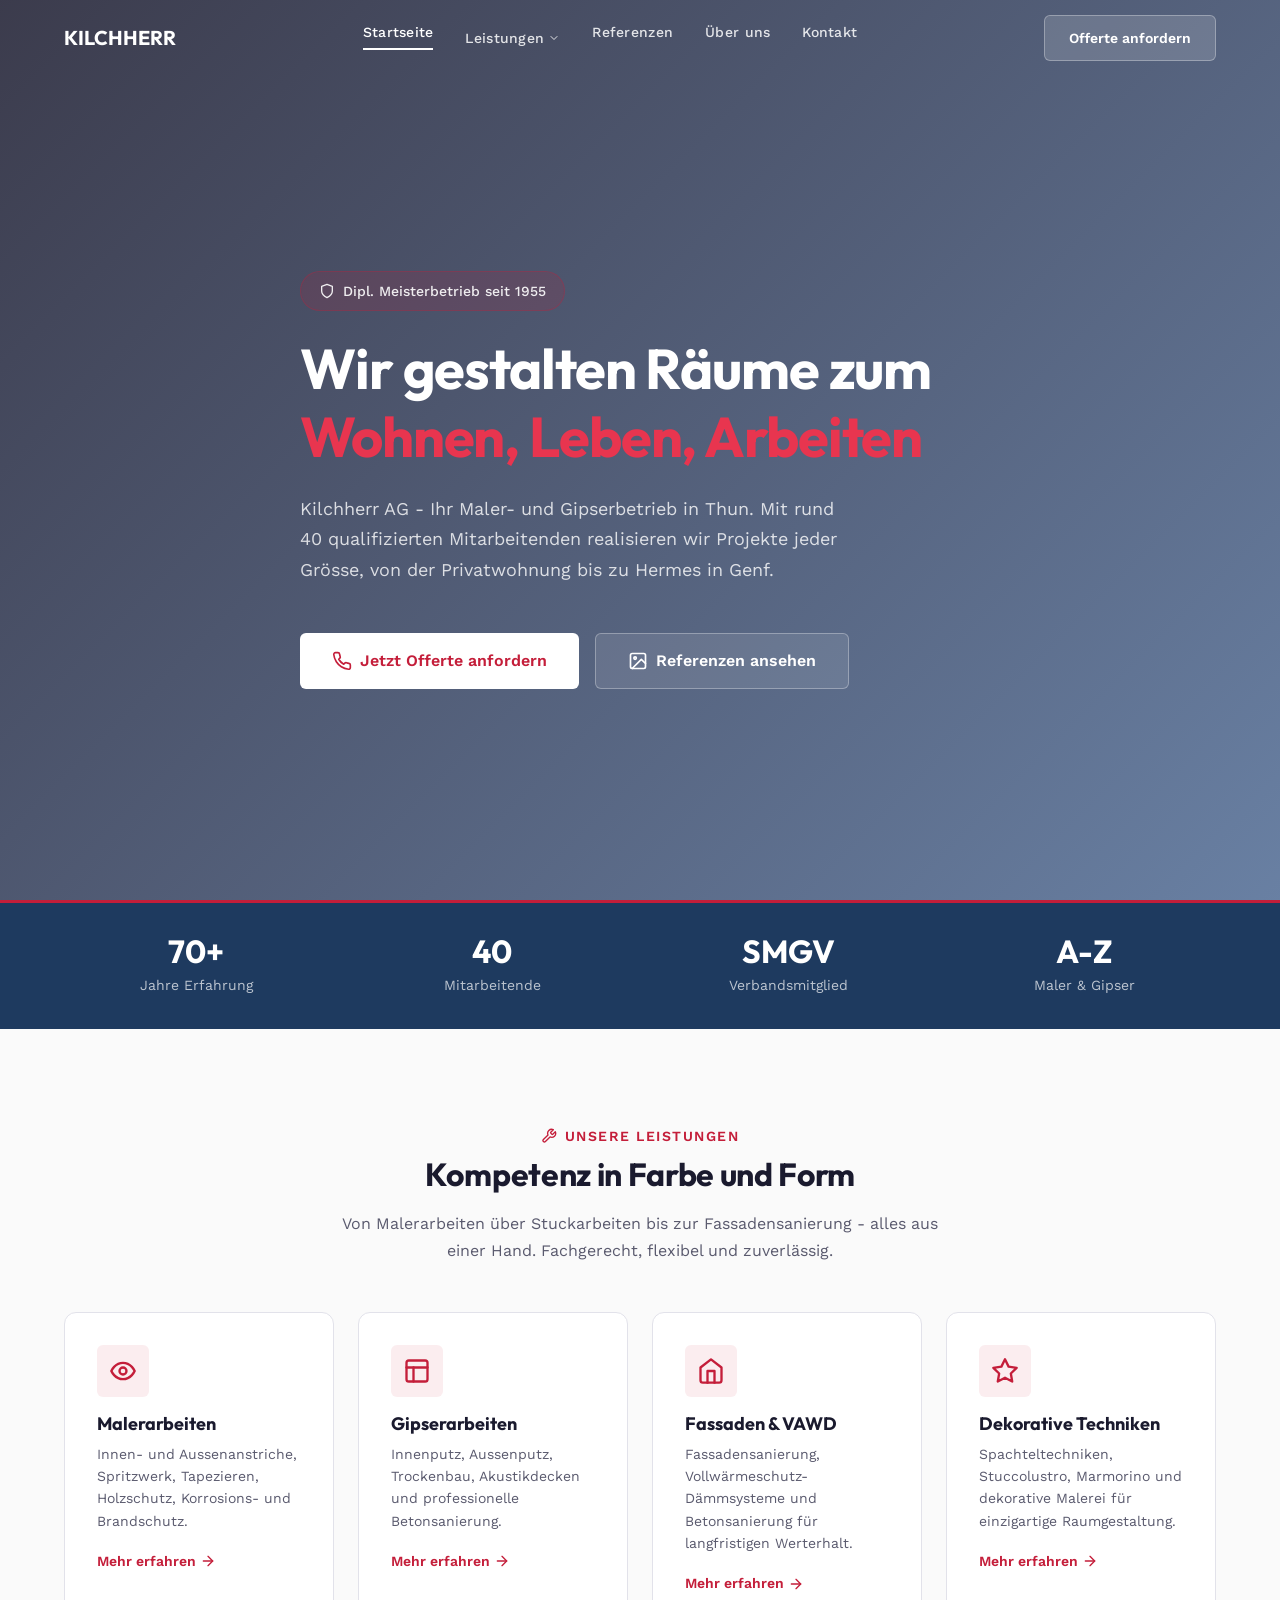
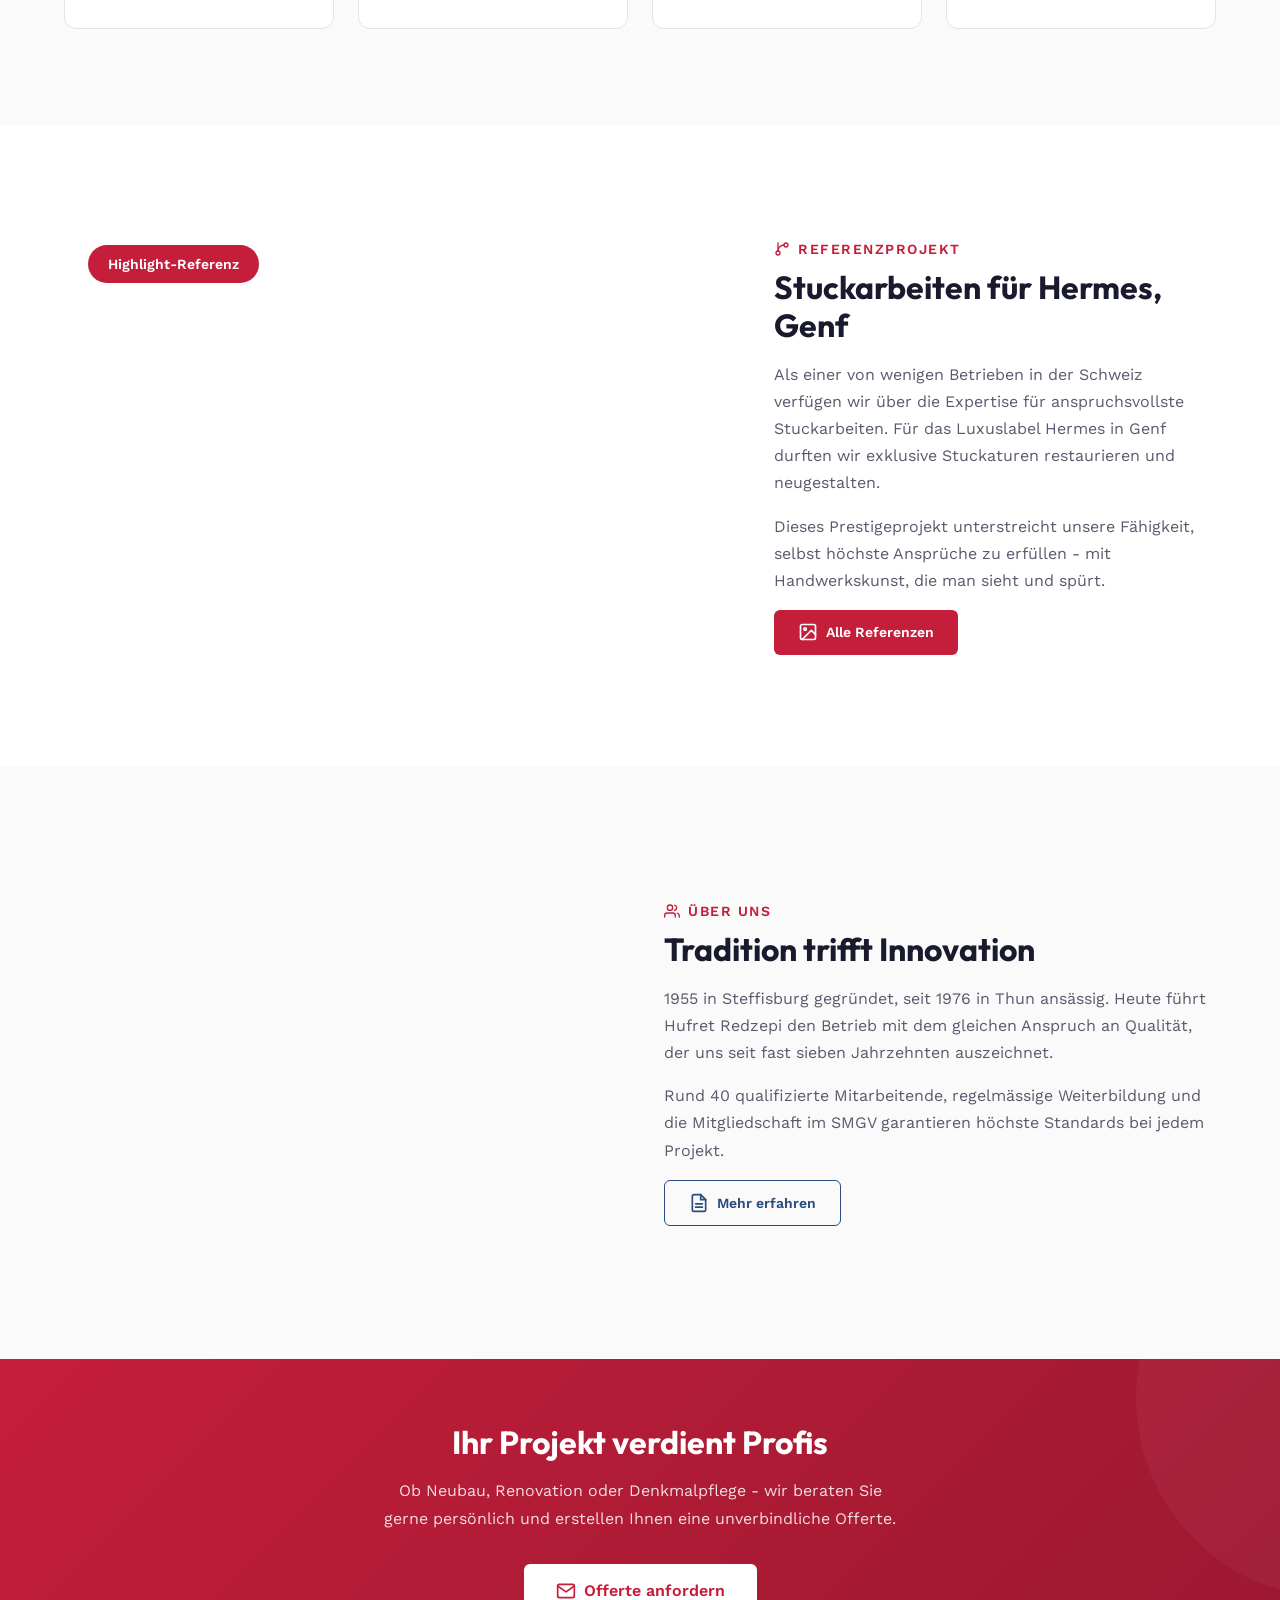
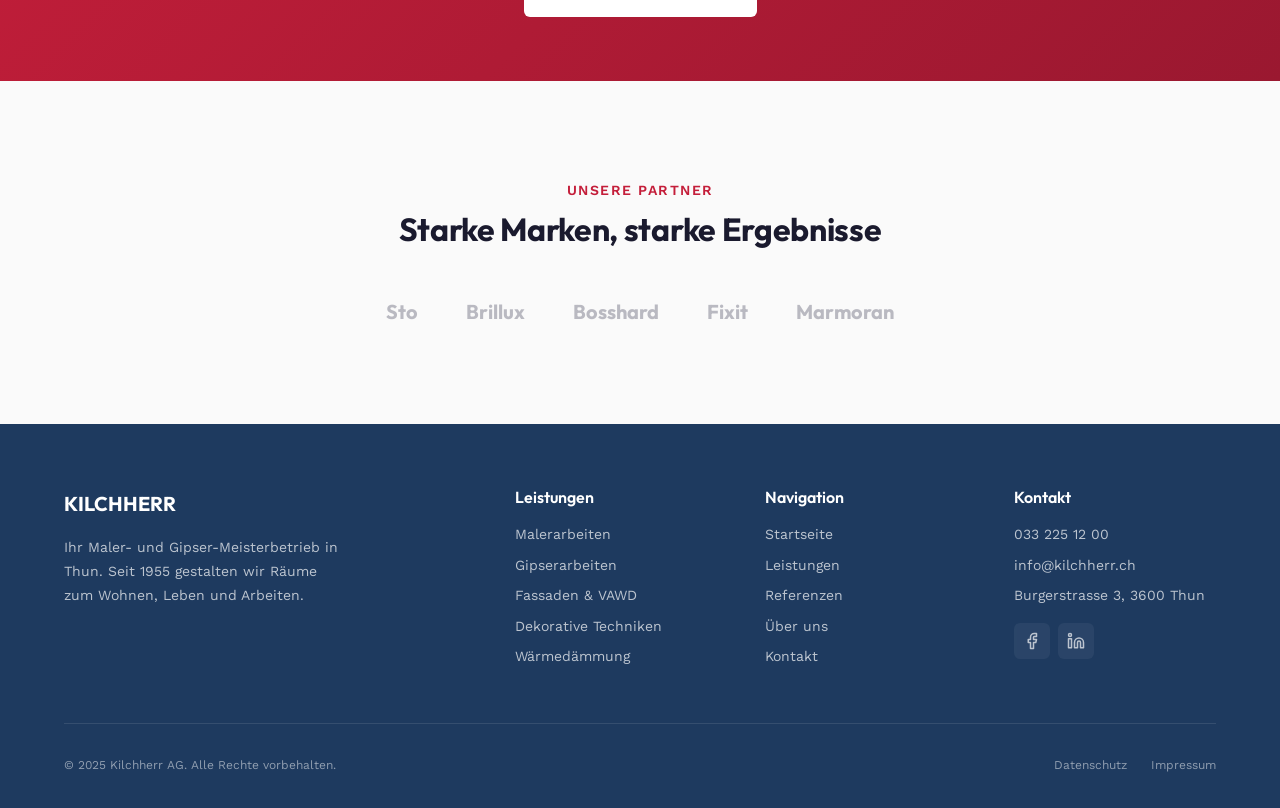
<file: index.html>
<!DOCTYPE html>
<html lang="de">
<head>
  <meta charset="UTF-8">
  <meta name="viewport" content="width=device-width, initial-scale=1.0">
  <title>Kilchherr AG Thun | Maler & Gipser seit 1955</title>
  <meta name="description" content="Kilchherr AG - Ihr Maler- und Gipserbetrieb in Thun. 40 Mitarbeitende, seit 1955. Malerarbeiten, Gipserarbeiten, Stuckarbeiten und Fassadensanierung.">
  <meta name="robots" content="index, follow">
  <link rel="canonical" href="https://kilchherr-redesign.pages.dev/">
  <meta property="og:title" content="Kilchherr AG Thun | Maler & Gipser seit 1955">
  <meta property="og:description" content="Dipl. Meisterbetrieb für Maler- und Gipserarbeiten in Thun. 40 qualifizierte Mitarbeitende, seit 1955.">
  <meta property="og:url" content="https://kilchherr-redesign.pages.dev/">
  <meta property="og:type" content="website">
  <meta property="og:locale" content="de_CH">
  <meta property="og:image" content="https://kilchherr.ch/.cm4all/uproc.php/0/Firmenlogo%20Kilchherr/Kilchherr_Maler_Gipser_Logo_rot.jpg">
  <link href="https://fonts.googleapis.com/css2?family=Outfit:wght@400;500;600;700;800&family=Work+Sans:wght@300;400;500;600&display=swap" rel="stylesheet">
  <link rel="stylesheet" href="style.css">
  <link rel="icon" type="image/svg+xml" href="data:image/svg+xml,<svg xmlns='http://www.w3.org/2000/svg' viewBox='0 0 32 32'><rect width='32' height='32' rx='6' fill='%23C41E3A'/><text x='50%25' y='55%25' text-anchor='middle' dominant-baseline='central' font-size='14' font-weight='bold' fill='white'>K</text></svg>">
  <script type="application/ld+json">
  {
    "@context": "https://schema.org",
    "@type": "HomeAndConstructionBusiness",
    "name": "Kilchherr AG",
    "url": "https://kilchherr-redesign.pages.dev",
    "telephone": "+41332251200",
    "email": "info@kilchherr.ch",
    "address": {
      "@type": "PostalAddress",
      "streetAddress": "Burgerstrasse 3",
      "addressLocality": "Thun",
      "postalCode": "3600",
      "addressRegion": "BE",
      "addressCountry": "CH"
    },
    "areaServed": ["Thun", "Bern", "Berner Oberland", "Steffisburg", "Spiez"],
    "foundingDate": "1955",
    "numberOfEmployees": "40",
    "description": "Dipl. Meisterbetrieb für Maler- und Gipserarbeiten in Thun. Seit 1955 gestalten wir Räume zum Wohnen, Leben und Arbeiten.",
    "memberOf": {
      "@type": "Organization",
      "name": "Schweizerischer Maler- und Gipserunternehmer-Verband (SMGV)"
    }
  }
  </script>
</head>
<body>

  <!-- HEADER -->
  <header class="site-header" id="header">
    <div class="container header-inner">
      <a href="index.html" class="logo">
        <span class="logo-text">KILCHHERR</span>
      </a>
      <nav class="main-nav" id="mainNav" aria-label="Hauptnavigation">
        <ul>
          <li><a href="index.html" class="active">Startseite</a></li>
          <li class="nav-item">
            <a href="leistungen.html">Leistungen <svg width="12" height="12" viewBox="0 0 24 24" fill="none" stroke="currentColor" stroke-width="2" stroke-linecap="round" stroke-linejoin="round"><path d="M6 9l6 6 6-6"/></svg></a>
            <div class="nav-dropdown">
              <a href="leistungen/malerarbeiten.html">Malerarbeiten</a>
              <a href="leistungen/gipserarbeiten.html">Gipserarbeiten</a>
              <a href="leistungen/fassaden.html">Fassaden &amp; VAWD</a>
              <a href="leistungen/dekorative-techniken.html">Dekorative Techniken</a>
              <a href="leistungen/waermedaemmung.html">Wärmedämmung</a>
            </div>
          </li>
          <li><a href="referenzen.html">Referenzen</a></li>
          <li><a href="ueber-uns.html">Über uns</a></li>
          <li><a href="kontakt.html">Kontakt</a></li>
        </ul>
      </nav>
      <div class="header-cta">
        <a href="kontakt.html" class="btn btn-primary">Offerte anfordern</a>
      </div>
      <button class="mobile-toggle" id="mobileToggle" aria-label="Menu öffnen">
        <span></span><span></span><span></span>
      </button>
    </div>
  </header>

  <!-- HERO -->
  <section class="hero">
    <div class="hero-bg" style="background-image: url('https://images.unsplash.com/photo-1562259929-b4e1fd3aef09?w=1600&q=80');"></div>
    <div class="container">
      <div class="hero-content">
        <span class="hero-badge">
          <svg width="16" height="16" viewBox="0 0 24 24" fill="none" stroke="currentColor" stroke-width="2" stroke-linecap="round" stroke-linejoin="round"><path d="M12 22s8-4 8-10V5l-8-3-8 3v7c0 6 8 10 8 10z"/></svg>
          Dipl. Meisterbetrieb seit 1955
        </span>
        <h1>Wir gestalten Räume zum <span class="highlight">Wohnen, Leben, Arbeiten</span></h1>
        <p class="hero-subtitle">Kilchherr AG - Ihr Maler- und Gipserbetrieb in Thun. Mit rund 40 qualifizierten Mitarbeitenden realisieren wir Projekte jeder Grösse, von der Privatwohnung bis zu Hermes in Genf.</p>
        <div class="hero-buttons">
          <a href="kontakt.html" class="btn btn-white btn-lg">
            <svg width="20" height="20" viewBox="0 0 24 24" fill="none" stroke="currentColor" stroke-width="2" stroke-linecap="round" stroke-linejoin="round"><path d="M22 16.92v3a2 2 0 01-2.18 2 19.79 19.79 0 01-8.63-3.07 19.5 19.5 0 01-6-6 19.79 19.79 0 01-3.07-8.67A2 2 0 014.11 2h3a2 2 0 012 1.72c.127.96.361 1.903.7 2.81a2 2 0 01-.45 2.11L8.09 9.91a16 16 0 006 6l1.27-1.27a2 2 0 012.11-.45c.907.339 1.85.573 2.81.7A2 2 0 0122 16.92z"/></svg>
            Jetzt Offerte anfordern
          </a>
          <a href="referenzen.html" class="btn btn-ghost btn-lg">
            <svg width="20" height="20" viewBox="0 0 24 24" fill="none" stroke="currentColor" stroke-width="2" stroke-linecap="round" stroke-linejoin="round"><rect x="3" y="3" width="18" height="18" rx="2" ry="2"/><circle cx="8.5" cy="8.5" r="1.5"/><polyline points="21 15 16 10 5 21"/></svg>
            Referenzen ansehen
          </a>
        </div>
      </div>
    </div>
  </section>

  <!-- STATS BAR -->
  <section class="stats-bar">
    <div class="container">
      <div class="stats-grid">
        <div class="stat-item">
          <h3>70+</h3>
          <p>Jahre Erfahrung</p>
        </div>
        <div class="stat-item">
          <h3>40</h3>
          <p>Mitarbeitende</p>
        </div>
        <div class="stat-item">
          <h3>SMGV</h3>
          <p>Verbandsmitglied</p>
        </div>
        <div class="stat-item">
          <h3>A-Z</h3>
          <p>Maler &amp; Gipser</p>
        </div>
      </div>
    </div>
  </section>

  <!-- LEISTUNGEN -->
  <section class="section" id="leistungen">
    <div class="container">
      <div class="section-header">
        <span class="section-label">
          <svg width="16" height="16" viewBox="0 0 24 24" fill="none" stroke="currentColor" stroke-width="2" stroke-linecap="round" stroke-linejoin="round"><path d="M14.7 6.3a1 1 0 000 1.4l1.6 1.6a1 1 0 001.4 0l3.77-3.77a6 6 0 01-7.94 7.94l-6.91 6.91a2.12 2.12 0 01-3-3l6.91-6.91a6 6 0 017.94-7.94l-3.76 3.76z"/></svg>
          Unsere Leistungen
        </span>
        <h2>Kompetenz in Farbe und Form</h2>
        <p>Von Malerarbeiten über Stuckarbeiten bis zur Fassadensanierung - alles aus einer Hand. Fachgerecht, flexibel und zuverlässig.</p>
      </div>
      <div class="feature-grid">
        <div class="feature-card">
          <div class="feature-icon">
            <svg width="28" height="28" viewBox="0 0 24 24" fill="none" stroke="currentColor" stroke-width="2" stroke-linecap="round" stroke-linejoin="round"><path d="M2 12s3-7 10-7 10 7 10 7-3 7-10 7-10-7-10-7z"/><circle cx="12" cy="12" r="3"/></svg>
          </div>
          <h3>Malerarbeiten</h3>
          <p>Innen- und Aussenanstriche, Spritzwerk, Tapezieren, Holzschutz, Korrosions- und Brandschutz.</p>
          <a href="leistungen/malerarbeiten.html" class="card-link">Mehr erfahren <svg width="16" height="16" viewBox="0 0 24 24" fill="none" stroke="currentColor" stroke-width="2" stroke-linecap="round" stroke-linejoin="round"><path d="M5 12h14"/><path d="M12 5l7 7-7 7"/></svg></a>
        </div>
        <div class="feature-card">
          <div class="feature-icon">
            <svg width="28" height="28" viewBox="0 0 24 24" fill="none" stroke="currentColor" stroke-width="2" stroke-linecap="round" stroke-linejoin="round"><rect x="3" y="3" width="18" height="18" rx="2"/><path d="M3 9h18"/><path d="M9 21V9"/></svg>
          </div>
          <h3>Gipserarbeiten</h3>
          <p>Innenputz, Aussenputz, Trockenbau, Akustikdecken und professionelle Betonsanierung.</p>
          <a href="leistungen/gipserarbeiten.html" class="card-link">Mehr erfahren <svg width="16" height="16" viewBox="0 0 24 24" fill="none" stroke="currentColor" stroke-width="2" stroke-linecap="round" stroke-linejoin="round"><path d="M5 12h14"/><path d="M12 5l7 7-7 7"/></svg></a>
        </div>
        <div class="feature-card">
          <div class="feature-icon">
            <svg width="28" height="28" viewBox="0 0 24 24" fill="none" stroke="currentColor" stroke-width="2" stroke-linecap="round" stroke-linejoin="round"><path d="M3 9l9-7 9 7v11a2 2 0 01-2 2H5a2 2 0 01-2-2z"/><polyline points="9 22 9 12 15 12 15 22"/></svg>
          </div>
          <h3>Fassaden &amp; VAWD</h3>
          <p>Fassadensanierung, Vollwärmeschutz-Dämmsysteme und Betonsanierung für langfristigen Werterhalt.</p>
          <a href="leistungen/fassaden.html" class="card-link">Mehr erfahren <svg width="16" height="16" viewBox="0 0 24 24" fill="none" stroke="currentColor" stroke-width="2" stroke-linecap="round" stroke-linejoin="round"><path d="M5 12h14"/><path d="M12 5l7 7-7 7"/></svg></a>
        </div>
        <div class="feature-card">
          <div class="feature-icon">
            <svg width="28" height="28" viewBox="0 0 24 24" fill="none" stroke="currentColor" stroke-width="2" stroke-linecap="round" stroke-linejoin="round"><polygon points="12 2 15.09 8.26 22 9.27 17 14.14 18.18 21.02 12 17.77 5.82 21.02 7 14.14 2 9.27 8.91 8.26 12 2"/></svg>
          </div>
          <h3>Dekorative Techniken</h3>
          <p>Spachteltechniken, Stuccolustro, Marmorino und dekorative Malerei für einzigartige Raumgestaltung.</p>
          <a href="leistungen/dekorative-techniken.html" class="card-link">Mehr erfahren <svg width="16" height="16" viewBox="0 0 24 24" fill="none" stroke="currentColor" stroke-width="2" stroke-linecap="round" stroke-linejoin="round"><path d="M5 12h14"/><path d="M12 5l7 7-7 7"/></svg></a>
        </div>
      </div>
    </div>
  </section>

  <!-- HIGHLIGHT: HERMES -->
  <section class="section section-alt">
    <div class="container">
      <div class="highlight-project">
        <div class="highlight-img" style="background-image: url('https://images.unsplash.com/photo-1600585152220-90363fe7e115?w=1200&q=80');">
          <span class="highlight-badge">Highlight-Referenz</span>
        </div>
        <div class="highlight-content">
          <span class="section-label">
            <svg width="16" height="16" viewBox="0 0 24 24" fill="none" stroke="currentColor" stroke-width="2" stroke-linecap="round" stroke-linejoin="round"><path d="M6 3v12"/><path d="M18 9a3 3 0 100-6 3 3 0 000 6z"/><path d="M6 21a3 3 0 100-6 3 3 0 000 6z"/><path d="M15 6a9 9 0 00-9 9"/></svg>
            Referenzprojekt
          </span>
          <h2>Stuckarbeiten für Hermes, Genf</h2>
          <p>Als einer von wenigen Betrieben in der Schweiz verfügen wir über die Expertise für anspruchsvollste Stuckarbeiten. Für das Luxuslabel Hermes in Genf durften wir exklusive Stuckaturen restaurieren und neugestalten.</p>
          <p>Dieses Prestigeprojekt unterstreicht unsere Fähigkeit, selbst höchste Ansprüche zu erfüllen - mit Handwerkskunst, die man sieht und spürt.</p>
          <a href="referenzen.html" class="btn btn-primary">
            <svg width="20" height="20" viewBox="0 0 24 24" fill="none" stroke="currentColor" stroke-width="2" stroke-linecap="round" stroke-linejoin="round"><rect x="3" y="3" width="18" height="18" rx="2" ry="2"/><circle cx="8.5" cy="8.5" r="1.5"/><polyline points="21 15 16 10 5 21"/></svg>
            Alle Referenzen
          </a>
        </div>
      </div>
    </div>
  </section>

  <!-- UEBER UNS -->
  <section class="section">
    <div class="container">
      <div class="text-image reversed">
        <div class="text-image-content">
          <span class="section-label">
            <svg width="16" height="16" viewBox="0 0 24 24" fill="none" stroke="currentColor" stroke-width="2" stroke-linecap="round" stroke-linejoin="round"><path d="M17 21v-2a4 4 0 00-4-4H5a4 4 0 00-4 4v2"/><circle cx="9" cy="7" r="4"/><path d="M23 21v-2a4 4 0 00-3-3.87"/><path d="M16 3.13a4 4 0 010 7.75"/></svg>
            Über uns
          </span>
          <h2>Tradition trifft Innovation</h2>
          <p>1955 in Steffisburg gegründet, seit 1976 in Thun ansässig. Heute führt Hufret Redzepi den Betrieb mit dem gleichen Anspruch an Qualität, der uns seit fast sieben Jahrzehnten auszeichnet.</p>
          <p>Rund 40 qualifizierte Mitarbeitende, regelmässige Weiterbildung und die Mitgliedschaft im SMGV garantieren höchste Standards bei jedem Projekt.</p>
          <a href="ueber-uns.html" class="btn btn-outline">
            <svg width="20" height="20" viewBox="0 0 24 24" fill="none" stroke="currentColor" stroke-width="2" stroke-linecap="round" stroke-linejoin="round"><path d="M14 2H6a2 2 0 00-2 2v16a2 2 0 002 2h12a2 2 0 002-2V8z"/><polyline points="14 2 14 8 20 8"/><line x1="16" y1="13" x2="8" y2="13"/><line x1="16" y1="17" x2="8" y2="17"/></svg>
            Mehr erfahren
          </a>
        </div>
        <div class="text-image-visual" style="background-image: url('https://images.unsplash.com/photo-1581578731548-c64695cc6952?w=800&q=80');"></div>
      </div>
    </div>
  </section>

  <!-- CTA -->
  <section class="cta-banner">
    <div class="container">
      <h2>Ihr Projekt verdient Profis</h2>
      <p>Ob Neubau, Renovation oder Denkmalpflege - wir beraten Sie gerne persönlich und erstellen Ihnen eine unverbindliche Offerte.</p>
      <a href="kontakt.html" class="btn btn-white btn-lg">
        <svg width="20" height="20" viewBox="0 0 24 24" fill="none" stroke="currentColor" stroke-width="2" stroke-linecap="round" stroke-linejoin="round"><path d="M4 4h16c1.1 0 2 .9 2 2v12c0 1.1-.9 2-2 2H4c-1.1 0-2-.9-2-2V6c0-1.1.9-2 2-2z"/><polyline points="22,6 12,13 2,6"/></svg>
        Offerte anfordern
      </a>
    </div>
  </section>

  <!-- PARTNER -->
  <section class="section">
    <div class="container">
      <div class="section-header">
        <span class="section-label">Unsere Partner</span>
        <h2>Starke Marken, starke Ergebnisse</h2>
      </div>
      <div class="partner-logos">
        <span class="partner-logo">Sto</span>
        <span class="partner-logo">Brillux</span>
        <span class="partner-logo">Bosshard</span>
        <span class="partner-logo">Fixit</span>
        <span class="partner-logo">Marmoran</span>
      </div>
    </div>
  </section>

  <!-- FOOTER -->
  <footer class="site-footer">
    <div class="container">
      <div class="footer-grid">
        <div class="footer-brand">
          <span class="logo-text" style="color:#fff; font-size:1.25rem;">KILCHHERR</span>
          <p>Ihr Maler- und Gipser-Meisterbetrieb in Thun. Seit 1955 gestalten wir Räume zum Wohnen, Leben und Arbeiten.</p>
        </div>
        <div class="footer-col">
          <h4>Leistungen</h4>
          <a href="leistungen/malerarbeiten.html">Malerarbeiten</a>
          <a href="leistungen/gipserarbeiten.html">Gipserarbeiten</a>
          <a href="leistungen/fassaden.html">Fassaden &amp; VAWD</a>
          <a href="leistungen/dekorative-techniken.html">Dekorative Techniken</a>
          <a href="leistungen/waermedaemmung.html">Wärmedämmung</a>
        </div>
        <div class="footer-col">
          <h4>Navigation</h4>
          <a href="index.html">Startseite</a>
          <a href="leistungen.html">Leistungen</a>
          <a href="referenzen.html">Referenzen</a>
          <a href="ueber-uns.html">Über uns</a>
          <a href="kontakt.html">Kontakt</a>
        </div>
        <div class="footer-col">
          <h4>Kontakt</h4>
          <a href="tel:+41332251200">033 225 12 00</a>
          <a href="mailto:info@kilchherr.ch">info@kilchherr.ch</a>
          <a href="kontakt.html">Burgerstrasse 3, 3600 Thun</a>
          <div class="social-links">
            <a href="https://www.facebook.com/Kilchherr-AG-seit-1955-Gipser-und-Malerwerkst%C3%A4tten-110368171089704" aria-label="Facebook">
              <svg width="18" height="18" viewBox="0 0 24 24" fill="none" stroke="currentColor" stroke-width="2" stroke-linecap="round" stroke-linejoin="round"><path d="M18 2h-3a5 5 0 00-5 5v3H7v4h3v8h4v-8h3l1-4h-4V7a1 1 0 011-1h3z"/></svg>
            </a>
            <a href="https://www.linkedin.com/in/ralf-norgel-03962999/" aria-label="LinkedIn">
              <svg width="18" height="18" viewBox="0 0 24 24" fill="none" stroke="currentColor" stroke-width="2" stroke-linecap="round" stroke-linejoin="round"><path d="M16 8a6 6 0 016 6v7h-4v-7a2 2 0 00-2-2 2 2 0 00-2 2v7h-4v-7a6 6 0 016-6z"/><rect x="2" y="9" width="4" height="12"/><circle cx="4" cy="4" r="2"/></svg>
            </a>
          </div>
        </div>
      </div>
      <div class="footer-bottom">
        <p>&copy; 2025 Kilchherr AG. Alle Rechte vorbehalten.</p>
        <div class="legal-links">
          <a href="#">Datenschutz</a>
          <a href="#">Impressum</a>
        </div>
      </div>
    </div>
  </footer>

  <script>
    document.getElementById('mobileToggle').addEventListener('click', function() {
      document.getElementById('mainNav').classList.toggle('active');
    });
    window.addEventListener('scroll', function() {
      document.getElementById('header').classList.toggle('scrolled', window.scrollY > 20);
    });
  </script>
</body>
</html>
</file>
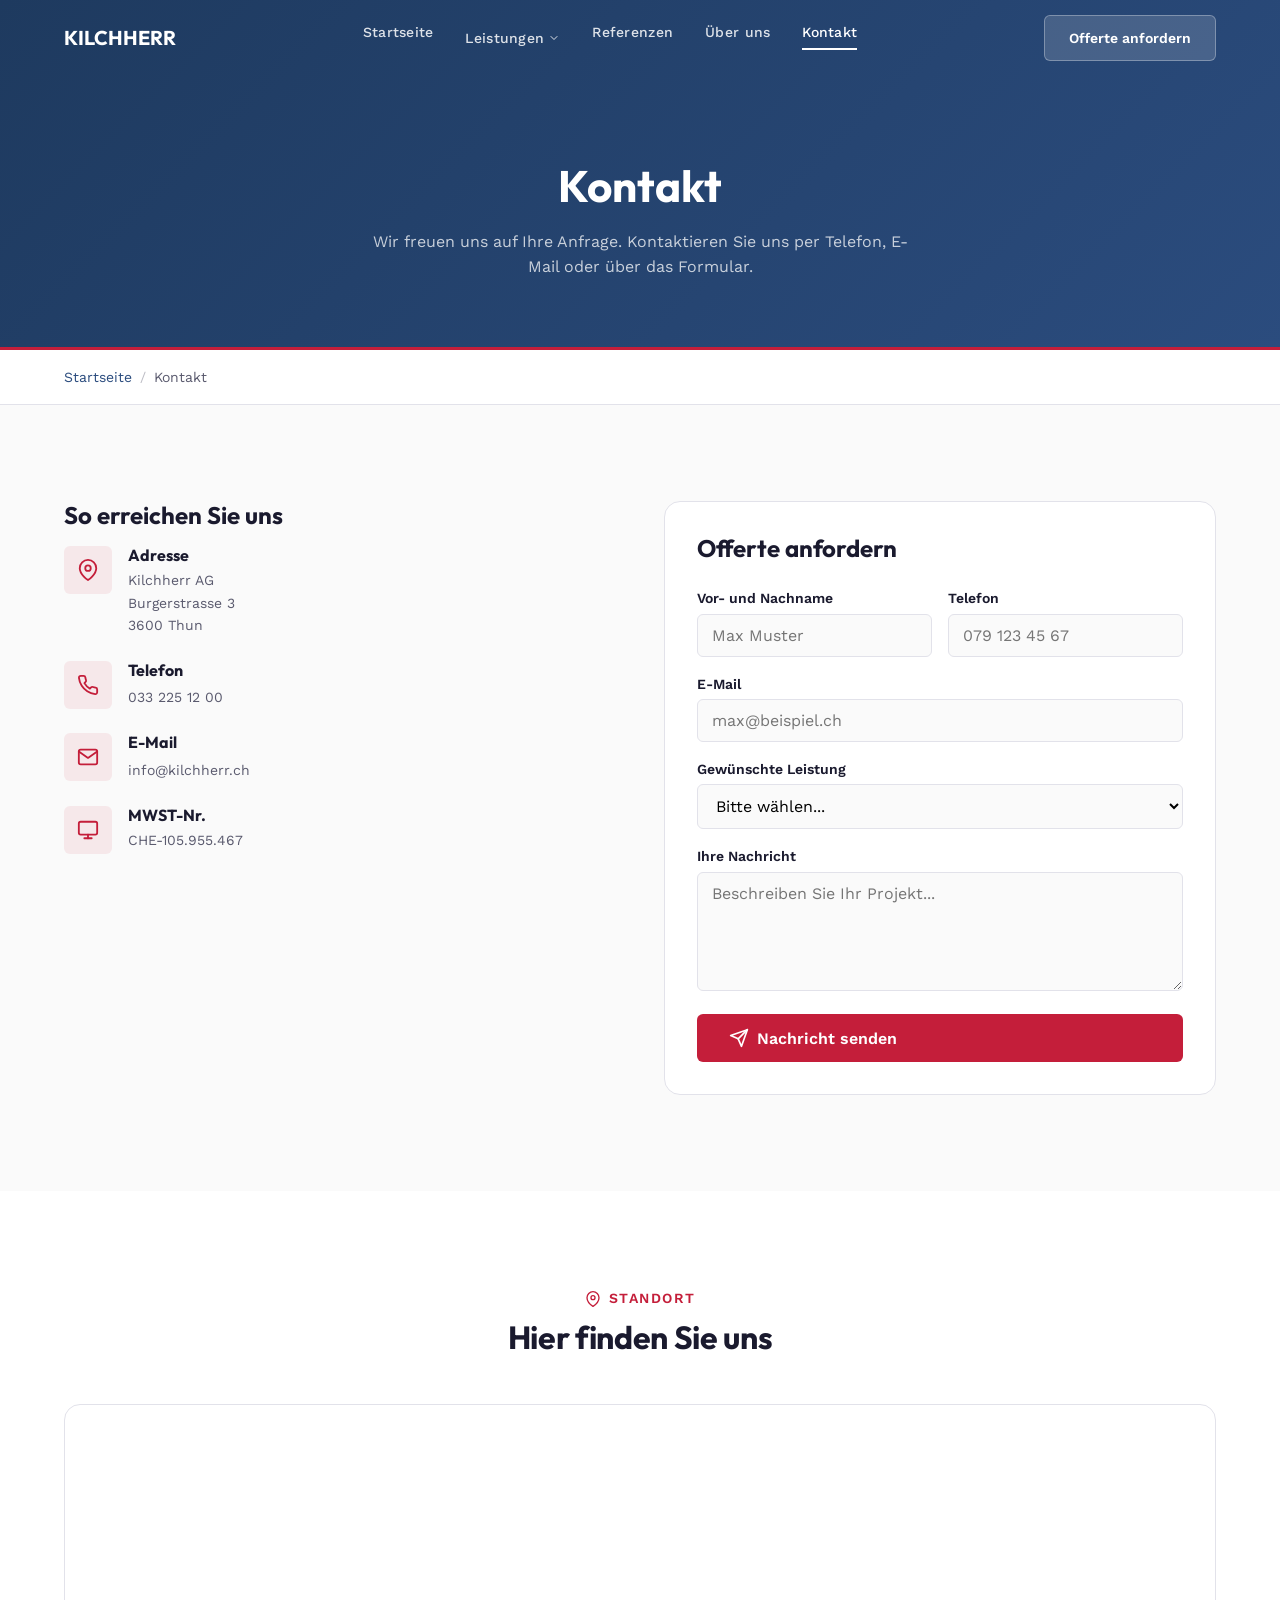
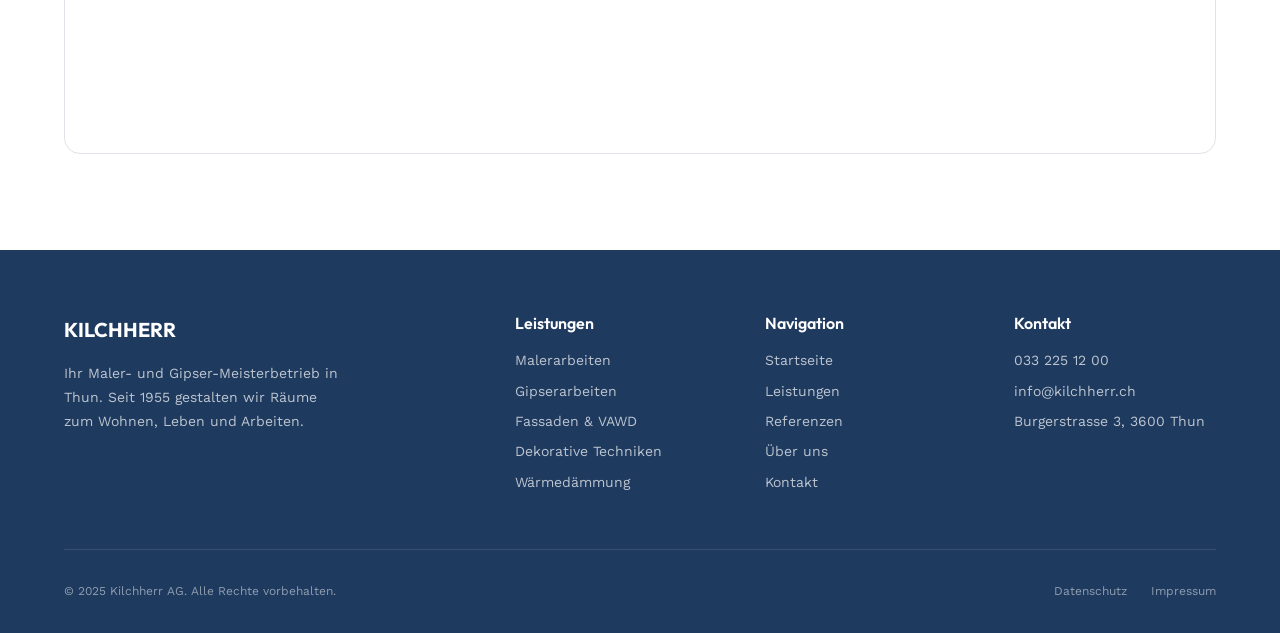
<file: kontakt.html>
<!DOCTYPE html>
<html lang="de">
<head>
  <meta charset="UTF-8">
  <meta name="viewport" content="width=device-width, initial-scale=1.0">
  <title>Kontakt | Kilchherr AG Thun - Maler & Gipser</title>
  <meta name="description" content="Kontaktieren Sie die Kilchherr AG in Thun. Telefon 033 225 12 00, info@kilchherr.ch. Burgerstrasse 3, 3600 Thun. Offerte anfordern.">
  <meta name="robots" content="index, follow">
  <link rel="canonical" href="https://kilchherr-redesign.pages.dev/kontakt.html">
  <meta property="og:title" content="Kontakt | Kilchherr AG Thun">
  <meta property="og:description" content="Kontaktieren Sie uns: 033 225 12 00 oder info@kilchherr.ch. Burgerstrasse 3, 3600 Thun.">
  <meta property="og:url" content="https://kilchherr-redesign.pages.dev/kontakt.html">
  <meta property="og:type" content="website">
  <meta property="og:locale" content="de_CH">
  <link href="https://fonts.googleapis.com/css2?family=Outfit:wght@400;500;600;700;800&family=Work+Sans:wght@300;400;500;600&display=swap" rel="stylesheet">
  <link rel="stylesheet" href="style.css">
  <link rel="icon" type="image/svg+xml" href="data:image/svg+xml,<svg xmlns='http://www.w3.org/2000/svg' viewBox='0 0 32 32'><rect width='32' height='32' rx='6' fill='%23C41E3A'/><text x='50%25' y='55%25' text-anchor='middle' dominant-baseline='central' font-size='14' font-weight='bold' fill='white'>K</text></svg>">
  <script type="application/ld+json">
  {
    "@context": "https://schema.org",
    "@type": "HomeAndConstructionBusiness",
    "name": "Kilchherr AG",
    "url": "https://kilchherr-redesign.pages.dev",
    "telephone": "+41332251200",
    "email": "info@kilchherr.ch",
    "address": {
      "@type": "PostalAddress",
      "streetAddress": "Burgerstrasse 3",
      "addressLocality": "Thun",
      "postalCode": "3600",
      "addressRegion": "BE",
      "addressCountry": "CH"
    },
    "areaServed": ["Thun", "Bern", "Berner Oberland", "Steffisburg", "Spiez"],
    "foundingDate": "1955",
    "numberOfEmployees": "40"
  }
  </script>
</head>
<body>
  <header class="site-header scrolled" id="header">
    <div class="container header-inner">
      <a href="index.html" class="logo"><span class="logo-text">KILCHHERR</span></a>
      <nav class="main-nav" id="mainNav" aria-label="Hauptnavigation">
        <ul>
          <li><a href="index.html">Startseite</a></li>
          <li class="nav-item"><a href="leistungen.html">Leistungen <svg width="12" height="12" viewBox="0 0 24 24" fill="none" stroke="currentColor" stroke-width="2" stroke-linecap="round" stroke-linejoin="round"><path d="M6 9l6 6 6-6"/></svg></a>
            <div class="nav-dropdown"><a href="leistungen/malerarbeiten.html">Malerarbeiten</a><a href="leistungen/gipserarbeiten.html">Gipserarbeiten</a><a href="leistungen/fassaden.html">Fassaden &amp; VAWD</a><a href="leistungen/dekorative-techniken.html">Dekorative Techniken</a><a href="leistungen/waermedaemmung.html">Wärmedämmung</a></div>
          </li>
          <li><a href="referenzen.html">Referenzen</a></li>
          <li><a href="ueber-uns.html">Über uns</a></li>
          <li><a href="kontakt.html" class="active">Kontakt</a></li>
        </ul>
      </nav>
      <div class="header-cta"><a href="kontakt.html" class="btn btn-primary">Offerte anfordern</a></div>
      <button class="mobile-toggle" id="mobileToggle" aria-label="Menu öffnen"><span></span><span></span><span></span></button>
    </div>
  </header>

  <section class="page-header">
    <div class="container">
      <h1>Kontakt</h1>
      <p>Wir freuen uns auf Ihre Anfrage. Kontaktieren Sie uns per Telefon, E-Mail oder über das Formular.</p>
    </div>
  </section>

  <nav class="breadcrumbs"><div class="container"><ol class="breadcrumbs-list"><li><a href="index.html">Startseite</a></li><li class="breadcrumbs-sep">/</li><li>Kontakt</li></ol></div></nav>

  <section class="section">
    <div class="container">
      <div class="contact-grid">
        <div class="contact-info">
          <h3>So erreichen Sie uns</h3>
          <div class="contact-item">
            <div class="contact-item-icon">
              <svg width="22" height="22" viewBox="0 0 24 24" fill="none" stroke="currentColor" stroke-width="2" stroke-linecap="round" stroke-linejoin="round"><path d="M21 10c0 7-9 13-9 13s-9-6-9-13a9 9 0 0118 0z"/><circle cx="12" cy="10" r="3"/></svg>
            </div>
            <div class="contact-item-text">
              <h4>Adresse</h4>
              <p>Kilchherr AG<br>Burgerstrasse 3<br>3600 Thun</p>
            </div>
          </div>
          <div class="contact-item">
            <div class="contact-item-icon">
              <svg width="22" height="22" viewBox="0 0 24 24" fill="none" stroke="currentColor" stroke-width="2" stroke-linecap="round" stroke-linejoin="round"><path d="M22 16.92v3a2 2 0 01-2.18 2 19.79 19.79 0 01-8.63-3.07 19.5 19.5 0 01-6-6 19.79 19.79 0 01-3.07-8.67A2 2 0 014.11 2h3a2 2 0 012 1.72c.127.96.361 1.903.7 2.81a2 2 0 01-.45 2.11L8.09 9.91a16 16 0 006 6l1.27-1.27a2 2 0 012.11-.45c.907.339 1.85.573 2.81.7A2 2 0 0122 16.92z"/></svg>
            </div>
            <div class="contact-item-text">
              <h4>Telefon</h4>
              <a href="tel:+41332251200">033 225 12 00</a>
            </div>
          </div>
          <div class="contact-item">
            <div class="contact-item-icon">
              <svg width="22" height="22" viewBox="0 0 24 24" fill="none" stroke="currentColor" stroke-width="2" stroke-linecap="round" stroke-linejoin="round"><path d="M4 4h16c1.1 0 2 .9 2 2v12c0 1.1-.9 2-2 2H4c-1.1 0-2-.9-2-2V6c0-1.1.9-2 2-2z"/><polyline points="22,6 12,13 2,6"/></svg>
            </div>
            <div class="contact-item-text">
              <h4>E-Mail</h4>
              <a href="mailto:info@kilchherr.ch">info@kilchherr.ch</a>
            </div>
          </div>
          <div class="contact-item">
            <div class="contact-item-icon">
              <svg width="22" height="22" viewBox="0 0 24 24" fill="none" stroke="currentColor" stroke-width="2" stroke-linecap="round" stroke-linejoin="round"><rect x="2" y="3" width="20" height="14" rx="2"/><line x1="8" y1="21" x2="16" y2="21"/><line x1="12" y1="17" x2="12" y2="21"/></svg>
            </div>
            <div class="contact-item-text">
              <h4>MWST-Nr.</h4>
              <p>CHE-105.955.467</p>
            </div>
          </div>
        </div>
        <div class="contact-form">
          <h3>Offerte anfordern</h3>
          <form>
            <div class="form-row">
              <div class="form-group">
                <label for="name">Vor- und Nachname</label>
                <input type="text" id="name" name="name" placeholder="Max Muster" required>
              </div>
              <div class="form-group">
                <label for="phone">Telefon</label>
                <input type="tel" id="phone" name="phone" placeholder="079 123 45 67">
              </div>
            </div>
            <div class="form-group">
              <label for="email">E-Mail</label>
              <input type="email" id="email" name="email" placeholder="max@beispiel.ch" required>
            </div>
            <div class="form-group">
              <label for="service">Gewünschte Leistung</label>
              <select id="service" name="service">
                <option value="">Bitte wählen...</option>
                <option value="malerarbeiten">Malerarbeiten</option>
                <option value="gipserarbeiten">Gipserarbeiten</option>
                <option value="fassaden">Fassaden &amp; VAWD</option>
                <option value="dekorative">Dekorative Techniken</option>
                <option value="wärmedämmung">Wärmedämmung</option>
                <option value="anderes">Anderes</option>
              </select>
            </div>
            <div class="form-group">
              <label for="message">Ihre Nachricht</label>
              <textarea id="message" name="message" rows="5" placeholder="Beschreiben Sie Ihr Projekt..."></textarea>
            </div>
            <button type="submit" class="btn btn-primary btn-lg" style="width:100%;">
              <svg width="20" height="20" viewBox="0 0 24 24" fill="none" stroke="currentColor" stroke-width="2" stroke-linecap="round" stroke-linejoin="round"><line x1="22" y1="2" x2="11" y2="13"/><polygon points="22 2 15 22 11 13 2 9 22 2"/></svg>
              Nachricht senden
            </button>
          </form>
        </div>
      </div>
    </div>
  </section>

  <!-- MAP -->
  <section class="section section-alt">
    <div class="container">
      <div class="section-header">
        <span class="section-label">
          <svg width="16" height="16" viewBox="0 0 24 24" fill="none" stroke="currentColor" stroke-width="2" stroke-linecap="round" stroke-linejoin="round"><path d="M21 10c0 7-9 13-9 13s-9-6-9-13a9 9 0 0118 0z"/><circle cx="12" cy="10" r="3"/></svg>
          Standort
        </span>
        <h2>Hier finden Sie uns</h2>
      </div>
      <div class="map-container">
        <iframe src="https://www.google.com/maps/embed?pb=!1m18!1m12!1m3!1d2719.5!2d7.627!3d46.752!2m3!1f0!2f0!3f0!3m2!1i1024!2i768!4f13.1!3m3!1m2!1s0x0%3A0x0!2sBurgerstrasse+3%2C+3600+Thun!5e0!3m2!1sde!2sch!4v1" allowfullscreen loading="lazy" title="Standort Kilchherr AG, Burgerstrasse 3, 3600 Thun"></iframe>
      </div>
    </div>
  </section>

  <footer class="site-footer">
    <div class="container">
      <div class="footer-grid">
        <div class="footer-brand"><span class="logo-text" style="color:#fff; font-size:1.25rem;">KILCHHERR</span><p>Ihr Maler- und Gipser-Meisterbetrieb in Thun. Seit 1955 gestalten wir Räume zum Wohnen, Leben und Arbeiten.</p></div>
        <div class="footer-col"><h4>Leistungen</h4><a href="leistungen/malerarbeiten.html">Malerarbeiten</a><a href="leistungen/gipserarbeiten.html">Gipserarbeiten</a><a href="leistungen/fassaden.html">Fassaden &amp; VAWD</a><a href="leistungen/dekorative-techniken.html">Dekorative Techniken</a><a href="leistungen/waermedaemmung.html">Wärmedämmung</a></div>
        <div class="footer-col"><h4>Navigation</h4><a href="index.html">Startseite</a><a href="leistungen.html">Leistungen</a><a href="referenzen.html">Referenzen</a><a href="ueber-uns.html">Über uns</a><a href="kontakt.html">Kontakt</a></div>
        <div class="footer-col"><h4>Kontakt</h4><a href="tel:+41332251200">033 225 12 00</a><a href="mailto:info@kilchherr.ch">info@kilchherr.ch</a><a href="kontakt.html">Burgerstrasse 3, 3600 Thun</a></div>
      </div>
      <div class="footer-bottom"><p>&copy; 2025 Kilchherr AG. Alle Rechte vorbehalten.</p><div class="legal-links"><a href="#">Datenschutz</a><a href="#">Impressum</a></div></div>
    </div>
  </footer>
  <script>
    document.getElementById('mobileToggle').addEventListener('click', function() { document.getElementById('mainNav').classList.toggle('active'); });
    window.addEventListener('scroll', function() { document.getElementById('header').classList.toggle('scrolled', window.scrollY > 20); });
  </script>
</body>
</html>
</file>
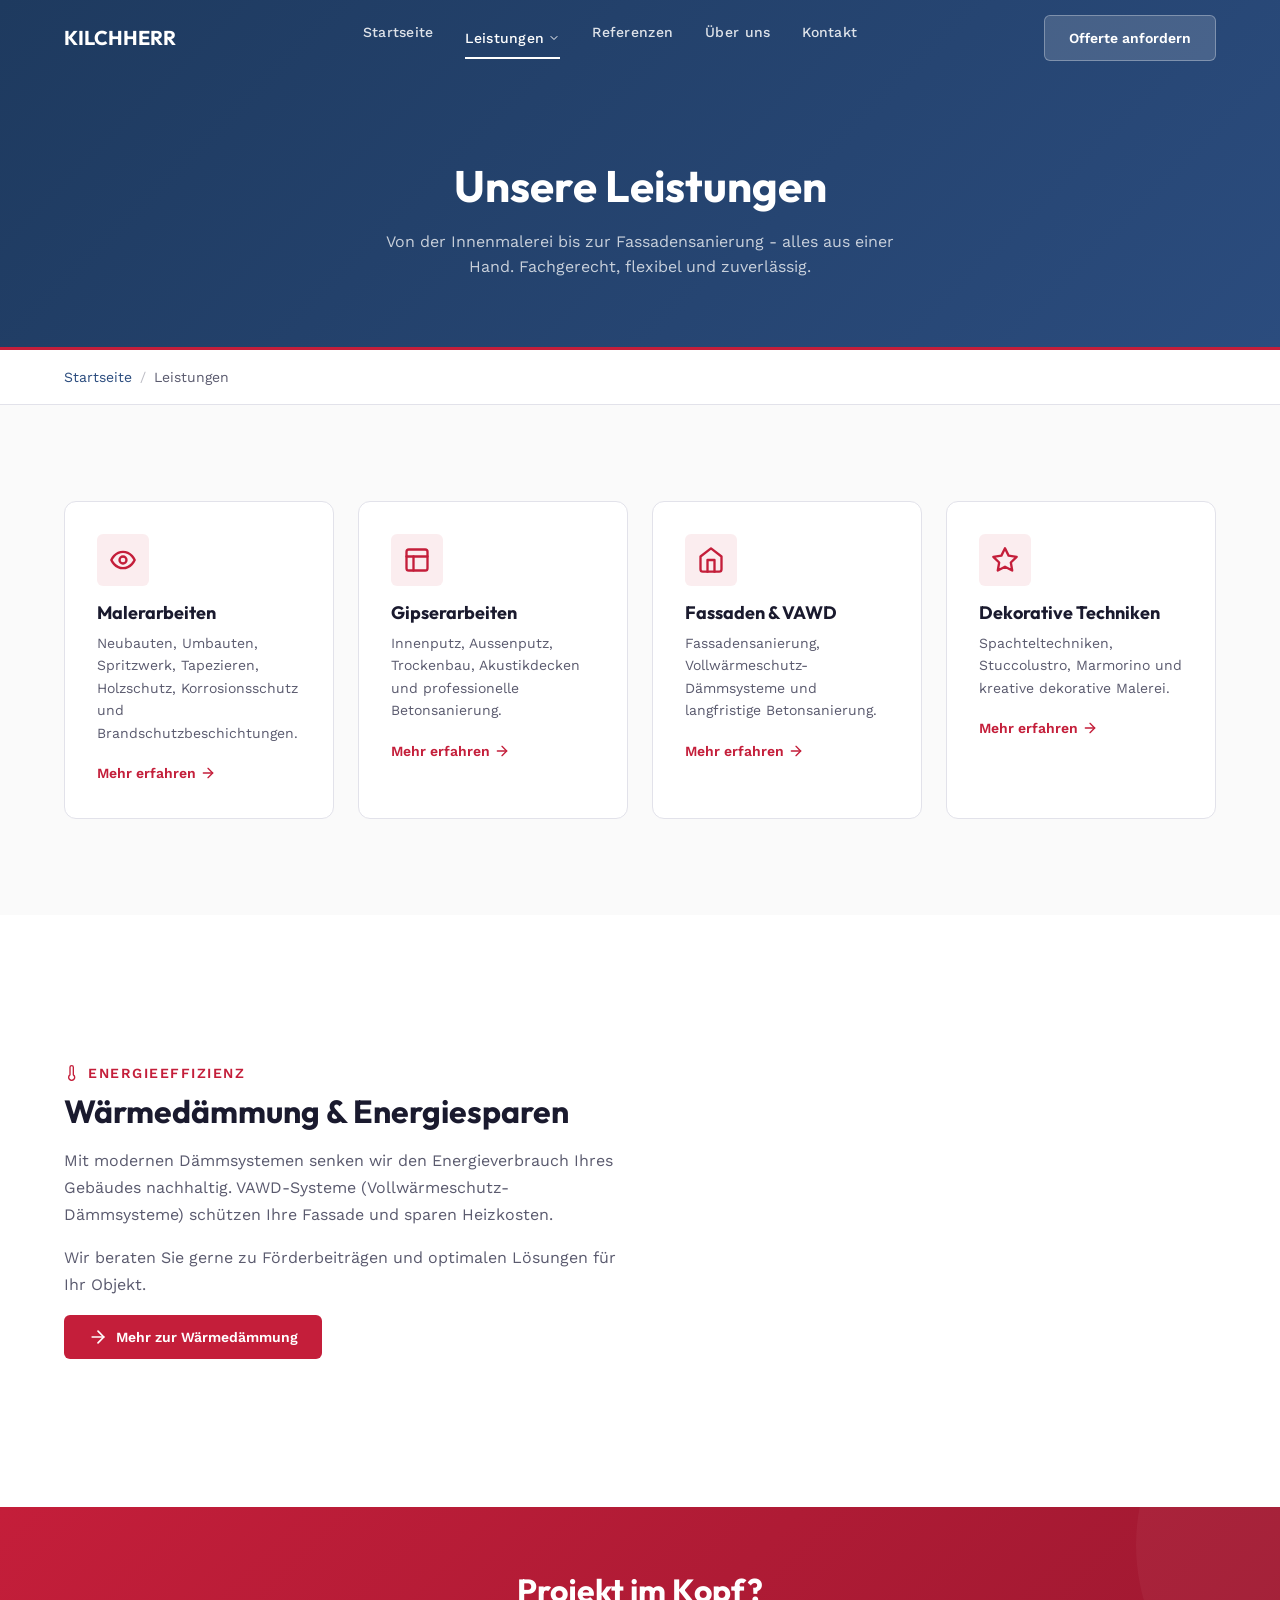
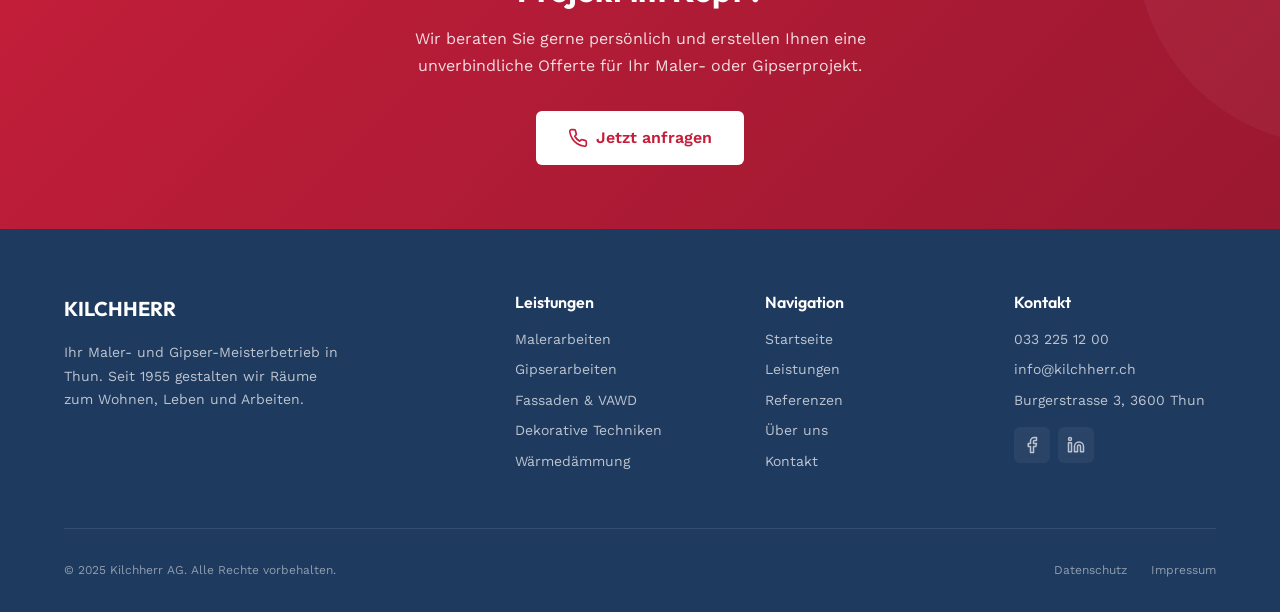
<file: leistungen.html>
<!DOCTYPE html>
<html lang="de">
<head>
  <meta charset="UTF-8">
  <meta name="viewport" content="width=device-width, initial-scale=1.0">
  <title>Leistungen | Kilchherr AG Thun - Maler & Gipser</title>
  <meta name="description" content="Alle Leistungen der Kilchherr AG: Malerarbeiten, Gipserarbeiten, Stuckarbeiten, Fassadensanierung, VAWD und dekorative Techniken in Thun und Region Bern.">
  <meta name="robots" content="index, follow">
  <link rel="canonical" href="https://kilchherr-redesign.pages.dev/leistungen.html">
  <meta property="og:title" content="Leistungen | Kilchherr AG Thun">
  <meta property="og:description" content="Malerarbeiten, Gipserarbeiten, Stuckarbeiten, Fassadensanierung und dekorative Techniken - alles aus einer Hand.">
  <meta property="og:url" content="https://kilchherr-redesign.pages.dev/leistungen.html">
  <meta property="og:type" content="website">
  <meta property="og:locale" content="de_CH">
  <link href="https://fonts.googleapis.com/css2?family=Outfit:wght@400;500;600;700;800&family=Work+Sans:wght@300;400;500;600&display=swap" rel="stylesheet">
  <link rel="stylesheet" href="style.css">
  <link rel="icon" type="image/svg+xml" href="data:image/svg+xml,<svg xmlns='http://www.w3.org/2000/svg' viewBox='0 0 32 32'><rect width='32' height='32' rx='6' fill='%23C41E3A'/><text x='50%25' y='55%25' text-anchor='middle' dominant-baseline='central' font-size='14' font-weight='bold' fill='white'>K</text></svg>">
  <script type="application/ld+json">
  {
    "@context": "https://schema.org",
    "@type": "BreadcrumbList",
    "itemListElement": [
      {"@type": "ListItem", "position": 1, "name": "Startseite", "item": "https://kilchherr-redesign.pages.dev/"},
      {"@type": "ListItem", "position": 2, "name": "Leistungen", "item": "https://kilchherr-redesign.pages.dev/leistungen.html"}
    ]
  }
  </script>
</head>
<body>

  <!-- HEADER -->
  <header class="site-header scrolled" id="header">
    <div class="container header-inner">
      <a href="index.html" class="logo"><span class="logo-text">KILCHHERR</span></a>
      <nav class="main-nav" id="mainNav" aria-label="Hauptnavigation">
        <ul>
          <li><a href="index.html">Startseite</a></li>
          <li class="nav-item">
            <a href="leistungen.html" class="active">Leistungen <svg width="12" height="12" viewBox="0 0 24 24" fill="none" stroke="currentColor" stroke-width="2" stroke-linecap="round" stroke-linejoin="round"><path d="M6 9l6 6 6-6"/></svg></a>
            <div class="nav-dropdown">
              <a href="leistungen/malerarbeiten.html">Malerarbeiten</a>
              <a href="leistungen/gipserarbeiten.html">Gipserarbeiten</a>
              <a href="leistungen/fassaden.html">Fassaden &amp; VAWD</a>
              <a href="leistungen/dekorative-techniken.html">Dekorative Techniken</a>
              <a href="leistungen/waermedaemmung.html">Wärmedämmung</a>
            </div>
          </li>
          <li><a href="referenzen.html">Referenzen</a></li>
          <li><a href="ueber-uns.html">Über uns</a></li>
          <li><a href="kontakt.html">Kontakt</a></li>
        </ul>
      </nav>
      <div class="header-cta"><a href="kontakt.html" class="btn btn-primary">Offerte anfordern</a></div>
      <button class="mobile-toggle" id="mobileToggle" aria-label="Menu öffnen"><span></span><span></span><span></span></button>
    </div>
  </header>

  <!-- PAGE HEADER -->
  <section class="page-header">
    <div class="container">
      <h1>Unsere Leistungen</h1>
      <p>Von der Innenmalerei bis zur Fassadensanierung - alles aus einer Hand. Fachgerecht, flexibel und zuverlässig.</p>
    </div>
  </section>

  <!-- BREADCRUMBS -->
  <nav class="breadcrumbs">
    <div class="container">
      <ol class="breadcrumbs-list">
        <li><a href="index.html">Startseite</a></li>
        <li class="breadcrumbs-sep">/</li>
        <li>Leistungen</li>
      </ol>
    </div>
  </nav>

  <!-- LEISTUNGEN GRID -->
  <section class="section">
    <div class="container">
      <div class="feature-grid">
        <div class="feature-card">
          <div class="feature-icon">
            <svg width="28" height="28" viewBox="0 0 24 24" fill="none" stroke="currentColor" stroke-width="2" stroke-linecap="round" stroke-linejoin="round"><path d="M2 12s3-7 10-7 10 7 10 7-3 7-10 7-10-7-10-7z"/><circle cx="12" cy="12" r="3"/></svg>
          </div>
          <h3>Malerarbeiten</h3>
          <p>Neubauten, Umbauten, Spritzwerk, Tapezieren, Holzschutz, Korrosionsschutz und Brandschutzbeschichtungen.</p>
          <a href="leistungen/malerarbeiten.html" class="card-link">Mehr erfahren <svg width="16" height="16" viewBox="0 0 24 24" fill="none" stroke="currentColor" stroke-width="2" stroke-linecap="round" stroke-linejoin="round"><path d="M5 12h14"/><path d="M12 5l7 7-7 7"/></svg></a>
        </div>
        <div class="feature-card">
          <div class="feature-icon">
            <svg width="28" height="28" viewBox="0 0 24 24" fill="none" stroke="currentColor" stroke-width="2" stroke-linecap="round" stroke-linejoin="round"><rect x="3" y="3" width="18" height="18" rx="2"/><path d="M3 9h18"/><path d="M9 21V9"/></svg>
          </div>
          <h3>Gipserarbeiten</h3>
          <p>Innenputz, Aussenputz, Trockenbau, Akustikdecken und professionelle Betonsanierung.</p>
          <a href="leistungen/gipserarbeiten.html" class="card-link">Mehr erfahren <svg width="16" height="16" viewBox="0 0 24 24" fill="none" stroke="currentColor" stroke-width="2" stroke-linecap="round" stroke-linejoin="round"><path d="M5 12h14"/><path d="M12 5l7 7-7 7"/></svg></a>
        </div>
        <div class="feature-card">
          <div class="feature-icon">
            <svg width="28" height="28" viewBox="0 0 24 24" fill="none" stroke="currentColor" stroke-width="2" stroke-linecap="round" stroke-linejoin="round"><path d="M3 9l9-7 9 7v11a2 2 0 01-2 2H5a2 2 0 01-2-2z"/><polyline points="9 22 9 12 15 12 15 22"/></svg>
          </div>
          <h3>Fassaden &amp; VAWD</h3>
          <p>Fassadensanierung, Vollwärmeschutz-Dämmsysteme und langfristige Betonsanierung.</p>
          <a href="leistungen/fassaden.html" class="card-link">Mehr erfahren <svg width="16" height="16" viewBox="0 0 24 24" fill="none" stroke="currentColor" stroke-width="2" stroke-linecap="round" stroke-linejoin="round"><path d="M5 12h14"/><path d="M12 5l7 7-7 7"/></svg></a>
        </div>
        <div class="feature-card">
          <div class="feature-icon">
            <svg width="28" height="28" viewBox="0 0 24 24" fill="none" stroke="currentColor" stroke-width="2" stroke-linecap="round" stroke-linejoin="round"><polygon points="12 2 15.09 8.26 22 9.27 17 14.14 18.18 21.02 12 17.77 5.82 21.02 7 14.14 2 9.27 8.91 8.26 12 2"/></svg>
          </div>
          <h3>Dekorative Techniken</h3>
          <p>Spachteltechniken, Stuccolustro, Marmorino und kreative dekorative Malerei.</p>
          <a href="leistungen/dekorative-techniken.html" class="card-link">Mehr erfahren <svg width="16" height="16" viewBox="0 0 24 24" fill="none" stroke="currentColor" stroke-width="2" stroke-linecap="round" stroke-linejoin="round"><path d="M5 12h14"/><path d="M12 5l7 7-7 7"/></svg></a>
        </div>
      </div>
    </div>
  </section>

  <!-- WAERMEDAEMMUNG EXTRA -->
  <section class="section section-alt">
    <div class="container">
      <div class="text-image">
        <div class="text-image-content">
          <span class="section-label">
            <svg width="16" height="16" viewBox="0 0 24 24" fill="none" stroke="currentColor" stroke-width="2" stroke-linecap="round" stroke-linejoin="round"><path d="M14 14.76V3.5a2.5 2.5 0 00-5 0v11.26a4.5 4.5 0 105 0z"/></svg>
            Energieeffizienz
          </span>
          <h2>Wärmedämmung &amp; Energiesparen</h2>
          <p>Mit modernen Dämmsystemen senken wir den Energieverbrauch Ihres Gebäudes nachhaltig. VAWD-Systeme (Vollwärmeschutz-Dämmsysteme) schützen Ihre Fassade und sparen Heizkosten.</p>
          <p>Wir beraten Sie gerne zu Förderbeiträgen und optimalen Lösungen für Ihr Objekt.</p>
          <a href="leistungen/waermedaemmung.html" class="btn btn-primary">
            <svg width="20" height="20" viewBox="0 0 24 24" fill="none" stroke="currentColor" stroke-width="2" stroke-linecap="round" stroke-linejoin="round"><path d="M5 12h14"/><path d="M12 5l7 7-7 7"/></svg>
            Mehr zur Wärmedämmung
          </a>
        </div>
        <div class="text-image-visual" style="background-image: url('https://images.unsplash.com/photo-1504307651254-35680f356dfd?w=800&q=80');"></div>
      </div>
    </div>
  </section>

  <!-- CTA -->
  <section class="cta-banner">
    <div class="container">
      <h2>Projekt im Kopf?</h2>
      <p>Wir beraten Sie gerne persönlich und erstellen Ihnen eine unverbindliche Offerte für Ihr Maler- oder Gipserprojekt.</p>
      <a href="kontakt.html" class="btn btn-white btn-lg">
        <svg width="20" height="20" viewBox="0 0 24 24" fill="none" stroke="currentColor" stroke-width="2" stroke-linecap="round" stroke-linejoin="round"><path d="M22 16.92v3a2 2 0 01-2.18 2 19.79 19.79 0 01-8.63-3.07 19.5 19.5 0 01-6-6 19.79 19.79 0 01-3.07-8.67A2 2 0 014.11 2h3a2 2 0 012 1.72c.127.96.361 1.903.7 2.81a2 2 0 01-.45 2.11L8.09 9.91a16 16 0 006 6l1.27-1.27a2 2 0 012.11-.45c.907.339 1.85.573 2.81.7A2 2 0 0122 16.92z"/></svg>
        Jetzt anfragen
      </a>
    </div>
  </section>

  <!-- FOOTER -->
  <footer class="site-footer">
    <div class="container">
      <div class="footer-grid">
        <div class="footer-brand">
          <span class="logo-text" style="color:#fff; font-size:1.25rem;">KILCHHERR</span>
          <p>Ihr Maler- und Gipser-Meisterbetrieb in Thun. Seit 1955 gestalten wir Räume zum Wohnen, Leben und Arbeiten.</p>
        </div>
        <div class="footer-col">
          <h4>Leistungen</h4>
          <a href="leistungen/malerarbeiten.html">Malerarbeiten</a>
          <a href="leistungen/gipserarbeiten.html">Gipserarbeiten</a>
          <a href="leistungen/fassaden.html">Fassaden &amp; VAWD</a>
          <a href="leistungen/dekorative-techniken.html">Dekorative Techniken</a>
          <a href="leistungen/waermedaemmung.html">Wärmedämmung</a>
        </div>
        <div class="footer-col">
          <h4>Navigation</h4>
          <a href="index.html">Startseite</a>
          <a href="leistungen.html">Leistungen</a>
          <a href="referenzen.html">Referenzen</a>
          <a href="ueber-uns.html">Über uns</a>
          <a href="kontakt.html">Kontakt</a>
        </div>
        <div class="footer-col">
          <h4>Kontakt</h4>
          <a href="tel:+41332251200">033 225 12 00</a>
          <a href="mailto:info@kilchherr.ch">info@kilchherr.ch</a>
          <a href="kontakt.html">Burgerstrasse 3, 3600 Thun</a>
          <div class="social-links">
            <a href="https://www.facebook.com/Kilchherr-AG-seit-1955-Gipser-und-Malerwerkst%C3%A4tten-110368171089704" aria-label="Facebook"><svg width="18" height="18" viewBox="0 0 24 24" fill="none" stroke="currentColor" stroke-width="2" stroke-linecap="round" stroke-linejoin="round"><path d="M18 2h-3a5 5 0 00-5 5v3H7v4h3v8h4v-8h3l1-4h-4V7a1 1 0 011-1h3z"/></svg></a>
            <a href="https://www.linkedin.com/in/ralf-norgel-03962999/" aria-label="LinkedIn"><svg width="18" height="18" viewBox="0 0 24 24" fill="none" stroke="currentColor" stroke-width="2" stroke-linecap="round" stroke-linejoin="round"><path d="M16 8a6 6 0 016 6v7h-4v-7a2 2 0 00-2-2 2 2 0 00-2 2v7h-4v-7a6 6 0 016-6z"/><rect x="2" y="9" width="4" height="12"/><circle cx="4" cy="4" r="2"/></svg></a>
          </div>
        </div>
      </div>
      <div class="footer-bottom">
        <p>&copy; 2025 Kilchherr AG. Alle Rechte vorbehalten.</p>
        <div class="legal-links"><a href="#">Datenschutz</a><a href="#">Impressum</a></div>
      </div>
    </div>
  </footer>

  <script>
    document.getElementById('mobileToggle').addEventListener('click', function() { document.getElementById('mainNav').classList.toggle('active'); });
    window.addEventListener('scroll', function() { document.getElementById('header').classList.toggle('scrolled', window.scrollY > 20); });
  </script>
</body>
</html>
</file>
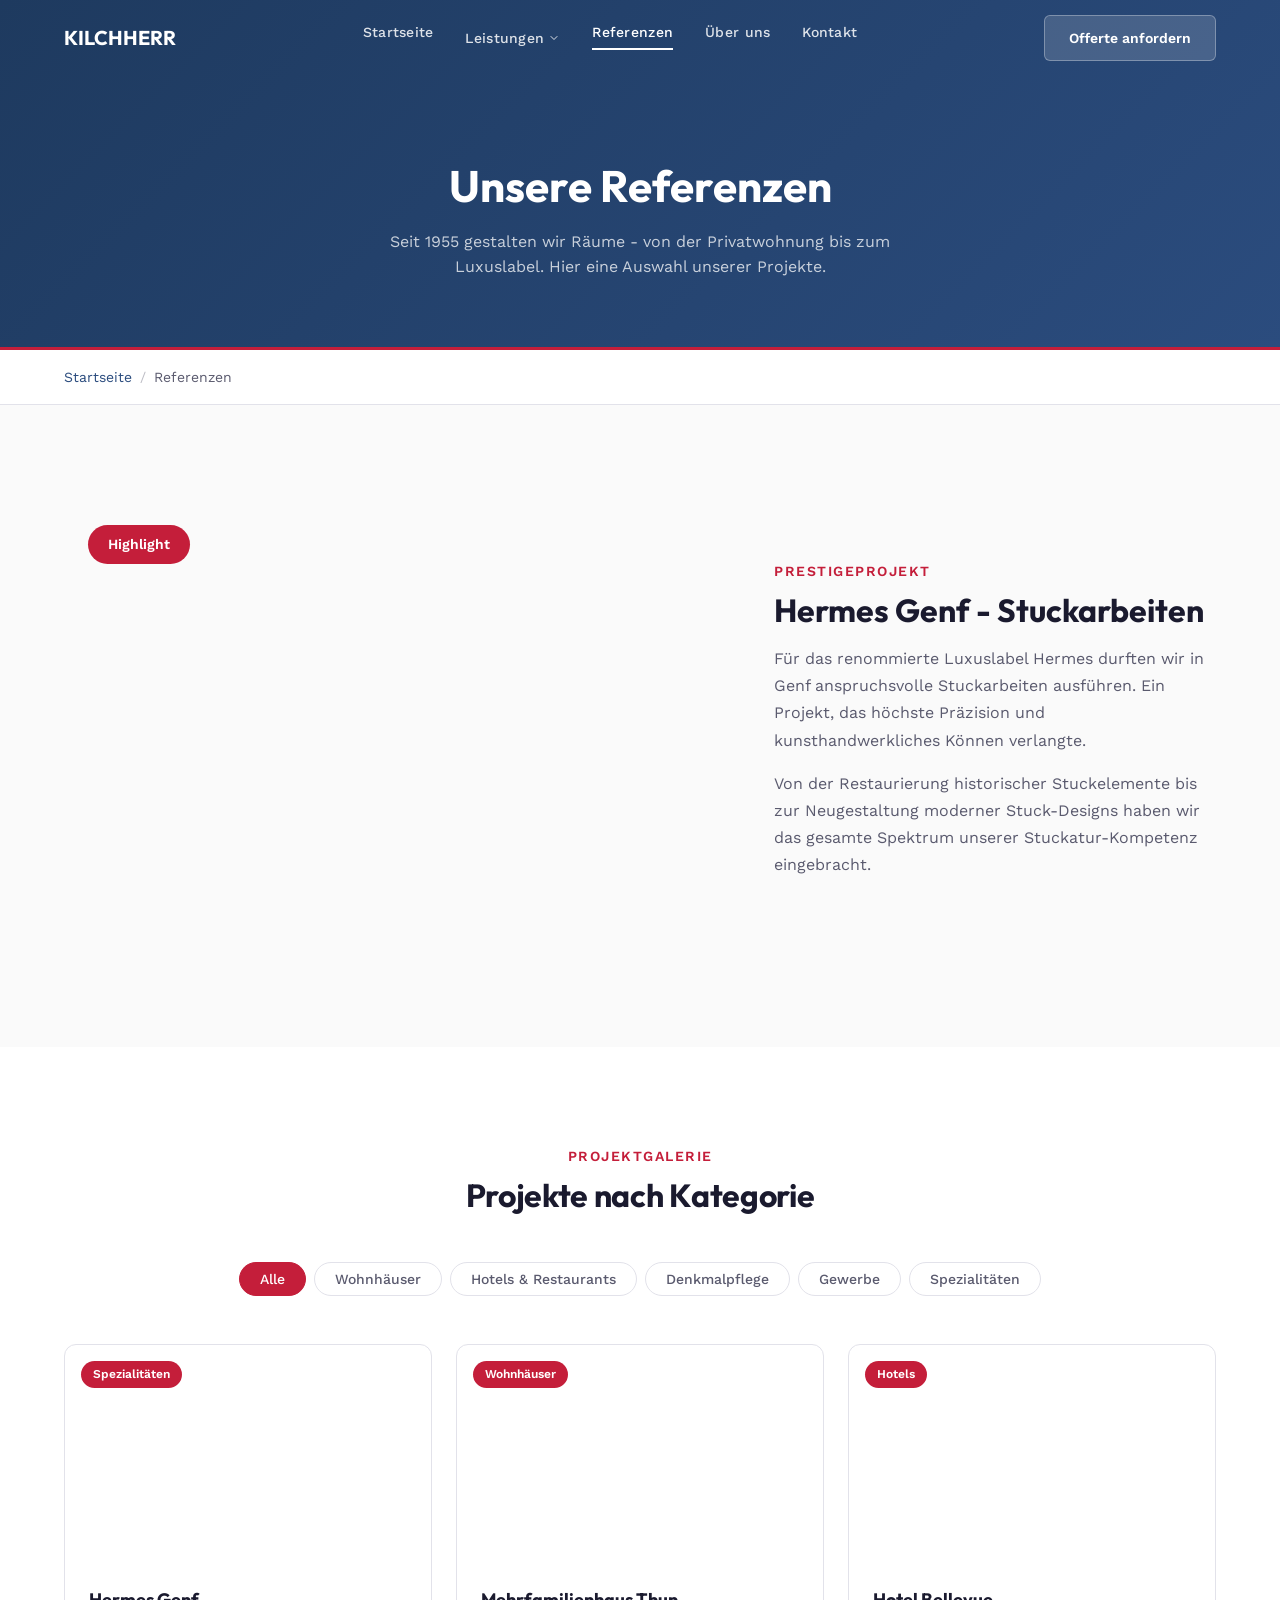
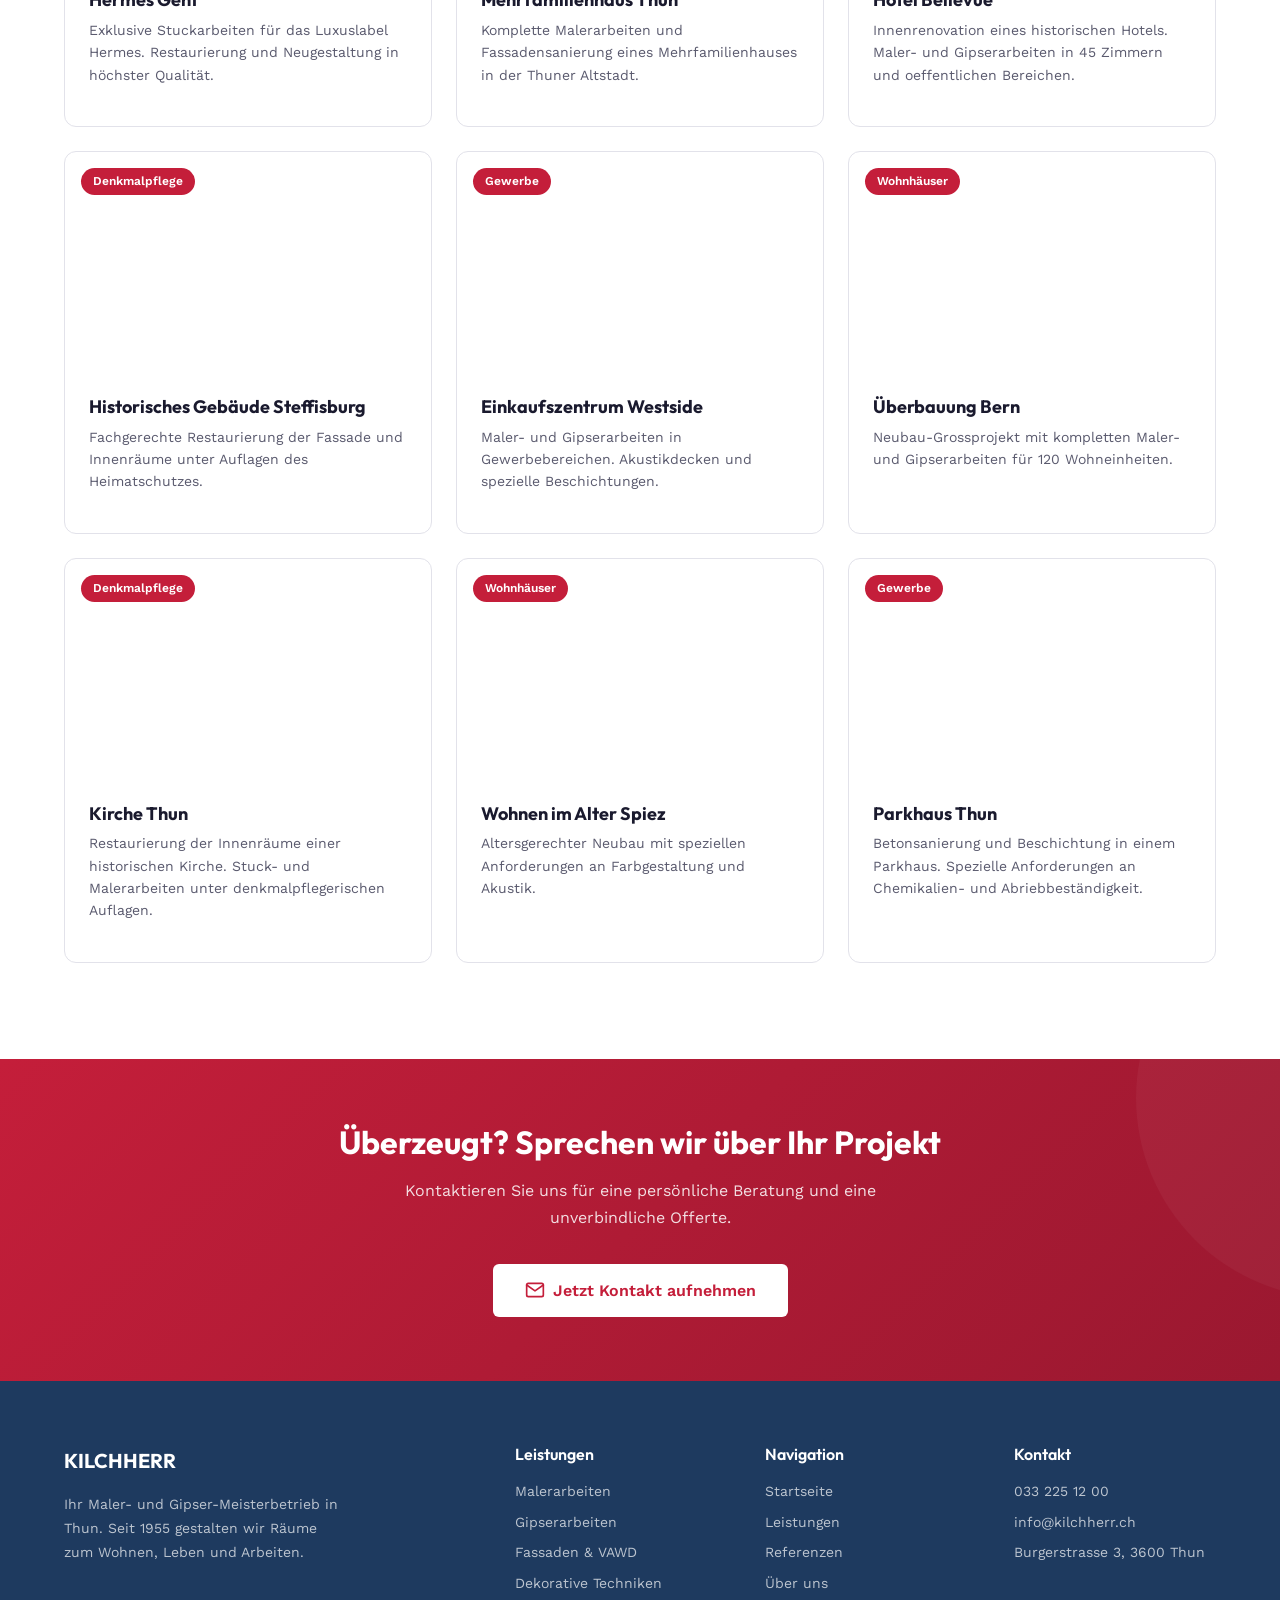
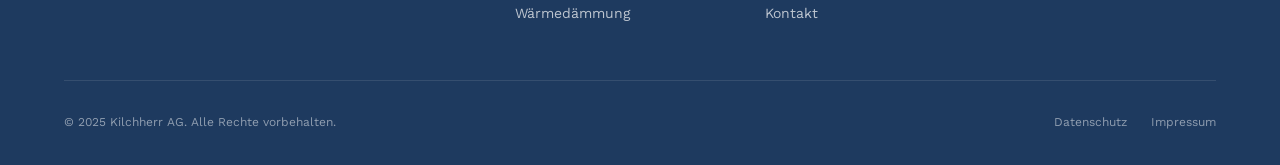
<file: referenzen.html>
<!DOCTYPE html>
<html lang="de">
<head>
  <meta charset="UTF-8">
  <meta name="viewport" content="width=device-width, initial-scale=1.0">
  <title>Referenzen | Kilchherr AG Thun - Maler & Gipser Projekte</title>
  <meta name="description" content="Referenzen der Kilchherr AG: Wohnhäuser, Hotels, Denkmalpflege, Grossprojekte und Stuckarbeiten für Hermes Genf. Maler und Gipser in Thun seit 1955.">
  <meta name="robots" content="index, follow">
  <link rel="canonical" href="https://kilchherr-redesign.pages.dev/referenzen.html">
  <meta property="og:title" content="Referenzen | Kilchherr AG Thun">
  <meta property="og:description" content="Unsere Projekte: Von Wohnhäusern über Hotels bis zu Stuckarbeiten für Hermes Genf.">
  <meta property="og:url" content="https://kilchherr-redesign.pages.dev/referenzen.html">
  <meta property="og:type" content="website">
  <meta property="og:locale" content="de_CH">
  <link href="https://fonts.googleapis.com/css2?family=Outfit:wght@400;500;600;700;800&family=Work+Sans:wght@300;400;500;600&display=swap" rel="stylesheet">
  <link rel="stylesheet" href="style.css">
  <link rel="icon" type="image/svg+xml" href="data:image/svg+xml,<svg xmlns='http://www.w3.org/2000/svg' viewBox='0 0 32 32'><rect width='32' height='32' rx='6' fill='%23C41E3A'/><text x='50%25' y='55%25' text-anchor='middle' dominant-baseline='central' font-size='14' font-weight='bold' fill='white'>K</text></svg>">
  <script type="application/ld+json">
  {
    "@context": "https://schema.org",
    "@type": "BreadcrumbList",
    "itemListElement": [
      {"@type": "ListItem", "position": 1, "name": "Startseite", "item": "https://kilchherr-redesign.pages.dev/"},
      {"@type": "ListItem", "position": 2, "name": "Referenzen", "item": "https://kilchherr-redesign.pages.dev/referenzen.html"}
    ]
  }
  </script>
</head>
<body>
  <header class="site-header scrolled" id="header">
    <div class="container header-inner">
      <a href="index.html" class="logo"><span class="logo-text">KILCHHERR</span></a>
      <nav class="main-nav" id="mainNav" aria-label="Hauptnavigation">
        <ul>
          <li><a href="index.html">Startseite</a></li>
          <li class="nav-item"><a href="leistungen.html">Leistungen <svg width="12" height="12" viewBox="0 0 24 24" fill="none" stroke="currentColor" stroke-width="2" stroke-linecap="round" stroke-linejoin="round"><path d="M6 9l6 6 6-6"/></svg></a>
            <div class="nav-dropdown"><a href="leistungen/malerarbeiten.html">Malerarbeiten</a><a href="leistungen/gipserarbeiten.html">Gipserarbeiten</a><a href="leistungen/fassaden.html">Fassaden &amp; VAWD</a><a href="leistungen/dekorative-techniken.html">Dekorative Techniken</a><a href="leistungen/waermedaemmung.html">Wärmedämmung</a></div>
          </li>
          <li><a href="referenzen.html" class="active">Referenzen</a></li>
          <li><a href="ueber-uns.html">Über uns</a></li>
          <li><a href="kontakt.html">Kontakt</a></li>
        </ul>
      </nav>
      <div class="header-cta"><a href="kontakt.html" class="btn btn-primary">Offerte anfordern</a></div>
      <button class="mobile-toggle" id="mobileToggle" aria-label="Menu öffnen"><span></span><span></span><span></span></button>
    </div>
  </header>

  <section class="page-header">
    <div class="container">
      <h1>Unsere Referenzen</h1>
      <p>Seit 1955 gestalten wir Räume - von der Privatwohnung bis zum Luxuslabel. Hier eine Auswahl unserer Projekte.</p>
    </div>
  </section>

  <nav class="breadcrumbs"><div class="container"><ol class="breadcrumbs-list"><li><a href="index.html">Startseite</a></li><li class="breadcrumbs-sep">/</li><li>Referenzen</li></ol></div></nav>

  <!-- HIGHLIGHT HERMES -->
  <section class="section">
    <div class="container">
      <div class="highlight-project">
        <div class="highlight-img" style="background-image: url('https://images.unsplash.com/photo-1600585152220-90363fe7e115?w=1200&q=80');">
          <span class="highlight-badge">Highlight</span>
        </div>
        <div class="highlight-content">
          <span class="section-label">Prestigeprojekt</span>
          <h2>Hermes Genf - Stuckarbeiten</h2>
          <p>Für das renommierte Luxuslabel Hermes durften wir in Genf anspruchsvolle Stuckarbeiten ausführen. Ein Projekt, das höchste Präzision und kunsthandwerkliches Können verlangte.</p>
          <p>Von der Restaurierung historischer Stuckelemente bis zur Neugestaltung moderner Stuck-Designs haben wir das gesamte Spektrum unserer Stuckatur-Kompetenz eingebracht.</p>
        </div>
      </div>
    </div>
  </section>

  <!-- KATEGORIEN + GRID -->
  <section class="section section-alt">
    <div class="container">
      <div class="section-header">
        <span class="section-label">Projektgalerie</span>
        <h2>Projekte nach Kategorie</h2>
      </div>
      <div class="ref-categories">
        <button class="ref-cat-btn active" data-cat="all">Alle</button>
        <button class="ref-cat-btn" data-cat="wohnhaeuser">Wohnhäuser</button>
        <button class="ref-cat-btn" data-cat="hotels">Hotels &amp; Restaurants</button>
        <button class="ref-cat-btn" data-cat="denkmalpflege">Denkmalpflege</button>
        <button class="ref-cat-btn" data-cat="gewerbe">Gewerbe</button>
        <button class="ref-cat-btn" data-cat="spezialitaeten">Spezialitäten</button>
      </div>
      <div class="ref-grid" id="refGrid">
        <div class="ref-card" data-cat="spezialitaeten">
          <div class="ref-card-img" style="background-image: url('https://images.unsplash.com/photo-1600585152220-90363fe7e115?w=600&q=80');">
            <span class="ref-card-tag">Spezialitäten</span>
          </div>
          <div class="ref-card-body">
            <h3>Hermes Genf</h3>
            <p>Exklusive Stuckarbeiten für das Luxuslabel Hermes. Restaurierung und Neugestaltung in höchster Qualität.</p>
          </div>
        </div>
        <div class="ref-card" data-cat="wohnhaeuser">
          <div class="ref-card-img" style="background-image: url('https://images.unsplash.com/photo-1560448204-e02f11c3d0e2?w=600&q=80');">
            <span class="ref-card-tag">Wohnhäuser</span>
          </div>
          <div class="ref-card-body">
            <h3>Mehrfamilienhaus Thun</h3>
            <p>Komplette Malerarbeiten und Fassadensanierung eines Mehrfamilienhauses in der Thuner Altstadt.</p>
          </div>
        </div>
        <div class="ref-card" data-cat="hotels">
          <div class="ref-card-img" style="background-image: url('https://images.unsplash.com/photo-1551882547-ff40c63fe5fa?w=600&q=80');">
            <span class="ref-card-tag">Hotels</span>
          </div>
          <div class="ref-card-body">
            <h3>Hotel Bellevue</h3>
            <p>Innenrenovation eines historischen Hotels. Maler- und Gipserarbeiten in 45 Zimmern und oeffentlichen Bereichen.</p>
          </div>
        </div>
        <div class="ref-card" data-cat="denkmalpflege">
          <div class="ref-card-img" style="background-image: url('https://images.unsplash.com/photo-1582268611958-ebfd161ef9cf?w=600&q=80');">
            <span class="ref-card-tag">Denkmalpflege</span>
          </div>
          <div class="ref-card-body">
            <h3>Historisches Gebäude Steffisburg</h3>
            <p>Fachgerechte Restaurierung der Fassade und Innenräume unter Auflagen des Heimatschutzes.</p>
          </div>
        </div>
        <div class="ref-card" data-cat="gewerbe">
          <div class="ref-card-img" style="background-image: url('https://images.unsplash.com/photo-1497366216548-37526070297c?w=600&q=80');">
            <span class="ref-card-tag">Gewerbe</span>
          </div>
          <div class="ref-card-body">
            <h3>Einkaufszentrum Westside</h3>
            <p>Maler- und Gipserarbeiten in Gewerbebereichen. Akustikdecken und spezielle Beschichtungen.</p>
          </div>
        </div>
        <div class="ref-card" data-cat="wohnhaeuser">
          <div class="ref-card-img" style="background-image: url('https://images.unsplash.com/photo-1560518883-ce09059eeffa?w=600&q=80');">
            <span class="ref-card-tag">Wohnhäuser</span>
          </div>
          <div class="ref-card-body">
            <h3>Überbauung Bern</h3>
            <p>Neubau-Grossprojekt mit kompletten Maler- und Gipserarbeiten für 120 Wohneinheiten.</p>
          </div>
        </div>
        <div class="ref-card" data-cat="denkmalpflege">
          <div class="ref-card-img" style="background-image: url('https://images.unsplash.com/photo-1615529328331-f8917597711f?w=600&q=80');">
            <span class="ref-card-tag">Denkmalpflege</span>
          </div>
          <div class="ref-card-body">
            <h3>Kirche Thun</h3>
            <p>Restaurierung der Innenräume einer historischen Kirche. Stuck- und Malerarbeiten unter denkmalpflegerischen Auflagen.</p>
          </div>
        </div>
        <div class="ref-card" data-cat="wohnhaeuser">
          <div class="ref-card-img" style="background-image: url('https://images.unsplash.com/photo-1600596542815-ffad4c1539a9?w=600&q=80');">
            <span class="ref-card-tag">Wohnhäuser</span>
          </div>
          <div class="ref-card-body">
            <h3>Wohnen im Alter Spiez</h3>
            <p>Altersgerechter Neubau mit speziellen Anforderungen an Farbgestaltung und Akustik.</p>
          </div>
        </div>
        <div class="ref-card" data-cat="gewerbe">
          <div class="ref-card-img" style="background-image: url('https://images.unsplash.com/photo-1486406146926-c627a92ad1ab?w=600&q=80');">
            <span class="ref-card-tag">Gewerbe</span>
          </div>
          <div class="ref-card-body">
            <h3>Parkhaus Thun</h3>
            <p>Betonsanierung und Beschichtung in einem Parkhaus. Spezielle Anforderungen an Chemikalien- und Abriebbeständigkeit.</p>
          </div>
        </div>
      </div>
    </div>
  </section>

  <section class="cta-banner">
    <div class="container">
      <h2>Überzeugt? Sprechen wir über Ihr Projekt</h2>
      <p>Kontaktieren Sie uns für eine persönliche Beratung und eine unverbindliche Offerte.</p>
      <a href="kontakt.html" class="btn btn-white btn-lg"><svg width="20" height="20" viewBox="0 0 24 24" fill="none" stroke="currentColor" stroke-width="2" stroke-linecap="round" stroke-linejoin="round"><path d="M4 4h16c1.1 0 2 .9 2 2v12c0 1.1-.9 2-2 2H4c-1.1 0-2-.9-2-2V6c0-1.1.9-2 2-2z"/><polyline points="22,6 12,13 2,6"/></svg> Jetzt Kontakt aufnehmen</a>
    </div>
  </section>

  <footer class="site-footer">
    <div class="container">
      <div class="footer-grid">
        <div class="footer-brand"><span class="logo-text" style="color:#fff; font-size:1.25rem;">KILCHHERR</span><p>Ihr Maler- und Gipser-Meisterbetrieb in Thun. Seit 1955 gestalten wir Räume zum Wohnen, Leben und Arbeiten.</p></div>
        <div class="footer-col"><h4>Leistungen</h4><a href="leistungen/malerarbeiten.html">Malerarbeiten</a><a href="leistungen/gipserarbeiten.html">Gipserarbeiten</a><a href="leistungen/fassaden.html">Fassaden &amp; VAWD</a><a href="leistungen/dekorative-techniken.html">Dekorative Techniken</a><a href="leistungen/waermedaemmung.html">Wärmedämmung</a></div>
        <div class="footer-col"><h4>Navigation</h4><a href="index.html">Startseite</a><a href="leistungen.html">Leistungen</a><a href="referenzen.html">Referenzen</a><a href="ueber-uns.html">Über uns</a><a href="kontakt.html">Kontakt</a></div>
        <div class="footer-col"><h4>Kontakt</h4><a href="tel:+41332251200">033 225 12 00</a><a href="mailto:info@kilchherr.ch">info@kilchherr.ch</a><a href="kontakt.html">Burgerstrasse 3, 3600 Thun</a></div>
      </div>
      <div class="footer-bottom"><p>&copy; 2025 Kilchherr AG. Alle Rechte vorbehalten.</p><div class="legal-links"><a href="#">Datenschutz</a><a href="#">Impressum</a></div></div>
    </div>
  </footer>
  <script>
    document.getElementById('mobileToggle').addEventListener('click', function() { document.getElementById('mainNav').classList.toggle('active'); });
    window.addEventListener('scroll', function() { document.getElementById('header').classList.toggle('scrolled', window.scrollY > 20); });
    // Category filter
    document.querySelectorAll('.ref-cat-btn').forEach(function(btn) {
      btn.addEventListener('click', function() {
        document.querySelectorAll('.ref-cat-btn').forEach(function(b) { b.classList.remove('active'); });
        this.classList.add('active');
        var cat = this.dataset.cat;
        document.querySelectorAll('.ref-card').forEach(function(card) {
          if (cat === 'all' || card.dataset.cat === cat) {
            card.style.display = '';
          } else {
            card.style.display = 'none';
          }
        });
      });
    });
  </script>
</body>
</html>
</file>
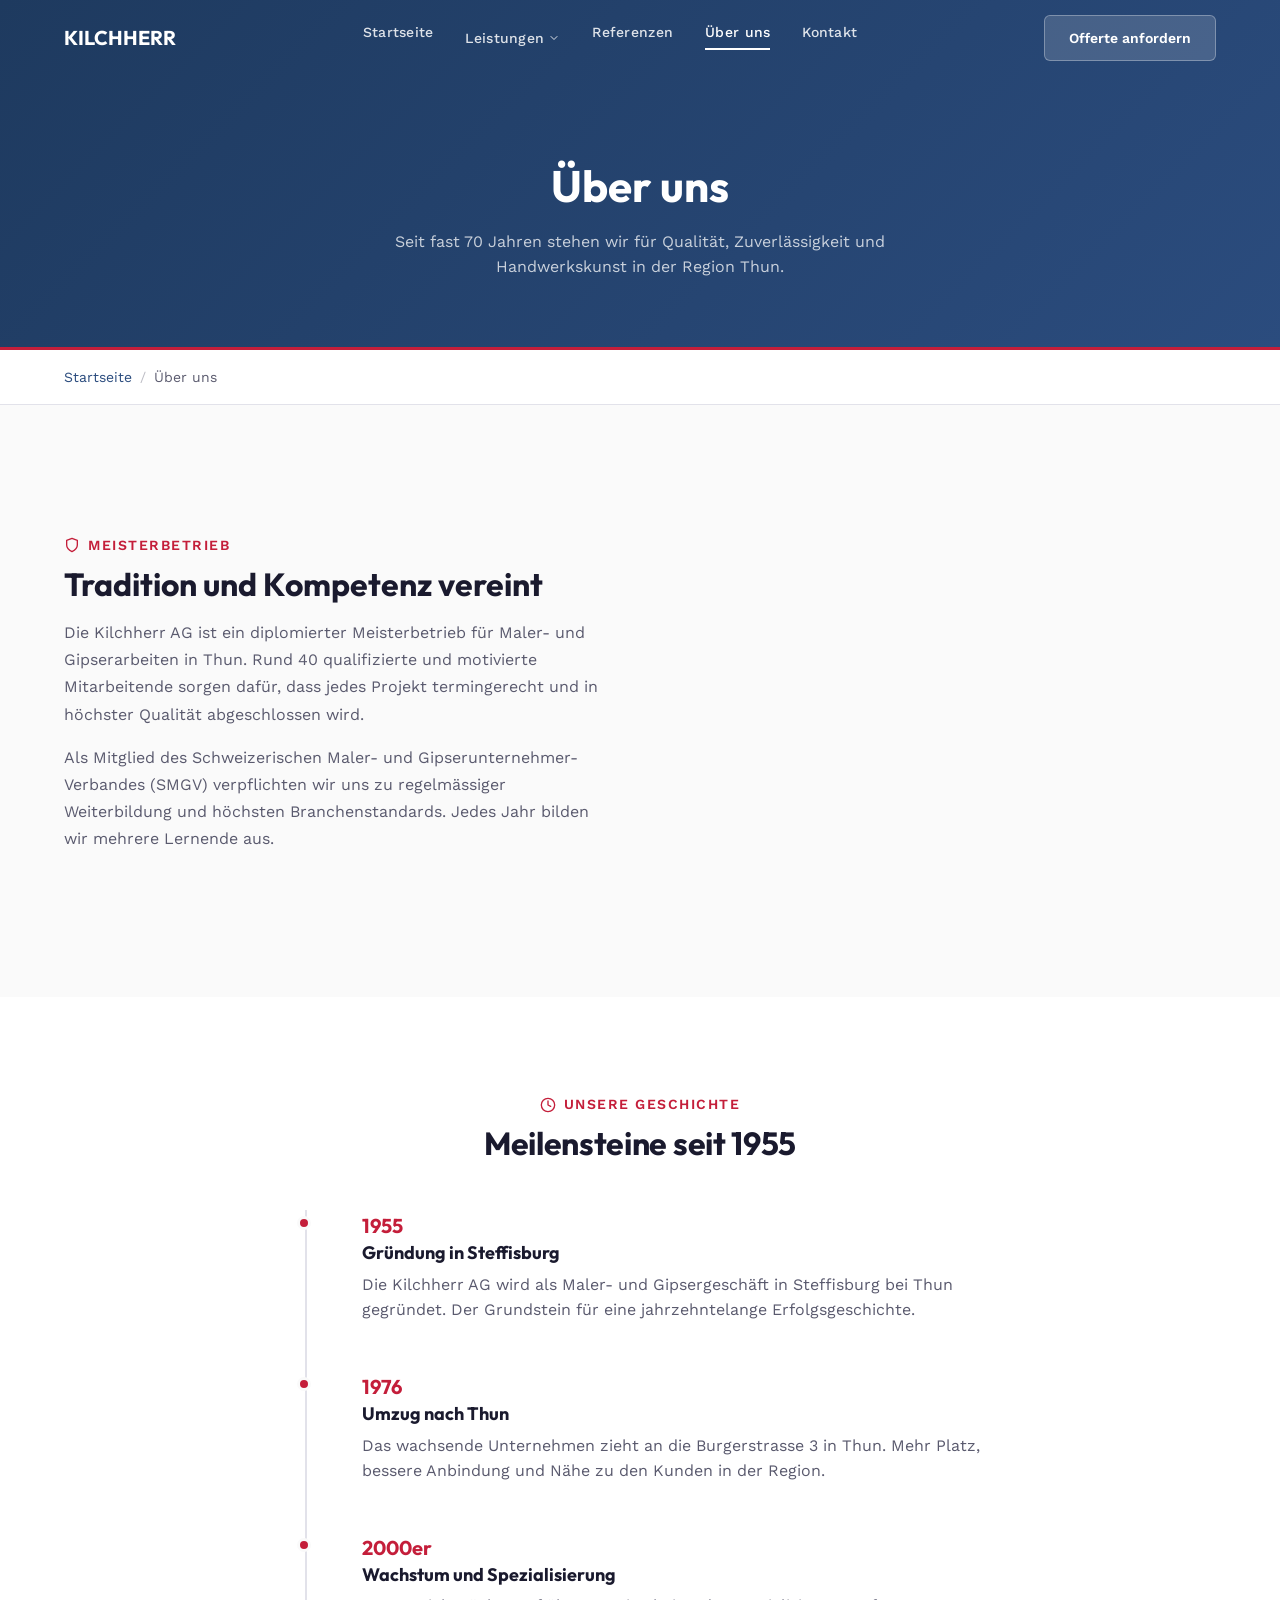
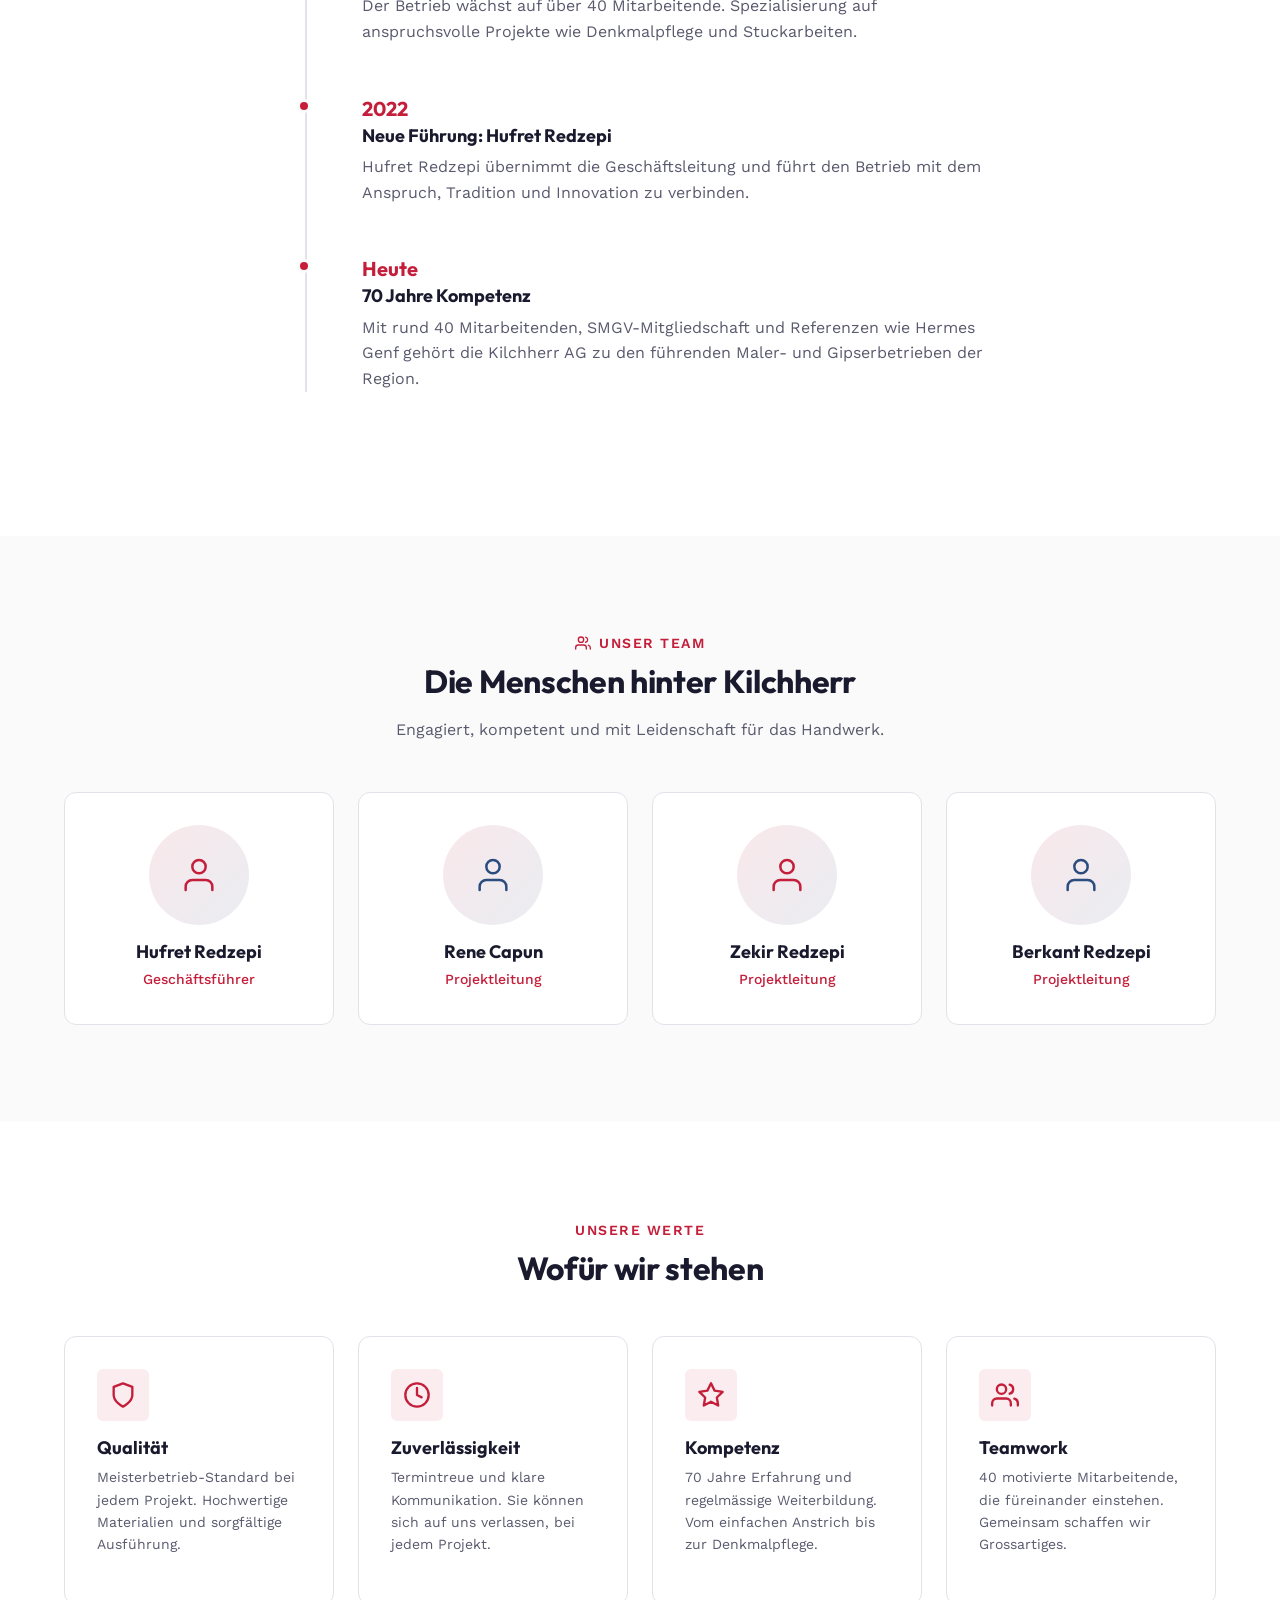
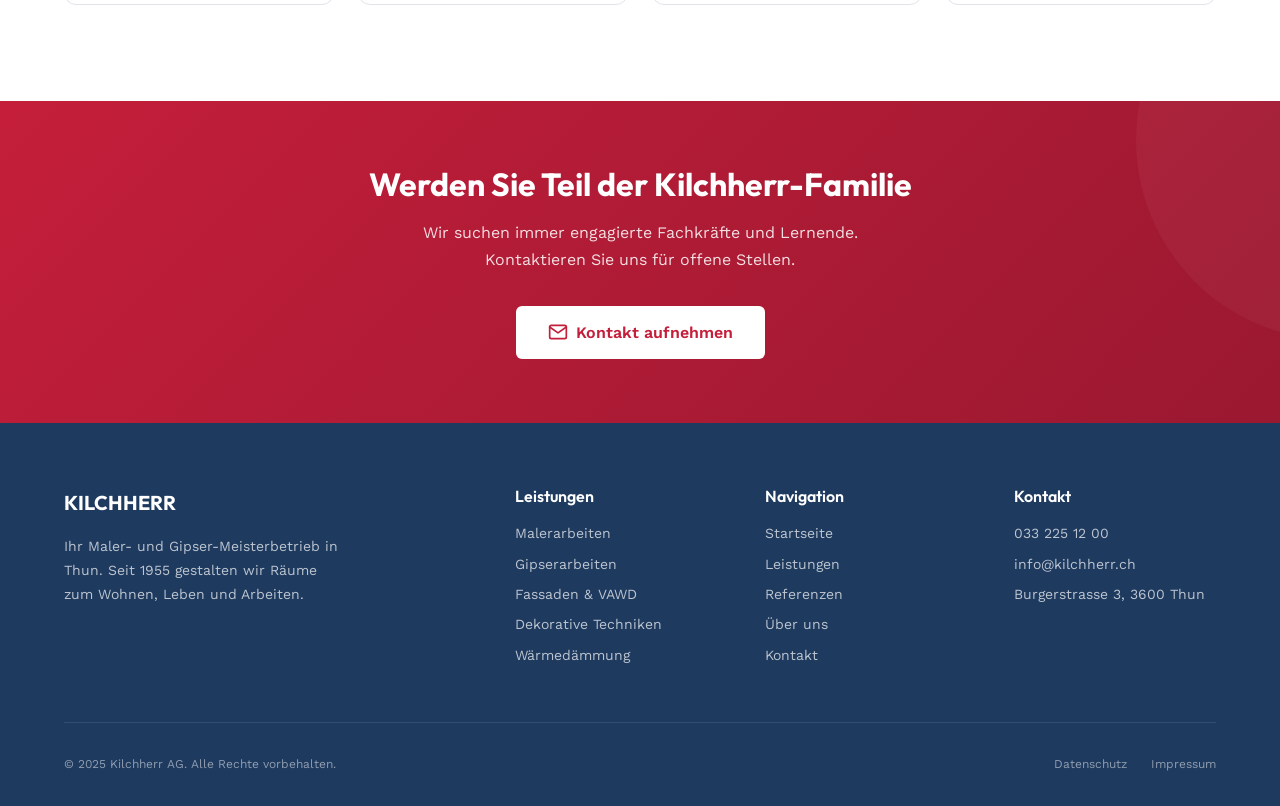
<file: ueber-uns.html>
<!DOCTYPE html>
<html lang="de">
<head>
  <meta charset="UTF-8">
  <meta name="viewport" content="width=device-width, initial-scale=1.0">
  <title>Über uns | Kilchherr AG Thun - Seit 1955</title>
  <meta name="description" content="Die Kilchherr AG: 1955 gegründet, 40 Mitarbeitende, SMGV-Mitglied. Erfahren Sie mehr über unsere Geschichte, unser Team und unsere Werte.">
  <meta name="robots" content="index, follow">
  <link rel="canonical" href="https://kilchherr-redesign.pages.dev/ueber-uns.html">
  <meta property="og:title" content="Über uns | Kilchherr AG Thun">
  <meta property="og:description" content="Seit 1955 Ihr Maler- und Gipserbetrieb in Thun. 40 Mitarbeitende, SMGV-Mitglied.">
  <meta property="og:url" content="https://kilchherr-redesign.pages.dev/ueber-uns.html">
  <meta property="og:type" content="website">
  <meta property="og:locale" content="de_CH">
  <link href="https://fonts.googleapis.com/css2?family=Outfit:wght@400;500;600;700;800&family=Work+Sans:wght@300;400;500;600&display=swap" rel="stylesheet">
  <link rel="stylesheet" href="style.css">
  <link rel="icon" type="image/svg+xml" href="data:image/svg+xml,<svg xmlns='http://www.w3.org/2000/svg' viewBox='0 0 32 32'><rect width='32' height='32' rx='6' fill='%23C41E3A'/><text x='50%25' y='55%25' text-anchor='middle' dominant-baseline='central' font-size='14' font-weight='bold' fill='white'>K</text></svg>">
  <script type="application/ld+json">
  {
    "@context": "https://schema.org",
    "@type": "BreadcrumbList",
    "itemListElement": [
      {"@type": "ListItem", "position": 1, "name": "Startseite", "item": "https://kilchherr-redesign.pages.dev/"},
      {"@type": "ListItem", "position": 2, "name": "Über uns", "item": "https://kilchherr-redesign.pages.dev/ueber-uns.html"}
    ]
  }
  </script>
</head>
<body>
  <header class="site-header scrolled" id="header">
    <div class="container header-inner">
      <a href="index.html" class="logo"><span class="logo-text">KILCHHERR</span></a>
      <nav class="main-nav" id="mainNav" aria-label="Hauptnavigation">
        <ul>
          <li><a href="index.html">Startseite</a></li>
          <li class="nav-item"><a href="leistungen.html">Leistungen <svg width="12" height="12" viewBox="0 0 24 24" fill="none" stroke="currentColor" stroke-width="2" stroke-linecap="round" stroke-linejoin="round"><path d="M6 9l6 6 6-6"/></svg></a>
            <div class="nav-dropdown"><a href="leistungen/malerarbeiten.html">Malerarbeiten</a><a href="leistungen/gipserarbeiten.html">Gipserarbeiten</a><a href="leistungen/fassaden.html">Fassaden &amp; VAWD</a><a href="leistungen/dekorative-techniken.html">Dekorative Techniken</a><a href="leistungen/waermedaemmung.html">Wärmedämmung</a></div>
          </li>
          <li><a href="referenzen.html">Referenzen</a></li>
          <li><a href="ueber-uns.html" class="active">Über uns</a></li>
          <li><a href="kontakt.html">Kontakt</a></li>
        </ul>
      </nav>
      <div class="header-cta"><a href="kontakt.html" class="btn btn-primary">Offerte anfordern</a></div>
      <button class="mobile-toggle" id="mobileToggle" aria-label="Menu öffnen"><span></span><span></span><span></span></button>
    </div>
  </header>

  <section class="page-header">
    <div class="container">
      <h1>Über uns</h1>
      <p>Seit fast 70 Jahren stehen wir für Qualität, Zuverlässigkeit und Handwerkskunst in der Region Thun.</p>
    </div>
  </section>

  <nav class="breadcrumbs"><div class="container"><ol class="breadcrumbs-list"><li><a href="index.html">Startseite</a></li><li class="breadcrumbs-sep">/</li><li>Über uns</li></ol></div></nav>

  <!-- INTRO -->
  <section class="section">
    <div class="container">
      <div class="text-image">
        <div class="text-image-content">
          <span class="section-label">
            <svg width="16" height="16" viewBox="0 0 24 24" fill="none" stroke="currentColor" stroke-width="2" stroke-linecap="round" stroke-linejoin="round"><path d="M12 22s8-4 8-10V5l-8-3-8 3v7c0 6 8 10 8 10z"/></svg>
            Meisterbetrieb
          </span>
          <h2>Tradition und Kompetenz vereint</h2>
          <p>Die Kilchherr AG ist ein diplomierter Meisterbetrieb für Maler- und Gipserarbeiten in Thun. Rund 40 qualifizierte und motivierte Mitarbeitende sorgen dafür, dass jedes Projekt termingerecht und in höchster Qualität abgeschlossen wird.</p>
          <p>Als Mitglied des Schweizerischen Maler- und Gipserunternehmer-Verbandes (SMGV) verpflichten wir uns zu regelmässiger Weiterbildung und höchsten Branchenstandards. Jedes Jahr bilden wir mehrere Lernende aus.</p>
        </div>
        <div class="text-image-visual" style="background-image: url('https://images.unsplash.com/photo-1581578731548-c64695cc6952?w=800&q=80');"></div>
      </div>
    </div>
  </section>

  <!-- TIMELINE -->
  <section class="section section-alt">
    <div class="container">
      <div class="section-header">
        <span class="section-label">
          <svg width="16" height="16" viewBox="0 0 24 24" fill="none" stroke="currentColor" stroke-width="2" stroke-linecap="round" stroke-linejoin="round"><circle cx="12" cy="12" r="10"/><polyline points="12 6 12 12 16 14"/></svg>
          Unsere Geschichte
        </span>
        <h2>Meilensteine seit 1955</h2>
      </div>
      <div class="timeline">
        <div class="timeline-item">
          <span class="timeline-year">1955</span>
          <h3>Gründung in Steffisburg</h3>
          <p>Die Kilchherr AG wird als Maler- und Gipsergeschäft in Steffisburg bei Thun gegründet. Der Grundstein für eine jahrzehntelange Erfolgsgeschichte.</p>
        </div>
        <div class="timeline-item">
          <span class="timeline-year">1976</span>
          <h3>Umzug nach Thun</h3>
          <p>Das wachsende Unternehmen zieht an die Burgerstrasse 3 in Thun. Mehr Platz, bessere Anbindung und Nähe zu den Kunden in der Region.</p>
        </div>
        <div class="timeline-item">
          <span class="timeline-year">2000er</span>
          <h3>Wachstum und Spezialisierung</h3>
          <p>Der Betrieb wächst auf über 40 Mitarbeitende. Spezialisierung auf anspruchsvolle Projekte wie Denkmalpflege und Stuckarbeiten.</p>
        </div>
        <div class="timeline-item">
          <span class="timeline-year">2022</span>
          <h3>Neue Führung: Hufret Redzepi</h3>
          <p>Hufret Redzepi übernimmt die Geschäftsleitung und führt den Betrieb mit dem Anspruch, Tradition und Innovation zu verbinden.</p>
        </div>
        <div class="timeline-item">
          <span class="timeline-year">Heute</span>
          <h3>70 Jahre Kompetenz</h3>
          <p>Mit rund 40 Mitarbeitenden, SMGV-Mitgliedschaft und Referenzen wie Hermes Genf gehört die Kilchherr AG zu den führenden Maler- und Gipserbetrieben der Region.</p>
        </div>
      </div>
    </div>
  </section>

  <!-- TEAM -->
  <section class="section">
    <div class="container">
      <div class="section-header">
        <span class="section-label">
          <svg width="16" height="16" viewBox="0 0 24 24" fill="none" stroke="currentColor" stroke-width="2" stroke-linecap="round" stroke-linejoin="round"><path d="M17 21v-2a4 4 0 00-4-4H5a4 4 0 00-4 4v2"/><circle cx="9" cy="7" r="4"/><path d="M23 21v-2a4 4 0 00-3-3.87"/><path d="M16 3.13a4 4 0 010 7.75"/></svg>
          Unser Team
        </span>
        <h2>Die Menschen hinter Kilchherr</h2>
        <p>Engagiert, kompetent und mit Leidenschaft für das Handwerk.</p>
      </div>
      <div class="team-grid">
        <div class="team-card">
          <div class="team-avatar">
            <svg width="40" height="40" viewBox="0 0 24 24" fill="none" stroke="var(--color-primary)" stroke-width="1.5" stroke-linecap="round" stroke-linejoin="round"><path d="M20 21v-2a4 4 0 00-4-4H8a4 4 0 00-4 4v2"/><circle cx="12" cy="7" r="4"/></svg>
          </div>
          <h3>Hufret Redzepi</h3>
          <span class="role">Geschäftsführer</span>
        </div>
        <div class="team-card">
          <div class="team-avatar">
            <svg width="40" height="40" viewBox="0 0 24 24" fill="none" stroke="var(--color-accent)" stroke-width="1.5" stroke-linecap="round" stroke-linejoin="round"><path d="M20 21v-2a4 4 0 00-4-4H8a4 4 0 00-4 4v2"/><circle cx="12" cy="7" r="4"/></svg>
          </div>
          <h3>Rene Capun</h3>
          <span class="role">Projektleitung</span>
        </div>
        <div class="team-card">
          <div class="team-avatar">
            <svg width="40" height="40" viewBox="0 0 24 24" fill="none" stroke="var(--color-primary)" stroke-width="1.5" stroke-linecap="round" stroke-linejoin="round"><path d="M20 21v-2a4 4 0 00-4-4H8a4 4 0 00-4 4v2"/><circle cx="12" cy="7" r="4"/></svg>
          </div>
          <h3>Zekir Redzepi</h3>
          <span class="role">Projektleitung</span>
        </div>
        <div class="team-card">
          <div class="team-avatar">
            <svg width="40" height="40" viewBox="0 0 24 24" fill="none" stroke="var(--color-accent)" stroke-width="1.5" stroke-linecap="round" stroke-linejoin="round"><path d="M20 21v-2a4 4 0 00-4-4H8a4 4 0 00-4 4v2"/><circle cx="12" cy="7" r="4"/></svg>
          </div>
          <h3>Berkant Redzepi</h3>
          <span class="role">Projektleitung</span>
        </div>
      </div>
    </div>
  </section>

  <!-- WERTE -->
  <section class="section section-alt">
    <div class="container">
      <div class="section-header">
        <span class="section-label">Unsere Werte</span>
        <h2>Wofür wir stehen</h2>
      </div>
      <div class="feature-grid">
        <div class="feature-card">
          <div class="feature-icon"><svg width="28" height="28" viewBox="0 0 24 24" fill="none" stroke="currentColor" stroke-width="2" stroke-linecap="round" stroke-linejoin="round"><path d="M12 22s8-4 8-10V5l-8-3-8 3v7c0 6 8 10 8 10z"/></svg></div>
          <h3>Qualität</h3>
          <p>Meisterbetrieb-Standard bei jedem Projekt. Hochwertige Materialien und sorgfältige Ausführung.</p>
        </div>
        <div class="feature-card">
          <div class="feature-icon"><svg width="28" height="28" viewBox="0 0 24 24" fill="none" stroke="currentColor" stroke-width="2" stroke-linecap="round" stroke-linejoin="round"><circle cx="12" cy="12" r="10"/><polyline points="12 6 12 12 16 14"/></svg></div>
          <h3>Zuverlässigkeit</h3>
          <p>Termintreue und klare Kommunikation. Sie können sich auf uns verlassen, bei jedem Projekt.</p>
        </div>
        <div class="feature-card">
          <div class="feature-icon"><svg width="28" height="28" viewBox="0 0 24 24" fill="none" stroke="currentColor" stroke-width="2" stroke-linecap="round" stroke-linejoin="round"><polygon points="12 2 15.09 8.26 22 9.27 17 14.14 18.18 21.02 12 17.77 5.82 21.02 7 14.14 2 9.27 8.91 8.26 12 2"/></svg></div>
          <h3>Kompetenz</h3>
          <p>70 Jahre Erfahrung und regelmässige Weiterbildung. Vom einfachen Anstrich bis zur Denkmalpflege.</p>
        </div>
        <div class="feature-card">
          <div class="feature-icon"><svg width="28" height="28" viewBox="0 0 24 24" fill="none" stroke="currentColor" stroke-width="2" stroke-linecap="round" stroke-linejoin="round"><path d="M17 21v-2a4 4 0 00-4-4H5a4 4 0 00-4 4v2"/><circle cx="9" cy="7" r="4"/><path d="M23 21v-2a4 4 0 00-3-3.87"/><path d="M16 3.13a4 4 0 010 7.75"/></svg></div>
          <h3>Teamwork</h3>
          <p>40 motivierte Mitarbeitende, die füreinander einstehen. Gemeinsam schaffen wir Grossartiges.</p>
        </div>
      </div>
    </div>
  </section>

  <section class="cta-banner">
    <div class="container">
      <h2>Werden Sie Teil der Kilchherr-Familie</h2>
      <p>Wir suchen immer engagierte Fachkräfte und Lernende. Kontaktieren Sie uns für offene Stellen.</p>
      <a href="kontakt.html" class="btn btn-white btn-lg"><svg width="20" height="20" viewBox="0 0 24 24" fill="none" stroke="currentColor" stroke-width="2" stroke-linecap="round" stroke-linejoin="round"><path d="M4 4h16c1.1 0 2 .9 2 2v12c0 1.1-.9 2-2 2H4c-1.1 0-2-.9-2-2V6c0-1.1.9-2 2-2z"/><polyline points="22,6 12,13 2,6"/></svg> Kontakt aufnehmen</a>
    </div>
  </section>

  <footer class="site-footer">
    <div class="container">
      <div class="footer-grid">
        <div class="footer-brand"><span class="logo-text" style="color:#fff; font-size:1.25rem;">KILCHHERR</span><p>Ihr Maler- und Gipser-Meisterbetrieb in Thun. Seit 1955 gestalten wir Räume zum Wohnen, Leben und Arbeiten.</p></div>
        <div class="footer-col"><h4>Leistungen</h4><a href="leistungen/malerarbeiten.html">Malerarbeiten</a><a href="leistungen/gipserarbeiten.html">Gipserarbeiten</a><a href="leistungen/fassaden.html">Fassaden &amp; VAWD</a><a href="leistungen/dekorative-techniken.html">Dekorative Techniken</a><a href="leistungen/waermedaemmung.html">Wärmedämmung</a></div>
        <div class="footer-col"><h4>Navigation</h4><a href="index.html">Startseite</a><a href="leistungen.html">Leistungen</a><a href="referenzen.html">Referenzen</a><a href="ueber-uns.html">Über uns</a><a href="kontakt.html">Kontakt</a></div>
        <div class="footer-col"><h4>Kontakt</h4><a href="tel:+41332251200">033 225 12 00</a><a href="mailto:info@kilchherr.ch">info@kilchherr.ch</a><a href="kontakt.html">Burgerstrasse 3, 3600 Thun</a></div>
      </div>
      <div class="footer-bottom"><p>&copy; 2025 Kilchherr AG. Alle Rechte vorbehalten.</p><div class="legal-links"><a href="#">Datenschutz</a><a href="#">Impressum</a></div></div>
    </div>
  </footer>
  <script>
    document.getElementById('mobileToggle').addEventListener('click', function() { document.getElementById('mainNav').classList.toggle('active'); });
    window.addEventListener('scroll', function() { document.getElementById('header').classList.toggle('scrolled', window.scrollY > 20); });
  </script>
</body>
</html>
</file>
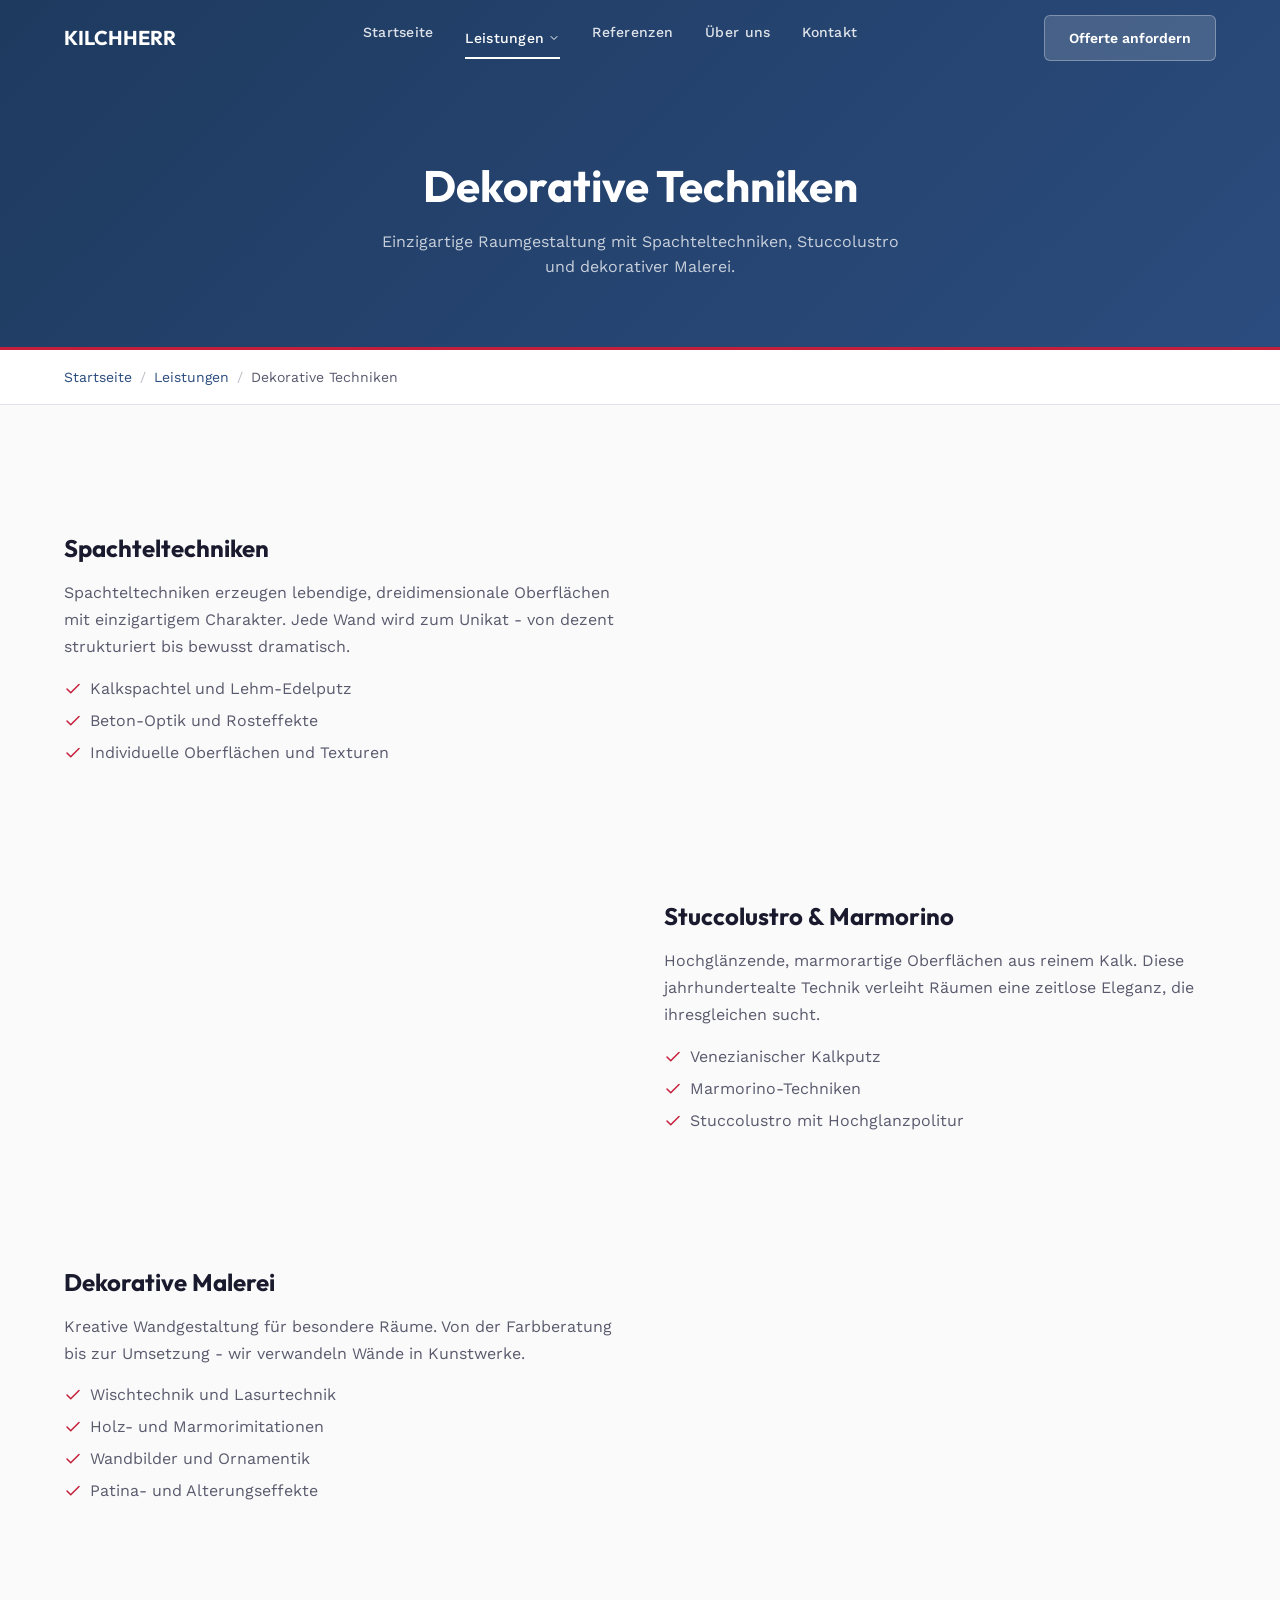
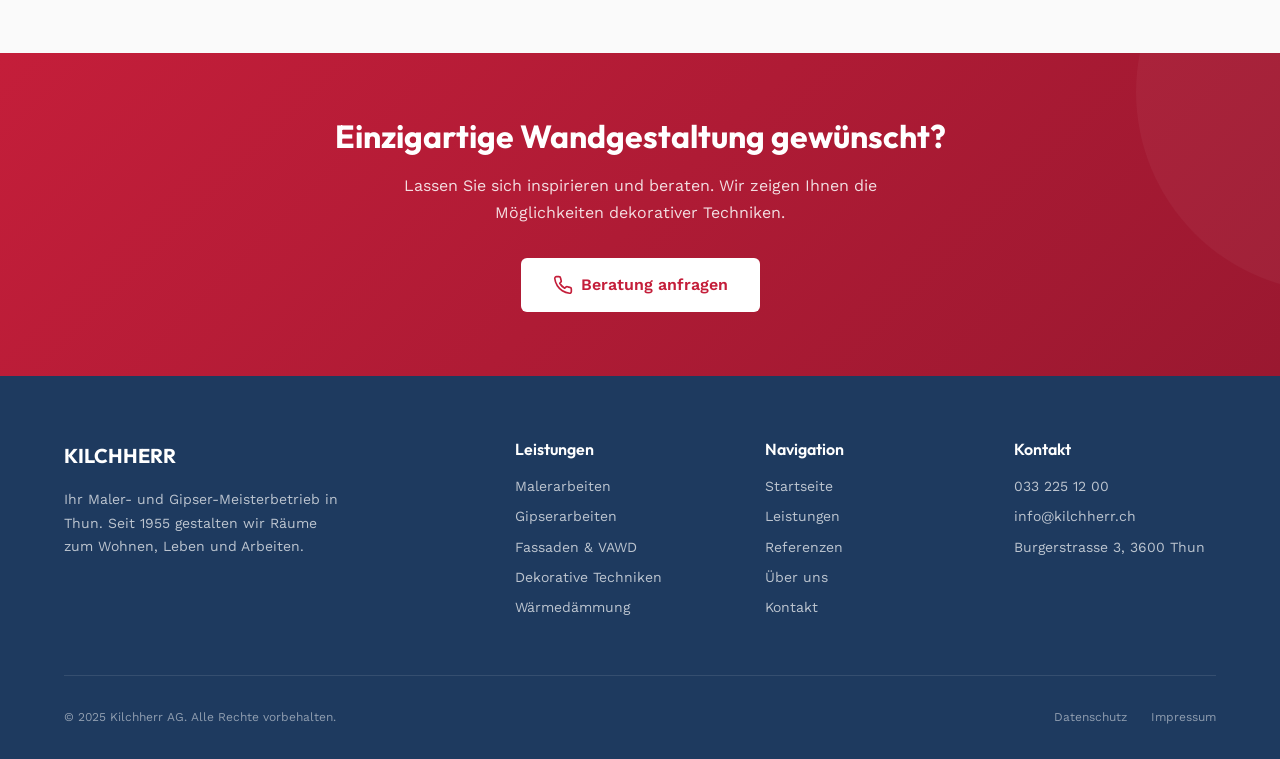
<file: leistungen/dekorative-techniken.html>
<!DOCTYPE html>
<html lang="de">
<head>
  <meta charset="UTF-8">
  <meta name="viewport" content="width=device-width, initial-scale=1.0">
  <title>Dekorative Techniken Thun | Kilchherr AG - Spachteltechnik & Stuccolustro</title>
  <meta name="description" content="Dekorative Maltechniken in Thun: Spachteltechniken, Stuccolustro, Marmorino und kreative Wandgestaltung. Kilchherr AG - Meisterbetrieb seit 1955.">
  <meta name="robots" content="index, follow">
  <link rel="canonical" href="https://kilchherr-redesign.pages.dev/leistungen/dekorative-techniken.html">
  <meta property="og:title" content="Dekorative Techniken Thun | Kilchherr AG">
  <meta property="og:description" content="Spachteltechniken, Stuccolustro, Marmorino und dekorative Malerei vom Meisterbetrieb.">
  <meta property="og:url" content="https://kilchherr-redesign.pages.dev/leistungen/dekorative-techniken.html">
  <meta property="og:type" content="website">
  <meta property="og:locale" content="de_CH">
  <link href="https://fonts.googleapis.com/css2?family=Outfit:wght@400;500;600;700;800&family=Work+Sans:wght@300;400;500;600&display=swap" rel="stylesheet">
  <link rel="stylesheet" href="../style.css">
  <link rel="icon" type="image/svg+xml" href="data:image/svg+xml,<svg xmlns='http://www.w3.org/2000/svg' viewBox='0 0 32 32'><rect width='32' height='32' rx='6' fill='%23C41E3A'/><text x='50%25' y='55%25' text-anchor='middle' dominant-baseline='central' font-size='14' font-weight='bold' fill='white'>K</text></svg>">
  <script type="application/ld+json">
  {
    "@context": "https://schema.org",
    "@type": "Service",
    "name": "Dekorative Techniken",
    "provider": {"@type": "HomeAndConstructionBusiness", "name": "Kilchherr AG", "telephone": "+41332251200"},
    "areaServed": ["Thun", "Bern", "Berner Oberland"],
    "description": "Dekorative Maltechniken: Spachteltechniken, Stuccolustro, Marmorino und kreative Wandgestaltung."
  }
  </script>
</head>
<body>
  <header class="site-header scrolled" id="header">
    <div class="container header-inner">
      <a href="../index.html" class="logo"><span class="logo-text">KILCHHERR</span></a>
      <nav class="main-nav" id="mainNav" aria-label="Hauptnavigation">
        <ul>
          <li><a href="../index.html">Startseite</a></li>
          <li class="nav-item"><a href="../leistungen.html" class="active">Leistungen <svg width="12" height="12" viewBox="0 0 24 24" fill="none" stroke="currentColor" stroke-width="2" stroke-linecap="round" stroke-linejoin="round"><path d="M6 9l6 6 6-6"/></svg></a>
            <div class="nav-dropdown"><a href="malerarbeiten.html">Malerarbeiten</a><a href="gipserarbeiten.html">Gipserarbeiten</a><a href="fassaden.html">Fassaden &amp; VAWD</a><a href="dekorative-techniken.html">Dekorative Techniken</a><a href="waermedaemmung.html">Wärmedämmung</a></div>
          </li>
          <li><a href="../referenzen.html">Referenzen</a></li>
          <li><a href="../ueber-uns.html">Über uns</a></li>
          <li><a href="../kontakt.html">Kontakt</a></li>
        </ul>
      </nav>
      <div class="header-cta"><a href="../kontakt.html" class="btn btn-primary">Offerte anfordern</a></div>
      <button class="mobile-toggle" id="mobileToggle" aria-label="Menu öffnen"><span></span><span></span><span></span></button>
    </div>
  </header>

  <section class="page-header">
    <div class="container">
      <h1>Dekorative Techniken</h1>
      <p>Einzigartige Raumgestaltung mit Spachteltechniken, Stuccolustro und dekorativer Malerei.</p>
    </div>
  </section>

  <nav class="breadcrumbs"><div class="container"><ol class="breadcrumbs-list"><li><a href="../index.html">Startseite</a></li><li class="breadcrumbs-sep">/</li><li><a href="../leistungen.html">Leistungen</a></li><li class="breadcrumbs-sep">/</li><li>Dekorative Techniken</li></ol></div></nav>

  <section class="section">
    <div class="container">
      <div class="service-list">
        <div class="service-item">
          <div class="service-item-content">
            <h2>Spachteltechniken</h2>
            <p>Spachteltechniken erzeugen lebendige, dreidimensionale Oberflächen mit einzigartigem Charakter. Jede Wand wird zum Unikat - von dezent strukturiert bis bewusst dramatisch.</p>
            <ul class="check-list">
              <li><svg width="18" height="18" viewBox="0 0 24 24" fill="none" stroke="currentColor" stroke-width="2" stroke-linecap="round" stroke-linejoin="round"><polyline points="20 6 9 17 4 12"/></svg> Kalkspachtel und Lehm-Edelputz</li>
              <li><svg width="18" height="18" viewBox="0 0 24 24" fill="none" stroke="currentColor" stroke-width="2" stroke-linecap="round" stroke-linejoin="round"><polyline points="20 6 9 17 4 12"/></svg> Beton-Optik und Rosteffekte</li>
              <li><svg width="18" height="18" viewBox="0 0 24 24" fill="none" stroke="currentColor" stroke-width="2" stroke-linecap="round" stroke-linejoin="round"><polyline points="20 6 9 17 4 12"/></svg> Individuelle Oberflächen und Texturen</li>
            </ul>
          </div>
          <div class="service-item-visual" style="background-image: url('https://images.unsplash.com/photo-1615529328331-f8917597711f?w=800&q=80');" role="img" aria-label="Dekorative Spachteltechnik an einer Wand"></div>
        </div>

        <div class="service-item reversed">
          <div class="service-item-content">
            <h2>Stuccolustro &amp; Marmorino</h2>
            <p>Hochglänzende, marmorartige Oberflächen aus reinem Kalk. Diese jahrhundertealte Technik verleiht Räumen eine zeitlose Eleganz, die ihresgleichen sucht.</p>
            <ul class="check-list">
              <li><svg width="18" height="18" viewBox="0 0 24 24" fill="none" stroke="currentColor" stroke-width="2" stroke-linecap="round" stroke-linejoin="round"><polyline points="20 6 9 17 4 12"/></svg> Venezianischer Kalkputz</li>
              <li><svg width="18" height="18" viewBox="0 0 24 24" fill="none" stroke="currentColor" stroke-width="2" stroke-linecap="round" stroke-linejoin="round"><polyline points="20 6 9 17 4 12"/></svg> Marmorino-Techniken</li>
              <li><svg width="18" height="18" viewBox="0 0 24 24" fill="none" stroke="currentColor" stroke-width="2" stroke-linecap="round" stroke-linejoin="round"><polyline points="20 6 9 17 4 12"/></svg> Stuccolustro mit Hochglanzpolitur</li>
            </ul>
          </div>
          <div class="service-item-visual" style="background-image: url('https://images.unsplash.com/photo-1600585152220-90363fe7e115?w=800&q=80');" role="img" aria-label="Stuccolustro-Oberfläche mit Marmoroptik"></div>
        </div>

        <div class="service-item">
          <div class="service-item-content">
            <h2>Dekorative Malerei</h2>
            <p>Kreative Wandgestaltung für besondere Räume. Von der Farbberatung bis zur Umsetzung - wir verwandeln Wände in Kunstwerke.</p>
            <ul class="check-list">
              <li><svg width="18" height="18" viewBox="0 0 24 24" fill="none" stroke="currentColor" stroke-width="2" stroke-linecap="round" stroke-linejoin="round"><polyline points="20 6 9 17 4 12"/></svg> Wischtechnik und Lasurtechnik</li>
              <li><svg width="18" height="18" viewBox="0 0 24 24" fill="none" stroke="currentColor" stroke-width="2" stroke-linecap="round" stroke-linejoin="round"><polyline points="20 6 9 17 4 12"/></svg> Holz- und Marmorimitationen</li>
              <li><svg width="18" height="18" viewBox="0 0 24 24" fill="none" stroke="currentColor" stroke-width="2" stroke-linecap="round" stroke-linejoin="round"><polyline points="20 6 9 17 4 12"/></svg> Wandbilder und Ornamentik</li>
              <li><svg width="18" height="18" viewBox="0 0 24 24" fill="none" stroke="currentColor" stroke-width="2" stroke-linecap="round" stroke-linejoin="round"><polyline points="20 6 9 17 4 12"/></svg> Patina- und Alterungseffekte</li>
            </ul>
          </div>
          <div class="service-item-visual" style="background-image: url('https://images.unsplash.com/photo-1560448204-e02f11c3d0e2?w=800&q=80');" role="img" aria-label="Dekorative Wandmalerei in einem eleganten Raum"></div>
        </div>
      </div>
    </div>
  </section>

  <section class="cta-banner">
    <div class="container">
      <h2>Einzigartige Wandgestaltung gewünscht?</h2>
      <p>Lassen Sie sich inspirieren und beraten. Wir zeigen Ihnen die Möglichkeiten dekorativer Techniken.</p>
      <a href="../kontakt.html" class="btn btn-white btn-lg"><svg width="20" height="20" viewBox="0 0 24 24" fill="none" stroke="currentColor" stroke-width="2" stroke-linecap="round" stroke-linejoin="round"><path d="M22 16.92v3a2 2 0 01-2.18 2 19.79 19.79 0 01-8.63-3.07 19.5 19.5 0 01-6-6 19.79 19.79 0 01-3.07-8.67A2 2 0 014.11 2h3a2 2 0 012 1.72c.127.96.361 1.903.7 2.81a2 2 0 01-.45 2.11L8.09 9.91a16 16 0 006 6l1.27-1.27a2 2 0 012.11-.45c.907.339 1.85.573 2.81.7A2 2 0 0122 16.92z"/></svg> Beratung anfragen</a>
    </div>
  </section>

  <footer class="site-footer">
    <div class="container">
      <div class="footer-grid">
        <div class="footer-brand"><span class="logo-text" style="color:#fff; font-size:1.25rem;">KILCHHERR</span><p>Ihr Maler- und Gipser-Meisterbetrieb in Thun. Seit 1955 gestalten wir Räume zum Wohnen, Leben und Arbeiten.</p></div>
        <div class="footer-col"><h4>Leistungen</h4><a href="malerarbeiten.html">Malerarbeiten</a><a href="gipserarbeiten.html">Gipserarbeiten</a><a href="fassaden.html">Fassaden &amp; VAWD</a><a href="dekorative-techniken.html">Dekorative Techniken</a><a href="waermedaemmung.html">Wärmedämmung</a></div>
        <div class="footer-col"><h4>Navigation</h4><a href="../index.html">Startseite</a><a href="../leistungen.html">Leistungen</a><a href="../referenzen.html">Referenzen</a><a href="../ueber-uns.html">Über uns</a><a href="../kontakt.html">Kontakt</a></div>
        <div class="footer-col"><h4>Kontakt</h4><a href="tel:+41332251200">033 225 12 00</a><a href="mailto:info@kilchherr.ch">info@kilchherr.ch</a><a href="../kontakt.html">Burgerstrasse 3, 3600 Thun</a></div>
      </div>
      <div class="footer-bottom"><p>&copy; 2025 Kilchherr AG. Alle Rechte vorbehalten.</p><div class="legal-links"><a href="#">Datenschutz</a><a href="#">Impressum</a></div></div>
    </div>
  </footer>
  <script>
    document.getElementById('mobileToggle').addEventListener('click', function() { document.getElementById('mainNav').classList.toggle('active'); });
    window.addEventListener('scroll', function() { document.getElementById('header').classList.toggle('scrolled', window.scrollY > 20); });
  </script>
</body>
</html>
</file>
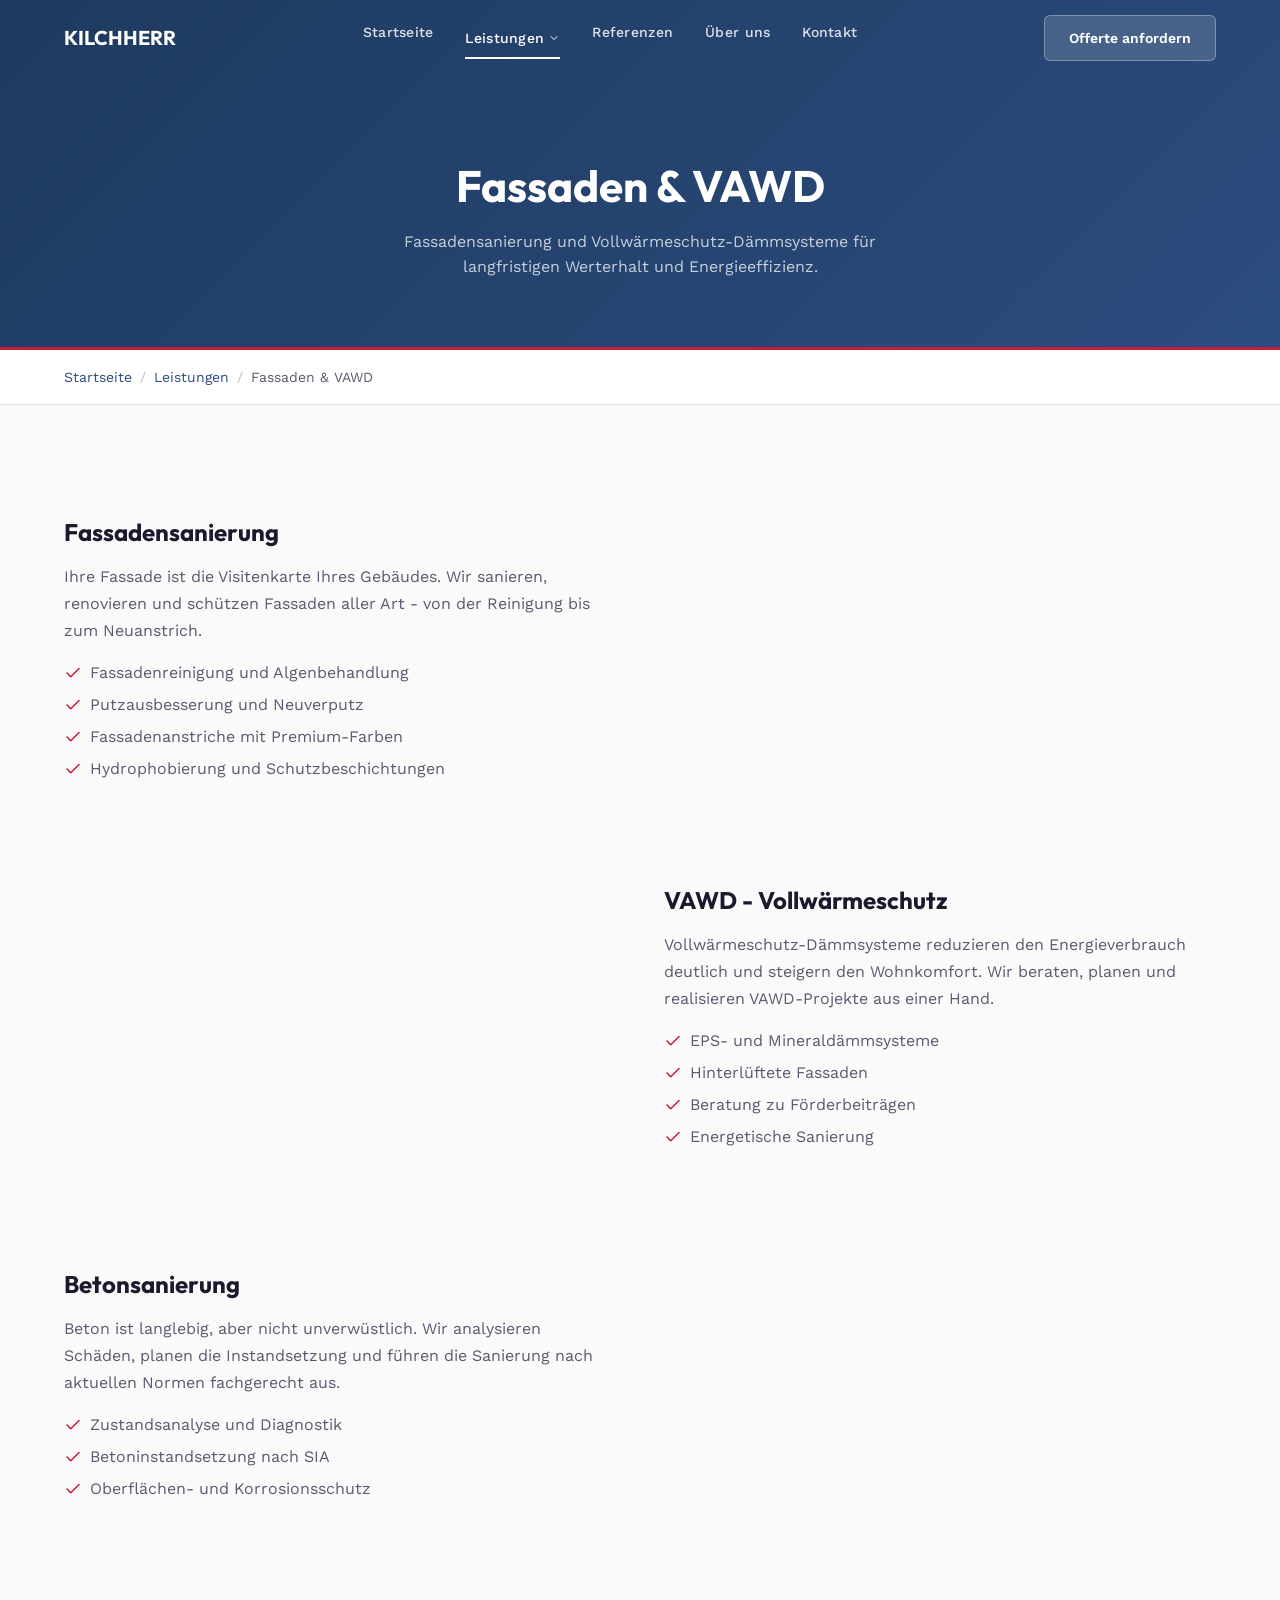
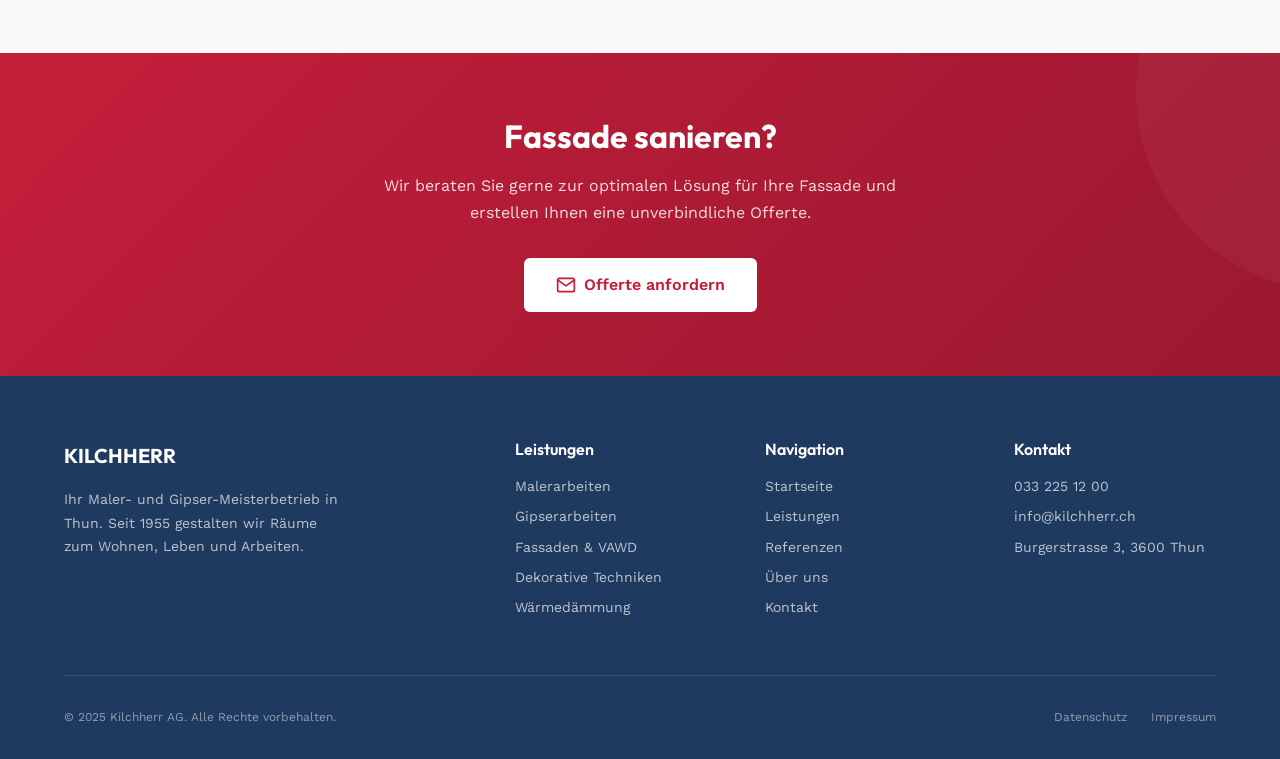
<file: leistungen/fassaden.html>
<!DOCTYPE html>
<html lang="de">
<head>
  <meta charset="UTF-8">
  <meta name="viewport" content="width=device-width, initial-scale=1.0">
  <title>Fassaden & VAWD Thun | Kilchherr AG - Fassadensanierung</title>
  <meta name="description" content="Fassadensanierung und VAWD in Thun und Bern. Vollwärmeschutz-Dämmsysteme, Betonsanierung und Fassadenrenovation. Kilchherr AG - seit 1955.">
  <meta name="robots" content="index, follow">
  <link rel="canonical" href="https://kilchherr-redesign.pages.dev/leistungen/fassaden.html">
  <meta property="og:title" content="Fassaden & VAWD Thun | Kilchherr AG">
  <meta property="og:description" content="Fassadensanierung, VAWD und Betonsanierung vom Meisterbetrieb in Thun.">
  <meta property="og:url" content="https://kilchherr-redesign.pages.dev/leistungen/fassaden.html">
  <meta property="og:type" content="website">
  <meta property="og:locale" content="de_CH">
  <link href="https://fonts.googleapis.com/css2?family=Outfit:wght@400;500;600;700;800&family=Work+Sans:wght@300;400;500;600&display=swap" rel="stylesheet">
  <link rel="stylesheet" href="../style.css">
  <link rel="icon" type="image/svg+xml" href="data:image/svg+xml,<svg xmlns='http://www.w3.org/2000/svg' viewBox='0 0 32 32'><rect width='32' height='32' rx='6' fill='%23C41E3A'/><text x='50%25' y='55%25' text-anchor='middle' dominant-baseline='central' font-size='14' font-weight='bold' fill='white'>K</text></svg>">
  <script type="application/ld+json">
  {
    "@context": "https://schema.org",
    "@type": "Service",
    "name": "Fassaden & VAWD",
    "provider": {"@type": "HomeAndConstructionBusiness", "name": "Kilchherr AG", "telephone": "+41332251200"},
    "areaServed": ["Thun", "Bern", "Berner Oberland"],
    "description": "Fassadensanierung, Vollwärmeschutz-Dämmsysteme (VAWD) und Betonsanierung für Gebäude in Thun und Region."
  }
  </script>
</head>
<body>
  <header class="site-header scrolled" id="header">
    <div class="container header-inner">
      <a href="../index.html" class="logo"><span class="logo-text">KILCHHERR</span></a>
      <nav class="main-nav" id="mainNav" aria-label="Hauptnavigation">
        <ul>
          <li><a href="../index.html">Startseite</a></li>
          <li class="nav-item"><a href="../leistungen.html" class="active">Leistungen <svg width="12" height="12" viewBox="0 0 24 24" fill="none" stroke="currentColor" stroke-width="2" stroke-linecap="round" stroke-linejoin="round"><path d="M6 9l6 6 6-6"/></svg></a>
            <div class="nav-dropdown"><a href="malerarbeiten.html">Malerarbeiten</a><a href="gipserarbeiten.html">Gipserarbeiten</a><a href="fassaden.html">Fassaden &amp; VAWD</a><a href="dekorative-techniken.html">Dekorative Techniken</a><a href="waermedaemmung.html">Wärmedämmung</a></div>
          </li>
          <li><a href="../referenzen.html">Referenzen</a></li>
          <li><a href="../ueber-uns.html">Über uns</a></li>
          <li><a href="../kontakt.html">Kontakt</a></li>
        </ul>
      </nav>
      <div class="header-cta"><a href="../kontakt.html" class="btn btn-primary">Offerte anfordern</a></div>
      <button class="mobile-toggle" id="mobileToggle" aria-label="Menu öffnen"><span></span><span></span><span></span></button>
    </div>
  </header>

  <section class="page-header">
    <div class="container">
      <h1>Fassaden &amp; VAWD</h1>
      <p>Fassadensanierung und Vollwärmeschutz-Dämmsysteme für langfristigen Werterhalt und Energieeffizienz.</p>
    </div>
  </section>

  <nav class="breadcrumbs"><div class="container"><ol class="breadcrumbs-list"><li><a href="../index.html">Startseite</a></li><li class="breadcrumbs-sep">/</li><li><a href="../leistungen.html">Leistungen</a></li><li class="breadcrumbs-sep">/</li><li>Fassaden &amp; VAWD</li></ol></div></nav>

  <section class="section">
    <div class="container">
      <div class="service-list">
        <div class="service-item">
          <div class="service-item-content">
            <h2>Fassadensanierung</h2>
            <p>Ihre Fassade ist die Visitenkarte Ihres Gebäudes. Wir sanieren, renovieren und schützen Fassaden aller Art - von der Reinigung bis zum Neuanstrich.</p>
            <ul class="check-list">
              <li><svg width="18" height="18" viewBox="0 0 24 24" fill="none" stroke="currentColor" stroke-width="2" stroke-linecap="round" stroke-linejoin="round"><polyline points="20 6 9 17 4 12"/></svg> Fassadenreinigung und Algenbehandlung</li>
              <li><svg width="18" height="18" viewBox="0 0 24 24" fill="none" stroke="currentColor" stroke-width="2" stroke-linecap="round" stroke-linejoin="round"><polyline points="20 6 9 17 4 12"/></svg> Putzausbesserung und Neuverputz</li>
              <li><svg width="18" height="18" viewBox="0 0 24 24" fill="none" stroke="currentColor" stroke-width="2" stroke-linecap="round" stroke-linejoin="round"><polyline points="20 6 9 17 4 12"/></svg> Fassadenanstriche mit Premium-Farben</li>
              <li><svg width="18" height="18" viewBox="0 0 24 24" fill="none" stroke="currentColor" stroke-width="2" stroke-linecap="round" stroke-linejoin="round"><polyline points="20 6 9 17 4 12"/></svg> Hydrophobierung und Schutzbeschichtungen</li>
            </ul>
          </div>
          <div class="service-item-visual" style="background-image: url('https://images.unsplash.com/photo-1486406146926-c627a92ad1ab?w=800&q=80');" role="img" aria-label="Sanierte Gebäude-Fassade"></div>
        </div>

        <div class="service-item reversed">
          <div class="service-item-content">
            <h2>VAWD - Vollwärmeschutz</h2>
            <p>Vollwärmeschutz-Dämmsysteme reduzieren den Energieverbrauch deutlich und steigern den Wohnkomfort. Wir beraten, planen und realisieren VAWD-Projekte aus einer Hand.</p>
            <ul class="check-list">
              <li><svg width="18" height="18" viewBox="0 0 24 24" fill="none" stroke="currentColor" stroke-width="2" stroke-linecap="round" stroke-linejoin="round"><polyline points="20 6 9 17 4 12"/></svg> EPS- und Mineraldämmsysteme</li>
              <li><svg width="18" height="18" viewBox="0 0 24 24" fill="none" stroke="currentColor" stroke-width="2" stroke-linecap="round" stroke-linejoin="round"><polyline points="20 6 9 17 4 12"/></svg> Hinterlüftete Fassaden</li>
              <li><svg width="18" height="18" viewBox="0 0 24 24" fill="none" stroke="currentColor" stroke-width="2" stroke-linecap="round" stroke-linejoin="round"><polyline points="20 6 9 17 4 12"/></svg> Beratung zu Förderbeiträgen</li>
              <li><svg width="18" height="18" viewBox="0 0 24 24" fill="none" stroke="currentColor" stroke-width="2" stroke-linecap="round" stroke-linejoin="round"><polyline points="20 6 9 17 4 12"/></svg> Energetische Sanierung</li>
            </ul>
          </div>
          <div class="service-item-visual" style="background-image: url('https://images.unsplash.com/photo-1504307651254-35680f356dfd?w=800&q=80');" role="img" aria-label="Wärmedämmung an einem Gebäude"></div>
        </div>

        <div class="service-item">
          <div class="service-item-content">
            <h2>Betonsanierung</h2>
            <p>Beton ist langlebig, aber nicht unverwüstlich. Wir analysieren Schäden, planen die Instandsetzung und führen die Sanierung nach aktuellen Normen fachgerecht aus.</p>
            <ul class="check-list">
              <li><svg width="18" height="18" viewBox="0 0 24 24" fill="none" stroke="currentColor" stroke-width="2" stroke-linecap="round" stroke-linejoin="round"><polyline points="20 6 9 17 4 12"/></svg> Zustandsanalyse und Diagnostik</li>
              <li><svg width="18" height="18" viewBox="0 0 24 24" fill="none" stroke="currentColor" stroke-width="2" stroke-linecap="round" stroke-linejoin="round"><polyline points="20 6 9 17 4 12"/></svg> Betoninstandsetzung nach SIA</li>
              <li><svg width="18" height="18" viewBox="0 0 24 24" fill="none" stroke="currentColor" stroke-width="2" stroke-linecap="round" stroke-linejoin="round"><polyline points="20 6 9 17 4 12"/></svg> Oberflächen- und Korrosionsschutz</li>
            </ul>
          </div>
          <div class="service-item-visual" style="background-image: url('https://images.unsplash.com/photo-1541888946425-d81bb19240f5?w=800&q=80');" role="img" aria-label="Betonsanierung an einem Bauwerk"></div>
        </div>
      </div>
    </div>
  </section>

  <section class="cta-banner">
    <div class="container">
      <h2>Fassade sanieren?</h2>
      <p>Wir beraten Sie gerne zur optimalen Lösung für Ihre Fassade und erstellen Ihnen eine unverbindliche Offerte.</p>
      <a href="../kontakt.html" class="btn btn-white btn-lg"><svg width="20" height="20" viewBox="0 0 24 24" fill="none" stroke="currentColor" stroke-width="2" stroke-linecap="round" stroke-linejoin="round"><path d="M4 4h16c1.1 0 2 .9 2 2v12c0 1.1-.9 2-2 2H4c-1.1 0-2-.9-2-2V6c0-1.1.9-2 2-2z"/><polyline points="22,6 12,13 2,6"/></svg> Offerte anfordern</a>
    </div>
  </section>

  <footer class="site-footer">
    <div class="container">
      <div class="footer-grid">
        <div class="footer-brand"><span class="logo-text" style="color:#fff; font-size:1.25rem;">KILCHHERR</span><p>Ihr Maler- und Gipser-Meisterbetrieb in Thun. Seit 1955 gestalten wir Räume zum Wohnen, Leben und Arbeiten.</p></div>
        <div class="footer-col"><h4>Leistungen</h4><a href="malerarbeiten.html">Malerarbeiten</a><a href="gipserarbeiten.html">Gipserarbeiten</a><a href="fassaden.html">Fassaden &amp; VAWD</a><a href="dekorative-techniken.html">Dekorative Techniken</a><a href="waermedaemmung.html">Wärmedämmung</a></div>
        <div class="footer-col"><h4>Navigation</h4><a href="../index.html">Startseite</a><a href="../leistungen.html">Leistungen</a><a href="../referenzen.html">Referenzen</a><a href="../ueber-uns.html">Über uns</a><a href="../kontakt.html">Kontakt</a></div>
        <div class="footer-col"><h4>Kontakt</h4><a href="tel:+41332251200">033 225 12 00</a><a href="mailto:info@kilchherr.ch">info@kilchherr.ch</a><a href="../kontakt.html">Burgerstrasse 3, 3600 Thun</a></div>
      </div>
      <div class="footer-bottom"><p>&copy; 2025 Kilchherr AG. Alle Rechte vorbehalten.</p><div class="legal-links"><a href="#">Datenschutz</a><a href="#">Impressum</a></div></div>
    </div>
  </footer>
  <script>
    document.getElementById('mobileToggle').addEventListener('click', function() { document.getElementById('mainNav').classList.toggle('active'); });
    window.addEventListener('scroll', function() { document.getElementById('header').classList.toggle('scrolled', window.scrollY > 20); });
  </script>
</body>
</html>
</file>
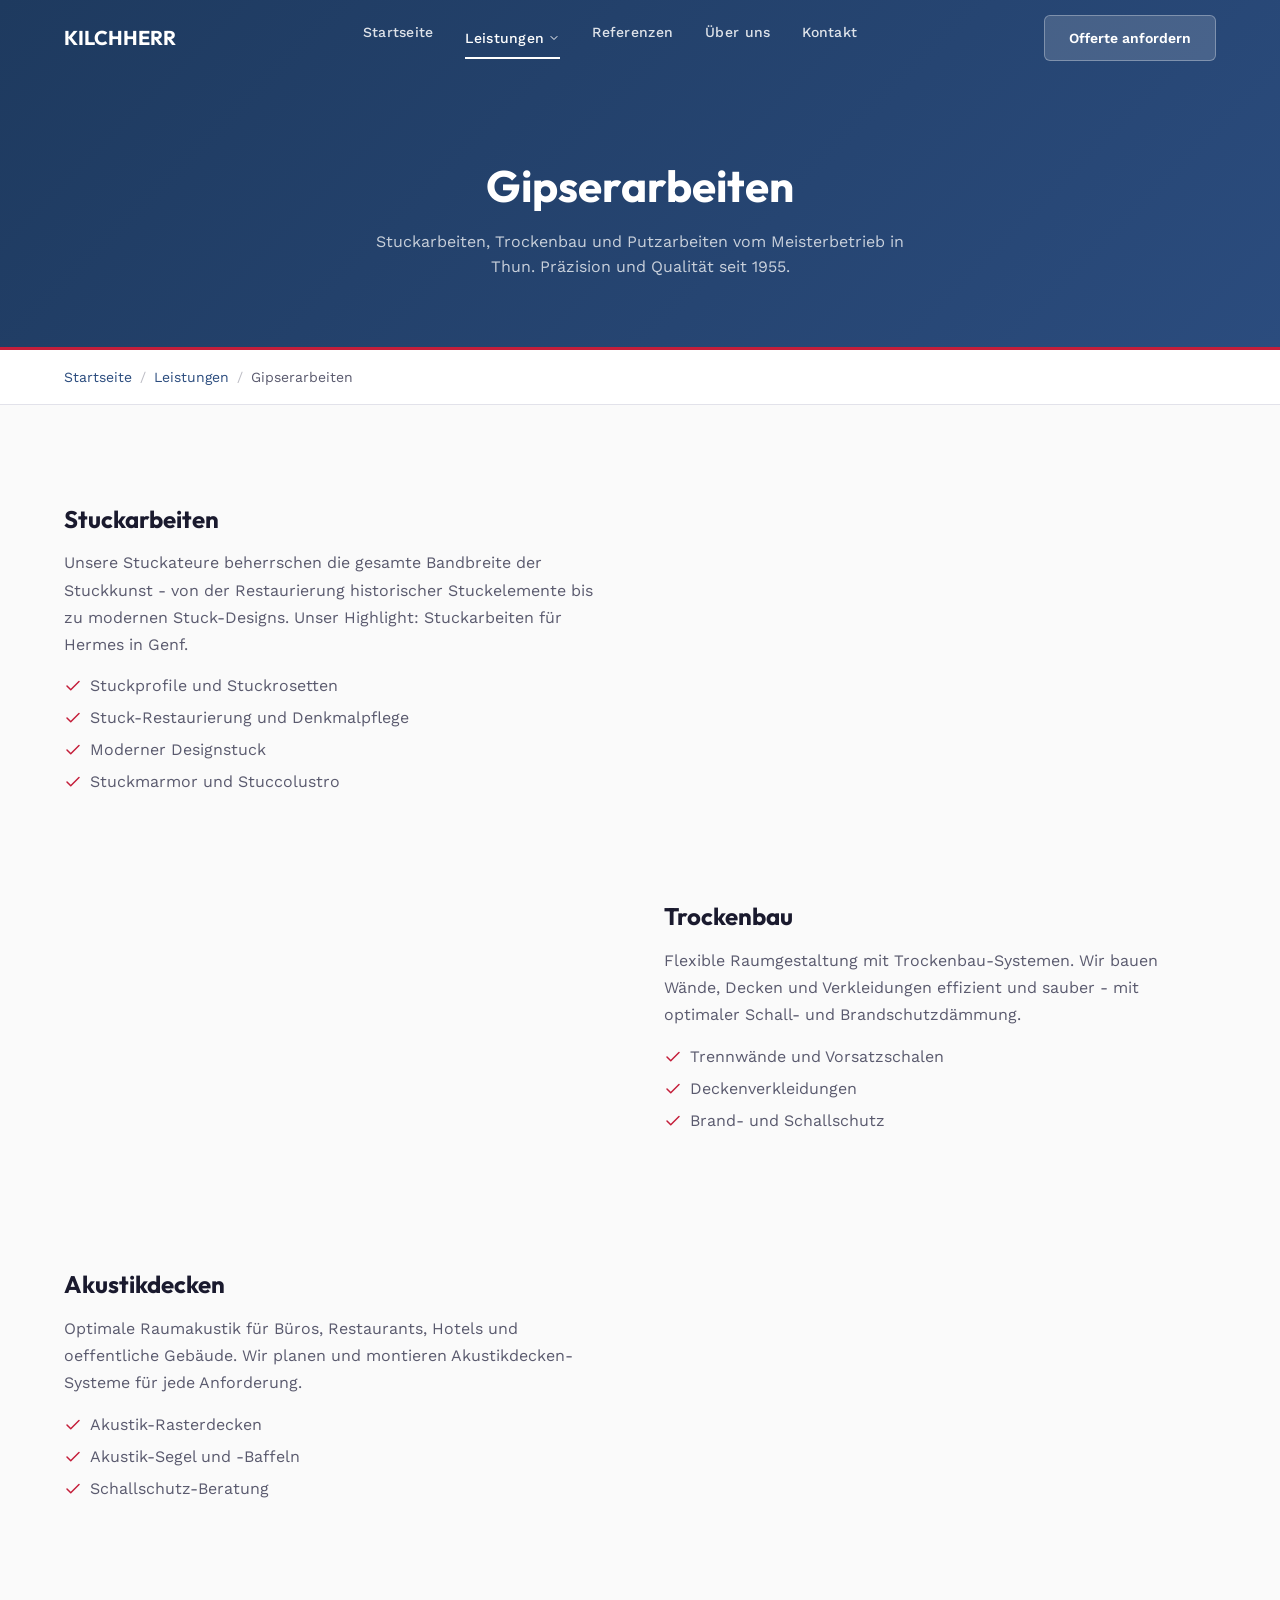
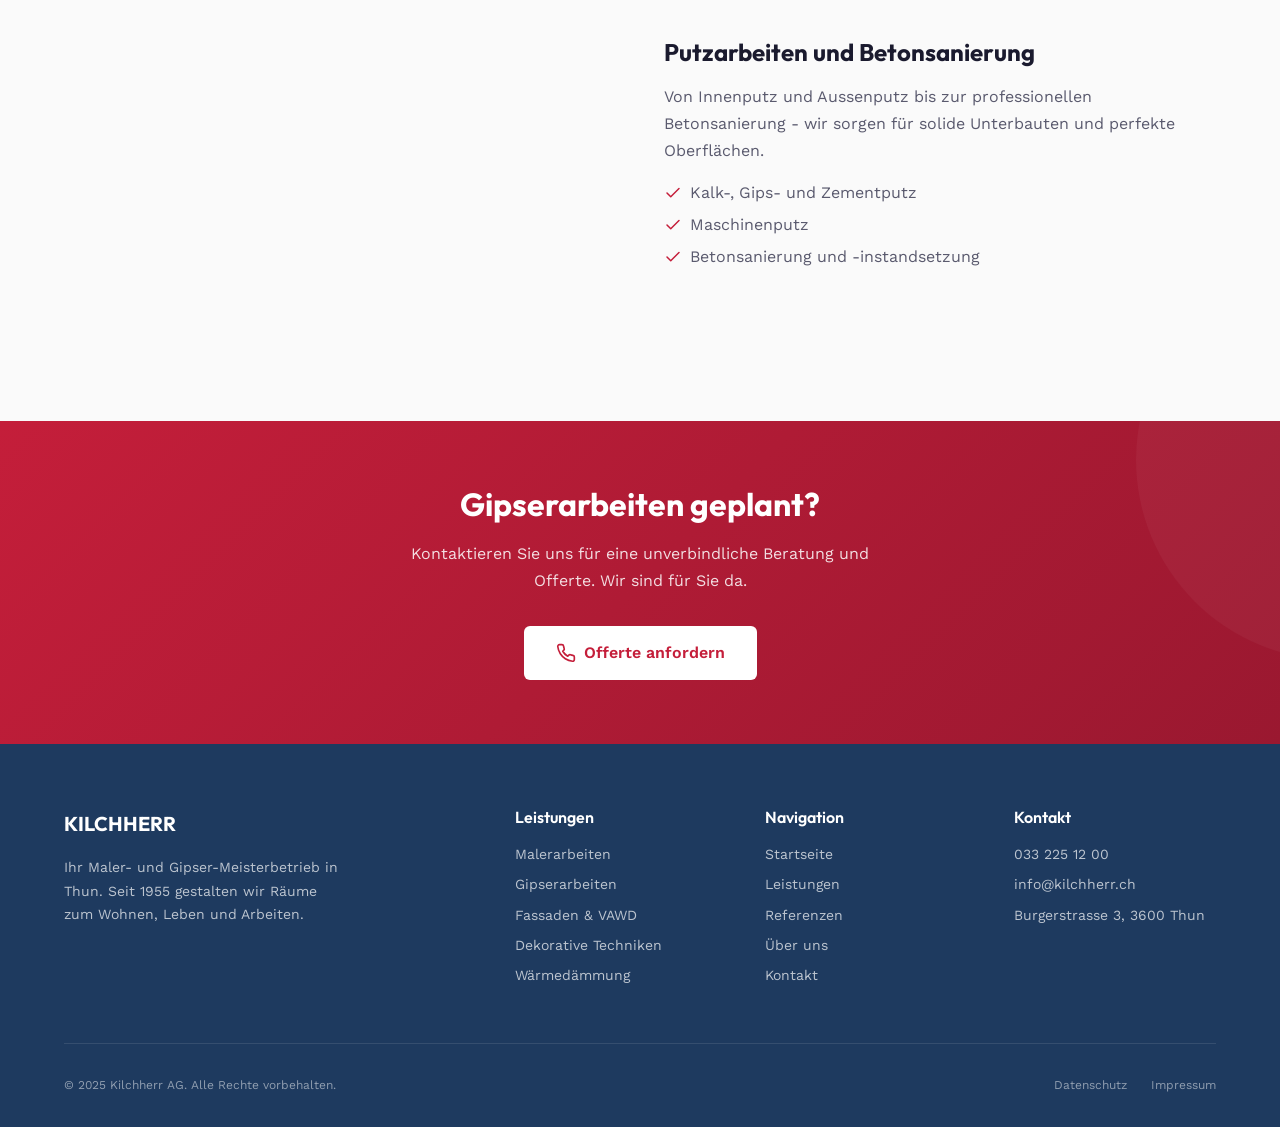
<file: leistungen/gipserarbeiten.html>
<!DOCTYPE html>
<html lang="de">
<head>
  <meta charset="UTF-8">
  <meta name="viewport" content="width=device-width, initial-scale=1.0">
  <title>Gipserarbeiten Thun | Kilchherr AG - Stuck, Trockenbau, Putz</title>
  <meta name="description" content="Professionelle Gipserarbeiten in Thun: Stuckarbeiten, Trockenbau, Akustikdecken, Innenputz und Aussenputz. Kilchherr AG - Ihr Meisterbetrieb seit 1955.">
  <meta name="robots" content="index, follow">
  <link rel="canonical" href="https://kilchherr-redesign.pages.dev/leistungen/gipserarbeiten.html">
  <meta property="og:title" content="Gipserarbeiten Thun | Kilchherr AG">
  <meta property="og:description" content="Stuckarbeiten, Trockenbau, Akustikdecken und Putzarbeiten vom Meisterbetrieb.">
  <meta property="og:url" content="https://kilchherr-redesign.pages.dev/leistungen/gipserarbeiten.html">
  <meta property="og:type" content="website">
  <meta property="og:locale" content="de_CH">
  <link href="https://fonts.googleapis.com/css2?family=Outfit:wght@400;500;600;700;800&family=Work+Sans:wght@300;400;500;600&display=swap" rel="stylesheet">
  <link rel="stylesheet" href="../style.css">
  <link rel="icon" type="image/svg+xml" href="data:image/svg+xml,<svg xmlns='http://www.w3.org/2000/svg' viewBox='0 0 32 32'><rect width='32' height='32' rx='6' fill='%23C41E3A'/><text x='50%25' y='55%25' text-anchor='middle' dominant-baseline='central' font-size='14' font-weight='bold' fill='white'>K</text></svg>">
  <script type="application/ld+json">
  {
    "@context": "https://schema.org",
    "@type": "Service",
    "name": "Gipserarbeiten",
    "provider": {"@type": "HomeAndConstructionBusiness", "name": "Kilchherr AG", "telephone": "+41332251200"},
    "areaServed": ["Thun", "Bern", "Berner Oberland"],
    "description": "Professionelle Gipserarbeiten: Stuckarbeiten, Trockenbau, Akustikdecken, Innenputz, Aussenputz und Betonsanierung."
  }
  </script>
</head>
<body>
  <header class="site-header scrolled" id="header">
    <div class="container header-inner">
      <a href="../index.html" class="logo"><span class="logo-text">KILCHHERR</span></a>
      <nav class="main-nav" id="mainNav" aria-label="Hauptnavigation">
        <ul>
          <li><a href="../index.html">Startseite</a></li>
          <li class="nav-item"><a href="../leistungen.html" class="active">Leistungen <svg width="12" height="12" viewBox="0 0 24 24" fill="none" stroke="currentColor" stroke-width="2" stroke-linecap="round" stroke-linejoin="round"><path d="M6 9l6 6 6-6"/></svg></a>
            <div class="nav-dropdown"><a href="malerarbeiten.html">Malerarbeiten</a><a href="gipserarbeiten.html">Gipserarbeiten</a><a href="fassaden.html">Fassaden &amp; VAWD</a><a href="dekorative-techniken.html">Dekorative Techniken</a><a href="waermedaemmung.html">Wärmedämmung</a></div>
          </li>
          <li><a href="../referenzen.html">Referenzen</a></li>
          <li><a href="../ueber-uns.html">Über uns</a></li>
          <li><a href="../kontakt.html">Kontakt</a></li>
        </ul>
      </nav>
      <div class="header-cta"><a href="../kontakt.html" class="btn btn-primary">Offerte anfordern</a></div>
      <button class="mobile-toggle" id="mobileToggle" aria-label="Menu öffnen"><span></span><span></span><span></span></button>
    </div>
  </header>

  <section class="page-header">
    <div class="container">
      <h1>Gipserarbeiten</h1>
      <p>Stuckarbeiten, Trockenbau und Putzarbeiten vom Meisterbetrieb in Thun. Präzision und Qualität seit 1955.</p>
    </div>
  </section>

  <nav class="breadcrumbs">
    <div class="container">
      <ol class="breadcrumbs-list">
        <li><a href="../index.html">Startseite</a></li>
        <li class="breadcrumbs-sep">/</li>
        <li><a href="../leistungen.html">Leistungen</a></li>
        <li class="breadcrumbs-sep">/</li>
        <li>Gipserarbeiten</li>
      </ol>
    </div>
  </nav>

  <section class="section">
    <div class="container">
      <div class="service-list">
        <div class="service-item">
          <div class="service-item-content">
            <h2>Stuckarbeiten</h2>
            <p>Unsere Stuckateure beherrschen die gesamte Bandbreite der Stuckkunst - von der Restaurierung historischer Stuckelemente bis zu modernen Stuck-Designs. Unser Highlight: Stuckarbeiten für Hermes in Genf.</p>
            <ul class="check-list">
              <li><svg width="18" height="18" viewBox="0 0 24 24" fill="none" stroke="currentColor" stroke-width="2" stroke-linecap="round" stroke-linejoin="round"><polyline points="20 6 9 17 4 12"/></svg> Stuckprofile und Stuckrosetten</li>
              <li><svg width="18" height="18" viewBox="0 0 24 24" fill="none" stroke="currentColor" stroke-width="2" stroke-linecap="round" stroke-linejoin="round"><polyline points="20 6 9 17 4 12"/></svg> Stuck-Restaurierung und Denkmalpflege</li>
              <li><svg width="18" height="18" viewBox="0 0 24 24" fill="none" stroke="currentColor" stroke-width="2" stroke-linecap="round" stroke-linejoin="round"><polyline points="20 6 9 17 4 12"/></svg> Moderner Designstuck</li>
              <li><svg width="18" height="18" viewBox="0 0 24 24" fill="none" stroke="currentColor" stroke-width="2" stroke-linecap="round" stroke-linejoin="round"><polyline points="20 6 9 17 4 12"/></svg> Stuckmarmor und Stuccolustro</li>
            </ul>
          </div>
          <div class="service-item-visual" style="background-image: url('https://images.unsplash.com/photo-1600585152220-90363fe7e115?w=800&q=80');" role="img" aria-label="Kunstvolle Stuckarbeiten an einer Decke"></div>
        </div>

        <div class="service-item reversed">
          <div class="service-item-content">
            <h2>Trockenbau</h2>
            <p>Flexible Raumgestaltung mit Trockenbau-Systemen. Wir bauen Wände, Decken und Verkleidungen effizient und sauber - mit optimaler Schall- und Brandschutzdämmung.</p>
            <ul class="check-list">
              <li><svg width="18" height="18" viewBox="0 0 24 24" fill="none" stroke="currentColor" stroke-width="2" stroke-linecap="round" stroke-linejoin="round"><polyline points="20 6 9 17 4 12"/></svg> Trennwände und Vorsatzschalen</li>
              <li><svg width="18" height="18" viewBox="0 0 24 24" fill="none" stroke="currentColor" stroke-width="2" stroke-linecap="round" stroke-linejoin="round"><polyline points="20 6 9 17 4 12"/></svg> Deckenverkleidungen</li>
              <li><svg width="18" height="18" viewBox="0 0 24 24" fill="none" stroke="currentColor" stroke-width="2" stroke-linecap="round" stroke-linejoin="round"><polyline points="20 6 9 17 4 12"/></svg> Brand- und Schallschutz</li>
            </ul>
          </div>
          <div class="service-item-visual" style="background-image: url('https://images.unsplash.com/photo-1504307651254-35680f356dfd?w=800&q=80');" role="img" aria-label="Trockenbauarbeiten auf einer Baustelle"></div>
        </div>

        <div class="service-item">
          <div class="service-item-content">
            <h2>Akustikdecken</h2>
            <p>Optimale Raumakustik für Büros, Restaurants, Hotels und oeffentliche Gebäude. Wir planen und montieren Akustikdecken-Systeme für jede Anforderung.</p>
            <ul class="check-list">
              <li><svg width="18" height="18" viewBox="0 0 24 24" fill="none" stroke="currentColor" stroke-width="2" stroke-linecap="round" stroke-linejoin="round"><polyline points="20 6 9 17 4 12"/></svg> Akustik-Rasterdecken</li>
              <li><svg width="18" height="18" viewBox="0 0 24 24" fill="none" stroke="currentColor" stroke-width="2" stroke-linecap="round" stroke-linejoin="round"><polyline points="20 6 9 17 4 12"/></svg> Akustik-Segel und -Baffeln</li>
              <li><svg width="18" height="18" viewBox="0 0 24 24" fill="none" stroke="currentColor" stroke-width="2" stroke-linecap="round" stroke-linejoin="round"><polyline points="20 6 9 17 4 12"/></svg> Schallschutz-Beratung</li>
            </ul>
          </div>
          <div class="service-item-visual" style="background-image: url('https://images.unsplash.com/photo-1497366216548-37526070297c?w=800&q=80');" role="img" aria-label="Moderne Akustikdecke in einem Büro"></div>
        </div>

        <div class="service-item reversed">
          <div class="service-item-content">
            <h2>Putzarbeiten und Betonsanierung</h2>
            <p>Von Innenputz und Aussenputz bis zur professionellen Betonsanierung - wir sorgen für solide Unterbauten und perfekte Oberflächen.</p>
            <ul class="check-list">
              <li><svg width="18" height="18" viewBox="0 0 24 24" fill="none" stroke="currentColor" stroke-width="2" stroke-linecap="round" stroke-linejoin="round"><polyline points="20 6 9 17 4 12"/></svg> Kalk-, Gips- und Zementputz</li>
              <li><svg width="18" height="18" viewBox="0 0 24 24" fill="none" stroke="currentColor" stroke-width="2" stroke-linecap="round" stroke-linejoin="round"><polyline points="20 6 9 17 4 12"/></svg> Maschinenputz</li>
              <li><svg width="18" height="18" viewBox="0 0 24 24" fill="none" stroke="currentColor" stroke-width="2" stroke-linecap="round" stroke-linejoin="round"><polyline points="20 6 9 17 4 12"/></svg> Betonsanierung und -instandsetzung</li>
            </ul>
          </div>
          <div class="service-item-visual" style="background-image: url('https://images.unsplash.com/photo-1581578731548-c64695cc6952?w=800&q=80');" role="img" aria-label="Professionelle Putzarbeiten"></div>
        </div>
      </div>
    </div>
  </section>

  <section class="cta-banner">
    <div class="container">
      <h2>Gipserarbeiten geplant?</h2>
      <p>Kontaktieren Sie uns für eine unverbindliche Beratung und Offerte. Wir sind für Sie da.</p>
      <a href="../kontakt.html" class="btn btn-white btn-lg"><svg width="20" height="20" viewBox="0 0 24 24" fill="none" stroke="currentColor" stroke-width="2" stroke-linecap="round" stroke-linejoin="round"><path d="M22 16.92v3a2 2 0 01-2.18 2 19.79 19.79 0 01-8.63-3.07 19.5 19.5 0 01-6-6 19.79 19.79 0 01-3.07-8.67A2 2 0 014.11 2h3a2 2 0 012 1.72c.127.96.361 1.903.7 2.81a2 2 0 01-.45 2.11L8.09 9.91a16 16 0 006 6l1.27-1.27a2 2 0 012.11-.45c.907.339 1.85.573 2.81.7A2 2 0 0122 16.92z"/></svg> Offerte anfordern</a>
    </div>
  </section>

  <footer class="site-footer">
    <div class="container">
      <div class="footer-grid">
        <div class="footer-brand"><span class="logo-text" style="color:#fff; font-size:1.25rem;">KILCHHERR</span><p>Ihr Maler- und Gipser-Meisterbetrieb in Thun. Seit 1955 gestalten wir Räume zum Wohnen, Leben und Arbeiten.</p></div>
        <div class="footer-col"><h4>Leistungen</h4><a href="malerarbeiten.html">Malerarbeiten</a><a href="gipserarbeiten.html">Gipserarbeiten</a><a href="fassaden.html">Fassaden &amp; VAWD</a><a href="dekorative-techniken.html">Dekorative Techniken</a><a href="waermedaemmung.html">Wärmedämmung</a></div>
        <div class="footer-col"><h4>Navigation</h4><a href="../index.html">Startseite</a><a href="../leistungen.html">Leistungen</a><a href="../referenzen.html">Referenzen</a><a href="../ueber-uns.html">Über uns</a><a href="../kontakt.html">Kontakt</a></div>
        <div class="footer-col"><h4>Kontakt</h4><a href="tel:+41332251200">033 225 12 00</a><a href="mailto:info@kilchherr.ch">info@kilchherr.ch</a><a href="../kontakt.html">Burgerstrasse 3, 3600 Thun</a></div>
      </div>
      <div class="footer-bottom"><p>&copy; 2025 Kilchherr AG. Alle Rechte vorbehalten.</p><div class="legal-links"><a href="#">Datenschutz</a><a href="#">Impressum</a></div></div>
    </div>
  </footer>
  <script>
    document.getElementById('mobileToggle').addEventListener('click', function() { document.getElementById('mainNav').classList.toggle('active'); });
    window.addEventListener('scroll', function() { document.getElementById('header').classList.toggle('scrolled', window.scrollY > 20); });
  </script>
</body>
</html>
</file>
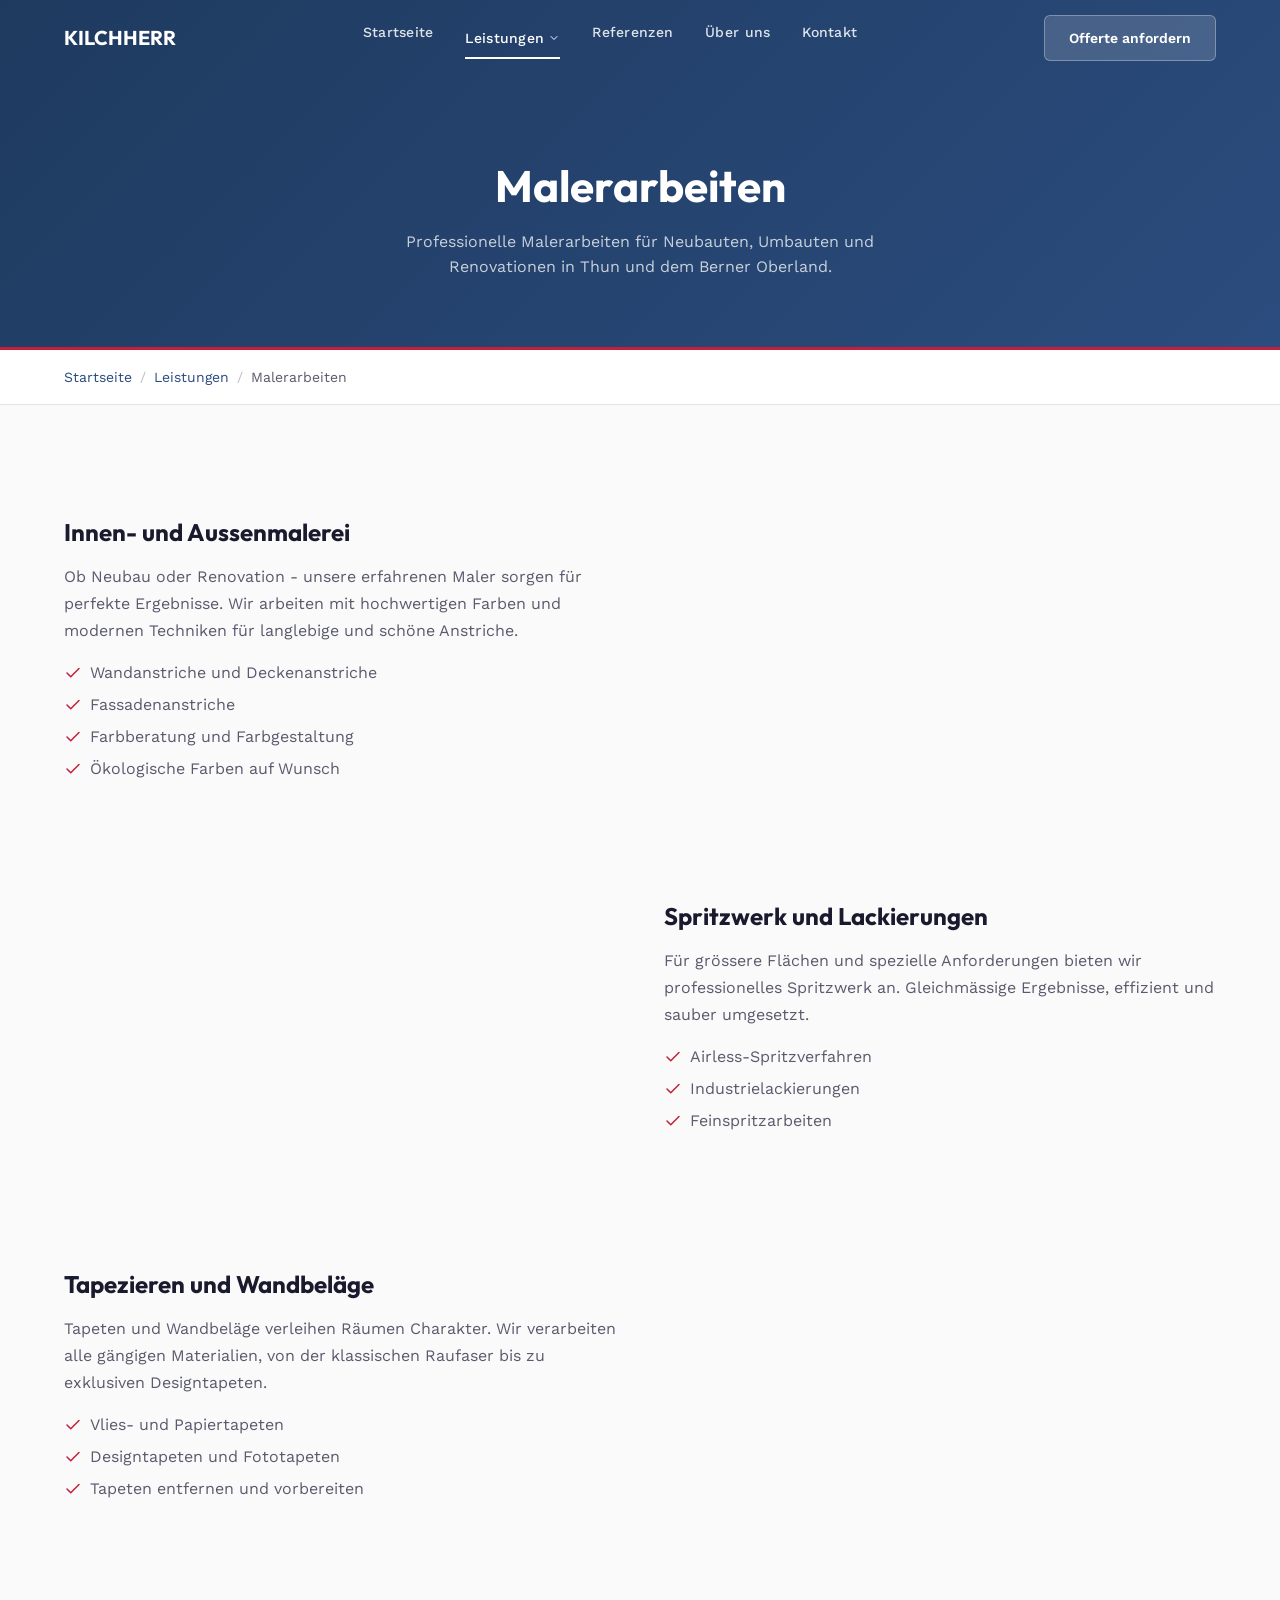
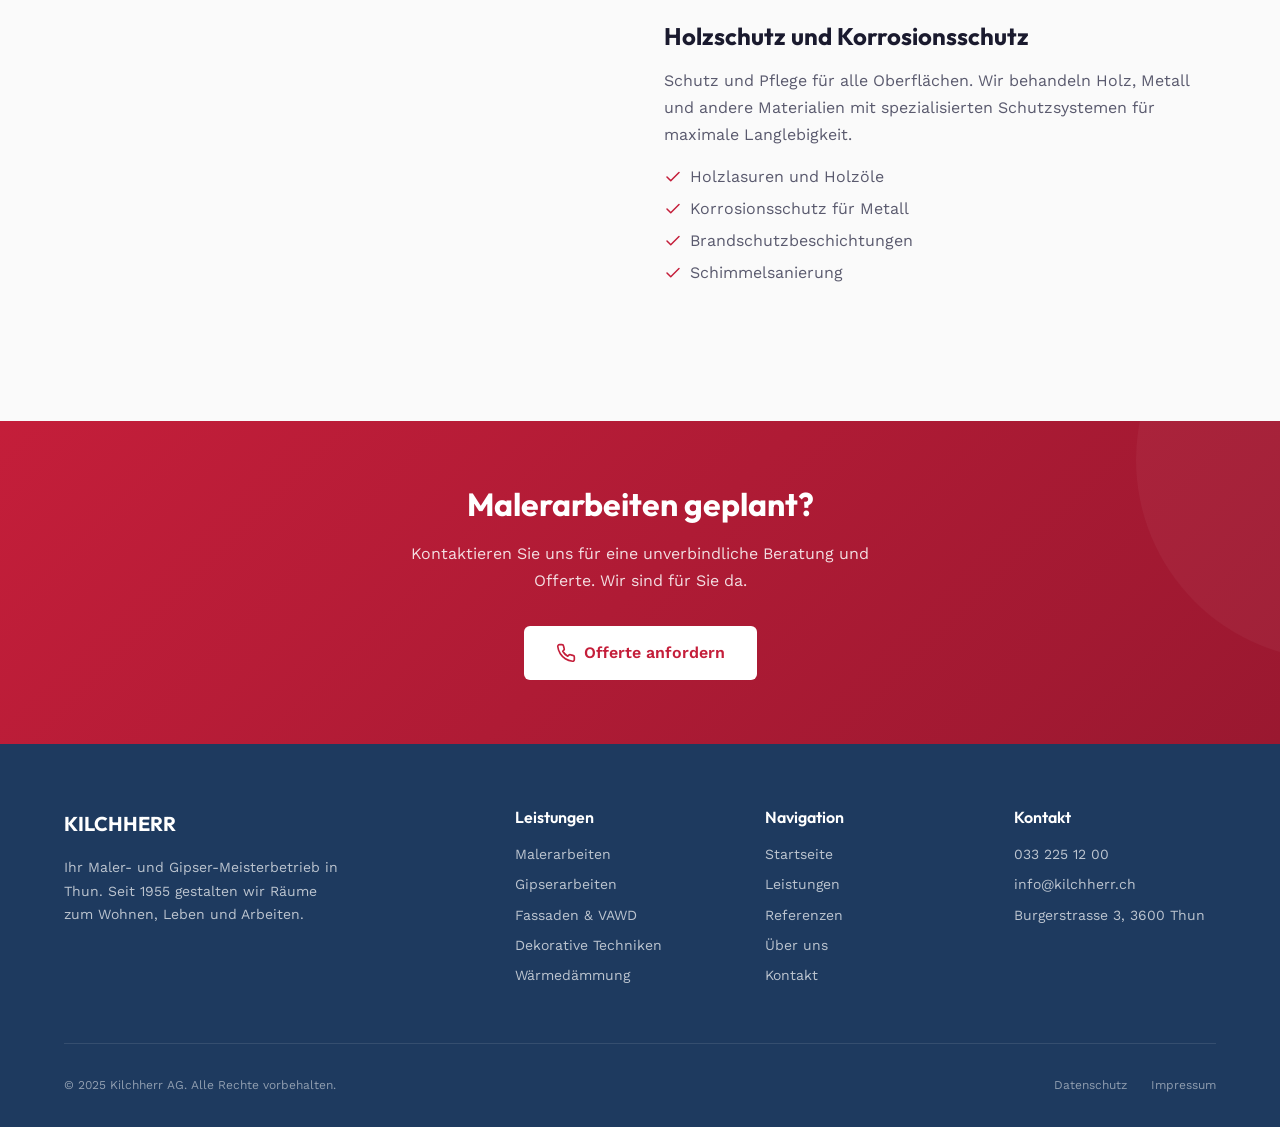
<file: leistungen/malerarbeiten.html>
<!DOCTYPE html>
<html lang="de">
<head>
  <meta charset="UTF-8">
  <meta name="viewport" content="width=device-width, initial-scale=1.0">
  <title>Malerarbeiten Thun | Kilchherr AG - Maler Meisterbetrieb</title>
  <meta name="description" content="Professionelle Malerarbeiten in Thun und Berner Oberland. Innenmalerei, Aussenmalerei, Spritzwerk, Tapezieren, Holzschutz und Brandschutz. Kilchherr AG.">
  <meta name="robots" content="index, follow">
  <link rel="canonical" href="https://kilchherr-redesign.pages.dev/leistungen/malerarbeiten.html">
  <meta property="og:title" content="Malerarbeiten Thun | Kilchherr AG">
  <meta property="og:description" content="Professionelle Malerarbeiten: Innenmalerei, Aussenmalerei, Spritzwerk, Tapezieren und Brandschutz.">
  <meta property="og:url" content="https://kilchherr-redesign.pages.dev/leistungen/malerarbeiten.html">
  <meta property="og:type" content="website">
  <meta property="og:locale" content="de_CH">
  <link href="https://fonts.googleapis.com/css2?family=Outfit:wght@400;500;600;700;800&family=Work+Sans:wght@300;400;500;600&display=swap" rel="stylesheet">
  <link rel="stylesheet" href="../style.css">
  <link rel="icon" type="image/svg+xml" href="data:image/svg+xml,<svg xmlns='http://www.w3.org/2000/svg' viewBox='0 0 32 32'><rect width='32' height='32' rx='6' fill='%23C41E3A'/><text x='50%25' y='55%25' text-anchor='middle' dominant-baseline='central' font-size='14' font-weight='bold' fill='white'>K</text></svg>">
  <script type="application/ld+json">
  {
    "@context": "https://schema.org",
    "@type": "Service",
    "name": "Malerarbeiten",
    "provider": {"@type": "HomeAndConstructionBusiness", "name": "Kilchherr AG", "telephone": "+41332251200"},
    "areaServed": ["Thun", "Bern", "Berner Oberland"],
    "description": "Professionelle Malerarbeiten: Innenmalerei, Aussenmalerei, Spritzwerk, Tapezieren, Holzschutz und Brandschutzbeschichtungen."
  }
  </script>
</head>
<body>
  <header class="site-header scrolled" id="header">
    <div class="container header-inner">
      <a href="../index.html" class="logo"><span class="logo-text">KILCHHERR</span></a>
      <nav class="main-nav" id="mainNav" aria-label="Hauptnavigation">
        <ul>
          <li><a href="../index.html">Startseite</a></li>
          <li class="nav-item">
            <a href="../leistungen.html" class="active">Leistungen <svg width="12" height="12" viewBox="0 0 24 24" fill="none" stroke="currentColor" stroke-width="2" stroke-linecap="round" stroke-linejoin="round"><path d="M6 9l6 6 6-6"/></svg></a>
            <div class="nav-dropdown">
              <a href="malerarbeiten.html">Malerarbeiten</a>
              <a href="gipserarbeiten.html">Gipserarbeiten</a>
              <a href="fassaden.html">Fassaden &amp; VAWD</a>
              <a href="dekorative-techniken.html">Dekorative Techniken</a>
              <a href="waermedaemmung.html">Wärmedämmung</a>
            </div>
          </li>
          <li><a href="../referenzen.html">Referenzen</a></li>
          <li><a href="../ueber-uns.html">Über uns</a></li>
          <li><a href="../kontakt.html">Kontakt</a></li>
        </ul>
      </nav>
      <div class="header-cta"><a href="../kontakt.html" class="btn btn-primary">Offerte anfordern</a></div>
      <button class="mobile-toggle" id="mobileToggle" aria-label="Menu öffnen"><span></span><span></span><span></span></button>
    </div>
  </header>

  <section class="page-header">
    <div class="container">
      <h1>Malerarbeiten</h1>
      <p>Professionelle Malerarbeiten für Neubauten, Umbauten und Renovationen in Thun und dem Berner Oberland.</p>
    </div>
  </section>

  <nav class="breadcrumbs">
    <div class="container">
      <ol class="breadcrumbs-list">
        <li><a href="../index.html">Startseite</a></li>
        <li class="breadcrumbs-sep">/</li>
        <li><a href="../leistungen.html">Leistungen</a></li>
        <li class="breadcrumbs-sep">/</li>
        <li>Malerarbeiten</li>
      </ol>
    </div>
  </nav>

  <section class="section">
    <div class="container">
      <div class="service-list">
        <div class="service-item">
          <div class="service-item-content">
            <h2>Innen- und Aussenmalerei</h2>
            <p>Ob Neubau oder Renovation - unsere erfahrenen Maler sorgen für perfekte Ergebnisse. Wir arbeiten mit hochwertigen Farben und modernen Techniken für langlebige und schöne Anstriche.</p>
            <ul class="check-list">
              <li><svg width="18" height="18" viewBox="0 0 24 24" fill="none" stroke="currentColor" stroke-width="2" stroke-linecap="round" stroke-linejoin="round"><polyline points="20 6 9 17 4 12"/></svg> Wandanstriche und Deckenanstriche</li>
              <li><svg width="18" height="18" viewBox="0 0 24 24" fill="none" stroke="currentColor" stroke-width="2" stroke-linecap="round" stroke-linejoin="round"><polyline points="20 6 9 17 4 12"/></svg> Fassadenanstriche</li>
              <li><svg width="18" height="18" viewBox="0 0 24 24" fill="none" stroke="currentColor" stroke-width="2" stroke-linecap="round" stroke-linejoin="round"><polyline points="20 6 9 17 4 12"/></svg> Farbberatung und Farbgestaltung</li>
              <li><svg width="18" height="18" viewBox="0 0 24 24" fill="none" stroke="currentColor" stroke-width="2" stroke-linecap="round" stroke-linejoin="round"><polyline points="20 6 9 17 4 12"/></svg> Ökologische Farben auf Wunsch</li>
            </ul>
          </div>
          <div class="service-item-visual" style="background-image: url('https://images.unsplash.com/photo-1562259929-b4e1fd3aef09?w=800&q=80');" role="img" aria-label="Professionelle Malerarbeiten an einer Wand"></div>
        </div>

        <div class="service-item reversed">
          <div class="service-item-content">
            <h2>Spritzwerk und Lackierungen</h2>
            <p>Für grössere Flächen und spezielle Anforderungen bieten wir professionelles Spritzwerk an. Gleichmässige Ergebnisse, effizient und sauber umgesetzt.</p>
            <ul class="check-list">
              <li><svg width="18" height="18" viewBox="0 0 24 24" fill="none" stroke="currentColor" stroke-width="2" stroke-linecap="round" stroke-linejoin="round"><polyline points="20 6 9 17 4 12"/></svg> Airless-Spritzverfahren</li>
              <li><svg width="18" height="18" viewBox="0 0 24 24" fill="none" stroke="currentColor" stroke-width="2" stroke-linecap="round" stroke-linejoin="round"><polyline points="20 6 9 17 4 12"/></svg> Industrielackierungen</li>
              <li><svg width="18" height="18" viewBox="0 0 24 24" fill="none" stroke="currentColor" stroke-width="2" stroke-linecap="round" stroke-linejoin="round"><polyline points="20 6 9 17 4 12"/></svg> Feinspritzarbeiten</li>
            </ul>
          </div>
          <div class="service-item-visual" style="background-image: url('https://images.unsplash.com/photo-1589939705384-5185137a7f0f?w=800&q=80');" role="img" aria-label="Spritzwerk an einer Fassade"></div>
        </div>

        <div class="service-item">
          <div class="service-item-content">
            <h2>Tapezieren und Wandbeläge</h2>
            <p>Tapeten und Wandbeläge verleihen Räumen Charakter. Wir verarbeiten alle gängigen Materialien, von der klassischen Raufaser bis zu exklusiven Designtapeten.</p>
            <ul class="check-list">
              <li><svg width="18" height="18" viewBox="0 0 24 24" fill="none" stroke="currentColor" stroke-width="2" stroke-linecap="round" stroke-linejoin="round"><polyline points="20 6 9 17 4 12"/></svg> Vlies- und Papiertapeten</li>
              <li><svg width="18" height="18" viewBox="0 0 24 24" fill="none" stroke="currentColor" stroke-width="2" stroke-linecap="round" stroke-linejoin="round"><polyline points="20 6 9 17 4 12"/></svg> Designtapeten und Fototapeten</li>
              <li><svg width="18" height="18" viewBox="0 0 24 24" fill="none" stroke="currentColor" stroke-width="2" stroke-linecap="round" stroke-linejoin="round"><polyline points="20 6 9 17 4 12"/></svg> Tapeten entfernen und vorbereiten</li>
            </ul>
          </div>
          <div class="service-item-visual" style="background-image: url('https://images.unsplash.com/photo-1615529328331-f8917597711f?w=800&q=80');" role="img" aria-label="Tapezierarbeiten in einem Wohnraum"></div>
        </div>

        <div class="service-item reversed">
          <div class="service-item-content">
            <h2>Holzschutz und Korrosionsschutz</h2>
            <p>Schutz und Pflege für alle Oberflächen. Wir behandeln Holz, Metall und andere Materialien mit spezialisierten Schutzsystemen für maximale Langlebigkeit.</p>
            <ul class="check-list">
              <li><svg width="18" height="18" viewBox="0 0 24 24" fill="none" stroke="currentColor" stroke-width="2" stroke-linecap="round" stroke-linejoin="round"><polyline points="20 6 9 17 4 12"/></svg> Holzlasuren und Holzöle</li>
              <li><svg width="18" height="18" viewBox="0 0 24 24" fill="none" stroke="currentColor" stroke-width="2" stroke-linecap="round" stroke-linejoin="round"><polyline points="20 6 9 17 4 12"/></svg> Korrosionsschutz für Metall</li>
              <li><svg width="18" height="18" viewBox="0 0 24 24" fill="none" stroke="currentColor" stroke-width="2" stroke-linecap="round" stroke-linejoin="round"><polyline points="20 6 9 17 4 12"/></svg> Brandschutzbeschichtungen</li>
              <li><svg width="18" height="18" viewBox="0 0 24 24" fill="none" stroke="currentColor" stroke-width="2" stroke-linecap="round" stroke-linejoin="round"><polyline points="20 6 9 17 4 12"/></svg> Schimmelsanierung</li>
            </ul>
          </div>
          <div class="service-item-visual" style="background-image: url('https://images.unsplash.com/photo-1558618666-fcd25c85f82e?w=800&q=80');" role="img" aria-label="Holzschutzbehandlung an einem Gebäude"></div>
        </div>
      </div>
    </div>
  </section>

  <section class="cta-banner">
    <div class="container">
      <h2>Malerarbeiten geplant?</h2>
      <p>Kontaktieren Sie uns für eine unverbindliche Beratung und Offerte. Wir sind für Sie da.</p>
      <a href="../kontakt.html" class="btn btn-white btn-lg">
        <svg width="20" height="20" viewBox="0 0 24 24" fill="none" stroke="currentColor" stroke-width="2" stroke-linecap="round" stroke-linejoin="round"><path d="M22 16.92v3a2 2 0 01-2.18 2 19.79 19.79 0 01-8.63-3.07 19.5 19.5 0 01-6-6 19.79 19.79 0 01-3.07-8.67A2 2 0 014.11 2h3a2 2 0 012 1.72c.127.96.361 1.903.7 2.81a2 2 0 01-.45 2.11L8.09 9.91a16 16 0 006 6l1.27-1.27a2 2 0 012.11-.45c.907.339 1.85.573 2.81.7A2 2 0 0122 16.92z"/></svg>
        Offerte anfordern
      </a>
    </div>
  </section>

  <footer class="site-footer">
    <div class="container">
      <div class="footer-grid">
        <div class="footer-brand">
          <span class="logo-text" style="color:#fff; font-size:1.25rem;">KILCHHERR</span>
          <p>Ihr Maler- und Gipser-Meisterbetrieb in Thun. Seit 1955 gestalten wir Räume zum Wohnen, Leben und Arbeiten.</p>
        </div>
        <div class="footer-col"><h4>Leistungen</h4><a href="malerarbeiten.html">Malerarbeiten</a><a href="gipserarbeiten.html">Gipserarbeiten</a><a href="fassaden.html">Fassaden &amp; VAWD</a><a href="dekorative-techniken.html">Dekorative Techniken</a><a href="waermedaemmung.html">Wärmedämmung</a></div>
        <div class="footer-col"><h4>Navigation</h4><a href="../index.html">Startseite</a><a href="../leistungen.html">Leistungen</a><a href="../referenzen.html">Referenzen</a><a href="../ueber-uns.html">Über uns</a><a href="../kontakt.html">Kontakt</a></div>
        <div class="footer-col"><h4>Kontakt</h4><a href="tel:+41332251200">033 225 12 00</a><a href="mailto:info@kilchherr.ch">info@kilchherr.ch</a><a href="../kontakt.html">Burgerstrasse 3, 3600 Thun</a></div>
      </div>
      <div class="footer-bottom">
        <p>&copy; 2025 Kilchherr AG. Alle Rechte vorbehalten.</p>
        <div class="legal-links"><a href="#">Datenschutz</a><a href="#">Impressum</a></div>
      </div>
    </div>
  </footer>
  <script>
    document.getElementById('mobileToggle').addEventListener('click', function() { document.getElementById('mainNav').classList.toggle('active'); });
    window.addEventListener('scroll', function() { document.getElementById('header').classList.toggle('scrolled', window.scrollY > 20); });
  </script>
</body>
</html>
</file>
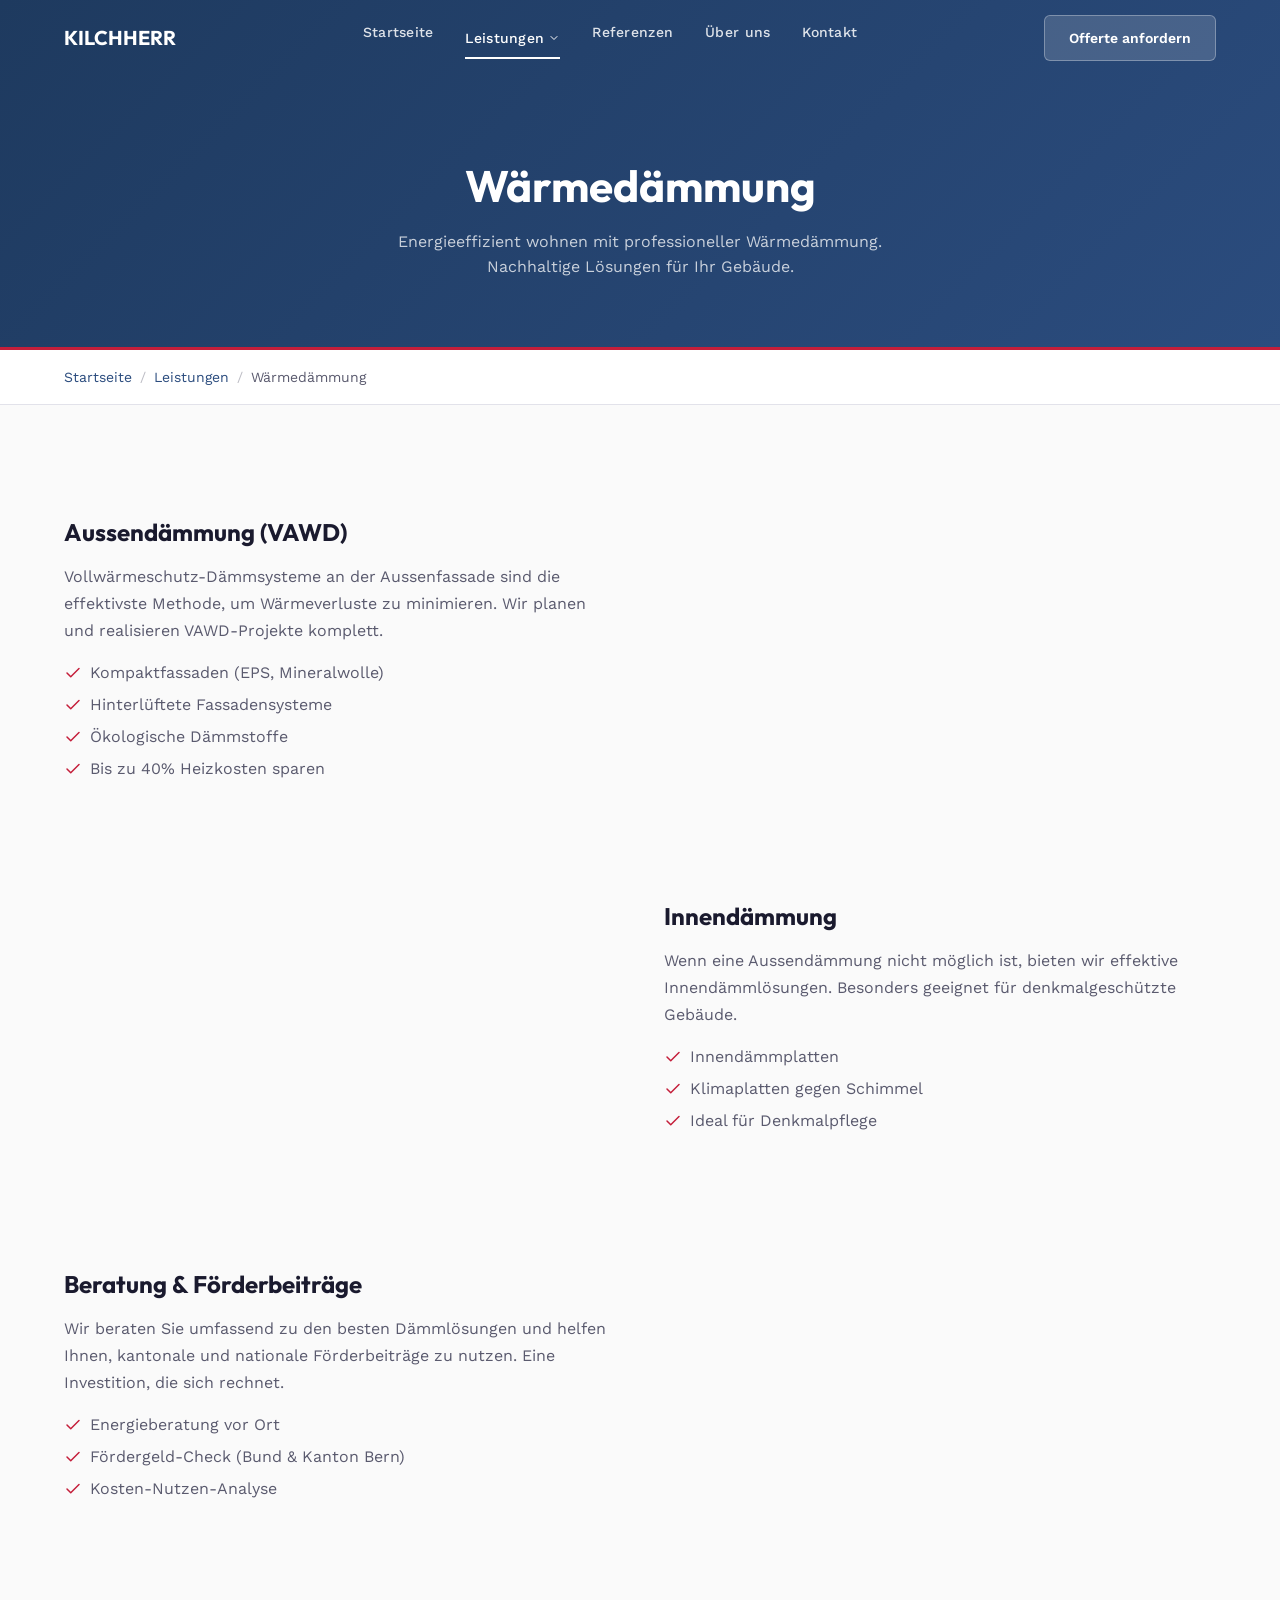
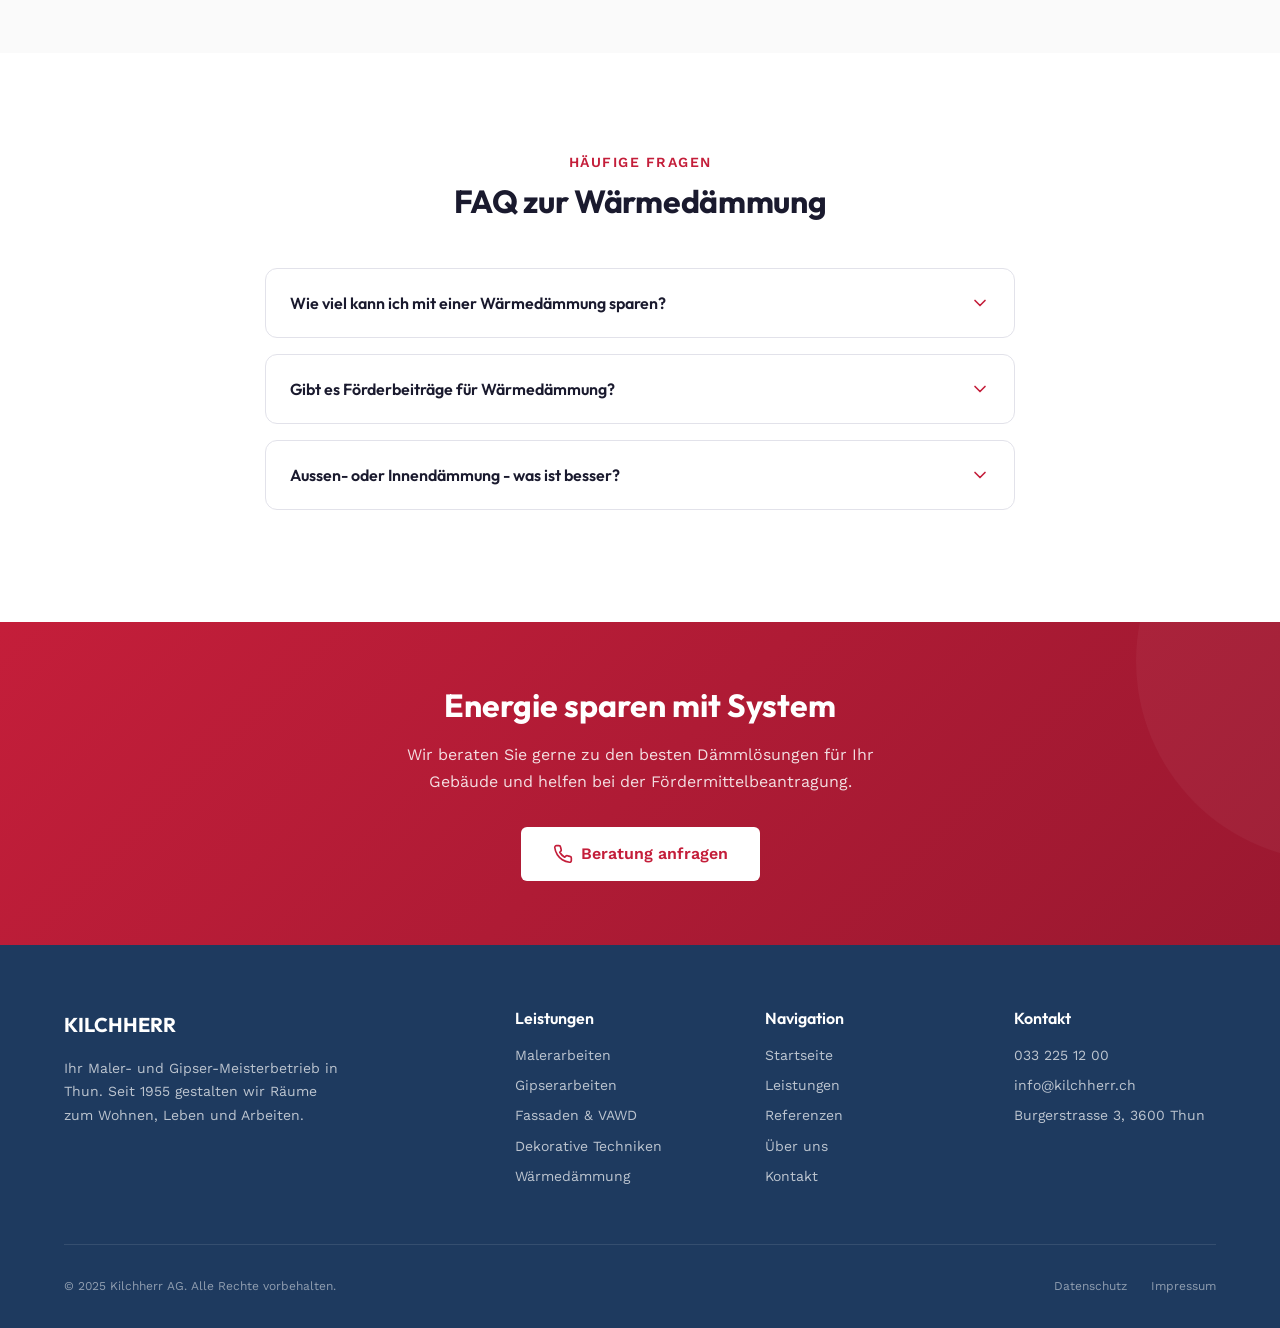
<file: leistungen/waermedaemmung.html>
<!DOCTYPE html>
<html lang="de">
<head>
  <meta charset="UTF-8">
  <meta name="viewport" content="width=device-width, initial-scale=1.0">
  <title>Wärmedämmung Thun | Kilchherr AG - VAWD & Energiesparen</title>
  <meta name="description" content="Wärmedämmung und VAWD-Systeme in Thun und Bern. Energetische Sanierung, Förderbeiträge und nachhaltige Dämmlösungen. Kilchherr AG seit 1955.">
  <meta name="robots" content="index, follow">
  <link rel="canonical" href="https://kilchherr-redesign.pages.dev/leistungen/waermedaemmung.html">
  <meta property="og:title" content="Wärmedämmung Thun | Kilchherr AG">
  <meta property="og:description" content="VAWD-Systeme und energetische Sanierung für nachhaltiges Wohnen.">
  <meta property="og:url" content="https://kilchherr-redesign.pages.dev/leistungen/waermedaemmung.html">
  <meta property="og:type" content="website">
  <meta property="og:locale" content="de_CH">
  <link href="https://fonts.googleapis.com/css2?family=Outfit:wght@400;500;600;700;800&family=Work+Sans:wght@300;400;500;600&display=swap" rel="stylesheet">
  <link rel="stylesheet" href="../style.css">
  <link rel="icon" type="image/svg+xml" href="data:image/svg+xml,<svg xmlns='http://www.w3.org/2000/svg' viewBox='0 0 32 32'><rect width='32' height='32' rx='6' fill='%23C41E3A'/><text x='50%25' y='55%25' text-anchor='middle' dominant-baseline='central' font-size='14' font-weight='bold' fill='white'>K</text></svg>">
  <script type="application/ld+json">
  {
    "@context": "https://schema.org",
    "@type": "Service",
    "name": "Wärmedämmung",
    "provider": {"@type": "HomeAndConstructionBusiness", "name": "Kilchherr AG", "telephone": "+41332251200"},
    "areaServed": ["Thun", "Bern", "Berner Oberland"],
    "description": "Wärmedämmung und VAWD-Systeme für energetische Sanierungen in Thun und Region Bern."
  }
  </script>
</head>
<body>
  <header class="site-header scrolled" id="header">
    <div class="container header-inner">
      <a href="../index.html" class="logo"><span class="logo-text">KILCHHERR</span></a>
      <nav class="main-nav" id="mainNav" aria-label="Hauptnavigation">
        <ul>
          <li><a href="../index.html">Startseite</a></li>
          <li class="nav-item"><a href="../leistungen.html" class="active">Leistungen <svg width="12" height="12" viewBox="0 0 24 24" fill="none" stroke="currentColor" stroke-width="2" stroke-linecap="round" stroke-linejoin="round"><path d="M6 9l6 6 6-6"/></svg></a>
            <div class="nav-dropdown"><a href="malerarbeiten.html">Malerarbeiten</a><a href="gipserarbeiten.html">Gipserarbeiten</a><a href="fassaden.html">Fassaden &amp; VAWD</a><a href="dekorative-techniken.html">Dekorative Techniken</a><a href="waermedaemmung.html">Wärmedämmung</a></div>
          </li>
          <li><a href="../referenzen.html">Referenzen</a></li>
          <li><a href="../ueber-uns.html">Über uns</a></li>
          <li><a href="../kontakt.html">Kontakt</a></li>
        </ul>
      </nav>
      <div class="header-cta"><a href="../kontakt.html" class="btn btn-primary">Offerte anfordern</a></div>
      <button class="mobile-toggle" id="mobileToggle" aria-label="Menu öffnen"><span></span><span></span><span></span></button>
    </div>
  </header>

  <section class="page-header">
    <div class="container">
      <h1>Wärmedämmung</h1>
      <p>Energieeffizient wohnen mit professioneller Wärmedämmung. Nachhaltige Lösungen für Ihr Gebäude.</p>
    </div>
  </section>

  <nav class="breadcrumbs"><div class="container"><ol class="breadcrumbs-list"><li><a href="../index.html">Startseite</a></li><li class="breadcrumbs-sep">/</li><li><a href="../leistungen.html">Leistungen</a></li><li class="breadcrumbs-sep">/</li><li>Wärmedämmung</li></ol></div></nav>

  <section class="section">
    <div class="container">
      <div class="service-list">
        <div class="service-item">
          <div class="service-item-content">
            <h2>Aussendämmung (VAWD)</h2>
            <p>Vollwärmeschutz-Dämmsysteme an der Aussenfassade sind die effektivste Methode, um Wärmeverluste zu minimieren. Wir planen und realisieren VAWD-Projekte komplett.</p>
            <ul class="check-list">
              <li><svg width="18" height="18" viewBox="0 0 24 24" fill="none" stroke="currentColor" stroke-width="2" stroke-linecap="round" stroke-linejoin="round"><polyline points="20 6 9 17 4 12"/></svg> Kompaktfassaden (EPS, Mineralwolle)</li>
              <li><svg width="18" height="18" viewBox="0 0 24 24" fill="none" stroke="currentColor" stroke-width="2" stroke-linecap="round" stroke-linejoin="round"><polyline points="20 6 9 17 4 12"/></svg> Hinterlüftete Fassadensysteme</li>
              <li><svg width="18" height="18" viewBox="0 0 24 24" fill="none" stroke="currentColor" stroke-width="2" stroke-linecap="round" stroke-linejoin="round"><polyline points="20 6 9 17 4 12"/></svg> Ökologische Dämmstoffe</li>
              <li><svg width="18" height="18" viewBox="0 0 24 24" fill="none" stroke="currentColor" stroke-width="2" stroke-linecap="round" stroke-linejoin="round"><polyline points="20 6 9 17 4 12"/></svg> Bis zu 40% Heizkosten sparen</li>
            </ul>
          </div>
          <div class="service-item-visual" style="background-image: url('https://images.unsplash.com/photo-1504307651254-35680f356dfd?w=800&q=80');" role="img" aria-label="Aussendämmung an einem Wohnhaus"></div>
        </div>

        <div class="service-item reversed">
          <div class="service-item-content">
            <h2>Innendämmung</h2>
            <p>Wenn eine Aussendämmung nicht möglich ist, bieten wir effektive Innendämmlösungen. Besonders geeignet für denkmalgeschützte Gebäude.</p>
            <ul class="check-list">
              <li><svg width="18" height="18" viewBox="0 0 24 24" fill="none" stroke="currentColor" stroke-width="2" stroke-linecap="round" stroke-linejoin="round"><polyline points="20 6 9 17 4 12"/></svg> Innendämmplatten</li>
              <li><svg width="18" height="18" viewBox="0 0 24 24" fill="none" stroke="currentColor" stroke-width="2" stroke-linecap="round" stroke-linejoin="round"><polyline points="20 6 9 17 4 12"/></svg> Klimaplatten gegen Schimmel</li>
              <li><svg width="18" height="18" viewBox="0 0 24 24" fill="none" stroke="currentColor" stroke-width="2" stroke-linecap="round" stroke-linejoin="round"><polyline points="20 6 9 17 4 12"/></svg> Ideal für Denkmalpflege</li>
            </ul>
          </div>
          <div class="service-item-visual" style="background-image: url('https://images.unsplash.com/photo-1486406146926-c627a92ad1ab?w=800&q=80');" role="img" aria-label="Innendämmung in einem historischen Gebäude"></div>
        </div>

        <div class="service-item">
          <div class="service-item-content">
            <h2>Beratung &amp; Förderbeiträge</h2>
            <p>Wir beraten Sie umfassend zu den besten Dämmlösungen und helfen Ihnen, kantonale und nationale Förderbeiträge zu nutzen. Eine Investition, die sich rechnet.</p>
            <ul class="check-list">
              <li><svg width="18" height="18" viewBox="0 0 24 24" fill="none" stroke="currentColor" stroke-width="2" stroke-linecap="round" stroke-linejoin="round"><polyline points="20 6 9 17 4 12"/></svg> Energieberatung vor Ort</li>
              <li><svg width="18" height="18" viewBox="0 0 24 24" fill="none" stroke="currentColor" stroke-width="2" stroke-linecap="round" stroke-linejoin="round"><polyline points="20 6 9 17 4 12"/></svg> Fördergeld-Check (Bund &amp; Kanton Bern)</li>
              <li><svg width="18" height="18" viewBox="0 0 24 24" fill="none" stroke="currentColor" stroke-width="2" stroke-linecap="round" stroke-linejoin="round"><polyline points="20 6 9 17 4 12"/></svg> Kosten-Nutzen-Analyse</li>
            </ul>
          </div>
          <div class="service-item-visual" style="background-image: url('https://images.unsplash.com/photo-1560518883-ce09059eeffa?w=800&q=80');" role="img" aria-label="Energieberatung für Gebäude"></div>
        </div>
      </div>
    </div>
  </section>

  <!-- FAQ -->
  <section class="section section-alt">
    <div class="container">
      <div class="section-header">
        <span class="section-label">Häufige Fragen</span>
        <h2>FAQ zur Wärmedämmung</h2>
      </div>
      <div class="faq-list">
        <div class="faq-item">
          <button class="faq-question">Wie viel kann ich mit einer Wärmedämmung sparen? <svg width="20" height="20" viewBox="0 0 24 24" fill="none" stroke="currentColor" stroke-width="2" stroke-linecap="round" stroke-linejoin="round"><path d="M6 9l6 6 6-6"/></svg></button>
          <div class="faq-answer"><p>Je nach Gebäude und Dämmsystem können Sie bis zu 40% der Heizkosten einsparen. Die genaue Einsparung hängt vom aktuellen Zustand, der gewählten Dämmstärke und dem Heizsystem ab.</p></div>
        </div>
        <div class="faq-item">
          <button class="faq-question">Gibt es Förderbeiträge für Wärmedämmung? <svg width="20" height="20" viewBox="0 0 24 24" fill="none" stroke="currentColor" stroke-width="2" stroke-linecap="round" stroke-linejoin="round"><path d="M6 9l6 6 6-6"/></svg></button>
          <div class="faq-answer"><p>Ja, sowohl der Bund als auch der Kanton Bern bieten Förderprogramme für energetische Sanierungen. Wir helfen Ihnen beim Fördergeld-Check und der Antragstellung.</p></div>
        </div>
        <div class="faq-item">
          <button class="faq-question">Aussen- oder Innendämmung - was ist besser? <svg width="20" height="20" viewBox="0 0 24 24" fill="none" stroke="currentColor" stroke-width="2" stroke-linecap="round" stroke-linejoin="round"><path d="M6 9l6 6 6-6"/></svg></button>
          <div class="faq-answer"><p>In der Regel ist die Aussendämmung die bessere Wahl, da sie Wärmebrücken effektiver reduziert. Bei denkmalgeschützten Gebäuden oder speziellen Situationen ist eine Innendämmung die richtige Alternative.</p></div>
        </div>
      </div>
    </div>
  </section>

  <section class="cta-banner">
    <div class="container">
      <h2>Energie sparen mit System</h2>
      <p>Wir beraten Sie gerne zu den besten Dämmlösungen für Ihr Gebäude und helfen bei der Fördermittelbeantragung.</p>
      <a href="../kontakt.html" class="btn btn-white btn-lg"><svg width="20" height="20" viewBox="0 0 24 24" fill="none" stroke="currentColor" stroke-width="2" stroke-linecap="round" stroke-linejoin="round"><path d="M22 16.92v3a2 2 0 01-2.18 2 19.79 19.79 0 01-8.63-3.07 19.5 19.5 0 01-6-6 19.79 19.79 0 01-3.07-8.67A2 2 0 014.11 2h3a2 2 0 012 1.72c.127.96.361 1.903.7 2.81a2 2 0 01-.45 2.11L8.09 9.91a16 16 0 006 6l1.27-1.27a2 2 0 012.11-.45c.907.339 1.85.573 2.81.7A2 2 0 0122 16.92z"/></svg> Beratung anfragen</a>
    </div>
  </section>

  <footer class="site-footer">
    <div class="container">
      <div class="footer-grid">
        <div class="footer-brand"><span class="logo-text" style="color:#fff; font-size:1.25rem;">KILCHHERR</span><p>Ihr Maler- und Gipser-Meisterbetrieb in Thun. Seit 1955 gestalten wir Räume zum Wohnen, Leben und Arbeiten.</p></div>
        <div class="footer-col"><h4>Leistungen</h4><a href="malerarbeiten.html">Malerarbeiten</a><a href="gipserarbeiten.html">Gipserarbeiten</a><a href="fassaden.html">Fassaden &amp; VAWD</a><a href="dekorative-techniken.html">Dekorative Techniken</a><a href="waermedaemmung.html">Wärmedämmung</a></div>
        <div class="footer-col"><h4>Navigation</h4><a href="../index.html">Startseite</a><a href="../leistungen.html">Leistungen</a><a href="../referenzen.html">Referenzen</a><a href="../ueber-uns.html">Über uns</a><a href="../kontakt.html">Kontakt</a></div>
        <div class="footer-col"><h4>Kontakt</h4><a href="tel:+41332251200">033 225 12 00</a><a href="mailto:info@kilchherr.ch">info@kilchherr.ch</a><a href="../kontakt.html">Burgerstrasse 3, 3600 Thun</a></div>
      </div>
      <div class="footer-bottom"><p>&copy; 2025 Kilchherr AG. Alle Rechte vorbehalten.</p><div class="legal-links"><a href="#">Datenschutz</a><a href="#">Impressum</a></div></div>
    </div>
  </footer>
  <script>
    document.getElementById('mobileToggle').addEventListener('click', function() { document.getElementById('mainNav').classList.toggle('active'); });
    window.addEventListener('scroll', function() { document.getElementById('header').classList.toggle('scrolled', window.scrollY > 20); });
    document.querySelectorAll('.faq-question').forEach(function(btn) {
      btn.addEventListener('click', function() { this.parentElement.classList.toggle('active'); });
    });
  </script>
</body>
</html>
</file>
<file: style.css>
/* Brand Style Guide – Kilchherr AG */
:root {
  --color-primary: #C41E3A;
  --color-primary-dark: #9A1830;
  --color-primary-light: #E8354F;
  --color-accent: #2B4C7E;
  --color-accent-light: #3D6BA8;
  --color-accent-dark: #1E3A5F;
  --color-bg: #FAFAFA;
  --color-surface: #FFFFFF;
  --color-text: #1A1A2E;
  --color-text-secondary: #5A5A6E;
  --color-border: #E2E2EA;

  --font-heading: 'Outfit', sans-serif;
  --font-body: 'Work Sans', sans-serif;

  --font-size-xs: 0.75rem;
  --font-size-small: 0.875rem;
  --font-size-base: 1rem;
  --font-size-lg: 1.125rem;
  --font-size-xl: 1.25rem;
  --font-size-2xl: 1.5rem;
  --font-size-3xl: 2rem;
  --font-size-4xl: 2.75rem;
  --font-size-5xl: 3.5rem;

  --space-xs: 0.25rem;
  --space-sm: 0.5rem;
  --space-md: 1rem;
  --space-lg: 1.5rem;
  --space-xl: 2rem;
  --space-2xl: 3rem;
  --space-3xl: 4rem;
  --space-4xl: 6rem;

  --radius: 6px;
  --radius-lg: 12px;
  --radius-xl: 16px;
  --shadow: 0 1px 3px rgba(26,26,46,0.08);
  --shadow-md: 0 4px 12px rgba(26,26,46,0.1);
  --shadow-lg: 0 8px 30px rgba(26,26,46,0.12);
}

*, *::before, *::after { box-sizing: border-box; margin: 0; padding: 0; }
html { scroll-behavior: smooth; }
body {
  font-family: var(--font-body);
  color: var(--color-text);
  background: var(--color-bg);
  line-height: 1.6;
  -webkit-font-smoothing: antialiased;
}
h1, h2, h3, h4, h5 { font-family: var(--font-heading); line-height: 1.2; font-weight: 700; }
a { text-decoration: none; color: inherit; transition: color 0.2s; }
img { max-width: 100%; height: auto; display: block; }
.container { max-width: 1200px; margin: 0 auto; padding: 0 var(--space-lg); }

/* === HEADER === */
.site-header {
  position: fixed; top: 0; left: 0; right: 0; z-index: 100;
  background: transparent;
  transition: background 0.3s, box-shadow 0.3s;
}
.site-header.scrolled {
  background: rgba(250,250,250,0.97);
  backdrop-filter: blur(12px);
  box-shadow: var(--shadow);
  border-bottom: 1px solid var(--color-border);
}
.header-inner {
  display: flex; align-items: center; justify-content: space-between;
  height: 76px;
}
.logo { display: flex; align-items: center; gap: var(--space-sm); }
.logo-img {
  height: 40px; width: auto;
}
.logo-text {
  font-family: var(--font-heading); font-weight: 700; font-size: var(--font-size-xl);
  color: var(--color-primary);
}
.site-header:not(.scrolled) .logo-text { color: #fff; }
.main-nav ul { display: flex; gap: var(--space-xl); list-style: none; }
.main-nav a {
  font-size: var(--font-size-small); font-weight: 500; color: rgba(255,255,255,0.85);
  padding: var(--space-sm) 0; position: relative; letter-spacing: 0.02em;
}
.site-header.scrolled .main-nav a { color: var(--color-text-secondary); }
.main-nav a.active,
.main-nav a:hover { color: #fff; }
.site-header.scrolled .main-nav a.active,
.site-header.scrolled .main-nav a:hover { color: var(--color-primary); }
.main-nav a::after {
  content: ''; position: absolute; bottom: -2px; left: 0; width: 0; height: 2px;
  background: var(--color-primary); transition: width 0.3s;
}
.main-nav a:hover::after,
.main-nav a.active::after { width: 100%; }
.site-header:not(.scrolled) .main-nav a::after { background: #fff; }

.header-cta .btn-primary {
  background: var(--color-primary); color: #fff;
}
.site-header:not(.scrolled) .header-cta .btn-primary {
  background: rgba(255,255,255,0.15); border: 1px solid rgba(255,255,255,0.3); color: #fff;
}
.site-header:not(.scrolled) .header-cta .btn-primary:hover {
  background: #fff; color: var(--color-primary);
}

/* Dropdown */
.nav-item { position: relative; }
.nav-item > a { display: flex; align-items: center; gap: 4px; }
.nav-dropdown {
  display: none; position: absolute; top: 100%; left: -16px;
  background: var(--color-surface); border: 1px solid var(--color-border);
  border-radius: var(--radius-lg); padding: var(--space-sm) 0;
  min-width: 220px; box-shadow: var(--shadow-lg); z-index: 110;
}
.nav-item:hover .nav-dropdown { display: block; }
.nav-dropdown a {
  display: block; padding: var(--space-sm) var(--space-lg);
  font-size: var(--font-size-small); color: var(--color-text-secondary);
  white-space: nowrap;
}
.nav-dropdown a:hover { color: var(--color-primary); background: rgba(196,30,58,0.04); }

/* Buttons */
.btn {
  display: inline-flex; align-items: center; gap: var(--space-sm);
  padding: 11px 24px; border-radius: var(--radius); font-weight: 600;
  font-size: var(--font-size-small); cursor: pointer; border: none;
  transition: all 0.2s; text-decoration: none; font-family: var(--font-body);
}
.btn-primary { background: var(--color-primary); color: #fff; }
.btn-primary:hover { background: var(--color-primary-dark); }
.btn-secondary {
  background: transparent; color: var(--color-primary);
  border: 1.5px solid var(--color-primary);
}
.btn-secondary:hover { background: var(--color-primary); color: #fff; }
.btn-outline {
  background: transparent; color: var(--color-accent);
  border: 1.5px solid var(--color-accent);
}
.btn-outline:hover { background: var(--color-accent); color: #fff; }
.btn-white {
  background: #fff; color: var(--color-primary);
}
.btn-white:hover { background: rgba(255,255,255,0.9); }
.btn-ghost {
  background: rgba(255,255,255,0.1); color: #fff;
  border: 1px solid rgba(255,255,255,0.3);
}
.btn-ghost:hover { background: rgba(255,255,255,0.2); }
.btn-lg { padding: 14px 32px; font-size: var(--font-size-base); }

/* Mobile Toggle */
.mobile-toggle { display: none; background: none; border: none; cursor: pointer; padding: 8px; }
.mobile-toggle span {
  display: block; width: 24px; height: 2px; background: #fff;
  margin: 5px 0; transition: 0.3s;
}
.site-header.scrolled .mobile-toggle span { background: var(--color-text); }

/* === HERO === */
.hero {
  position: relative; min-height: 100vh; display: flex; align-items: center;
  overflow: hidden;
}
.hero-bg {
  position: absolute; inset: 0; z-index: 0;
  background-size: cover; background-position: center;
}
.hero-bg::after {
  content: ''; position: absolute; inset: 0;
  background: linear-gradient(135deg, rgba(26,26,46,0.85) 0%, rgba(43,76,126,0.7) 100%);
}
.hero-content {
  position: relative; z-index: 2; max-width: 680px;
  padding: 160px 0 100px;
}
.hero-badge {
  display: inline-flex; align-items: center; gap: var(--space-sm);
  background: rgba(196,30,58,0.15); border: 1px solid rgba(196,30,58,0.3);
  color: rgba(255,255,255,0.9); padding: 8px 18px;
  border-radius: 100px; font-size: var(--font-size-small);
  margin-bottom: var(--space-lg); font-weight: 500;
}
.hero h1 {
  font-size: var(--font-size-5xl); color: #fff;
  margin-bottom: var(--space-lg); letter-spacing: -0.02em;
}
.hero h1 .highlight { color: var(--color-primary-light); }
.hero-subtitle {
  font-size: var(--font-size-lg); color: rgba(255,255,255,0.8);
  margin-bottom: var(--space-2xl); line-height: 1.7; max-width: 560px;
}
.hero-buttons { display: flex; gap: var(--space-md); flex-wrap: wrap; }

/* === STATS BAR === */
.stats-bar {
  background: var(--color-accent-dark);
  padding: var(--space-xl) 0;
  position: relative;
}
.stats-bar::before {
  content: ''; position: absolute; top: 0; left: 0; right: 0; height: 3px;
  background: var(--color-primary);
}
.stats-grid {
  display: grid; grid-template-columns: repeat(4, 1fr);
  gap: var(--space-xl); text-align: center;
}
.stat-item h3 {
  font-size: var(--font-size-3xl); color: #fff;
  font-family: var(--font-heading); font-weight: 700;
}
.stat-item p {
  font-size: var(--font-size-small); color: rgba(255,255,255,0.7);
  margin-top: var(--space-xs);
}

/* === SECTIONS === */
.section { padding: var(--space-4xl) 0; }
.section-alt { background: var(--color-surface); }
.section-dark { background: var(--color-accent-dark); color: #fff; }
.section-header { text-align: center; margin-bottom: var(--space-2xl); }
.section-label {
  display: inline-flex; align-items: center; gap: var(--space-sm);
  font-size: var(--font-size-small); font-weight: 600;
  color: var(--color-primary); text-transform: uppercase; letter-spacing: 1.5px;
  margin-bottom: var(--space-sm);
}
.section-header h2 {
  font-size: var(--font-size-3xl); margin-bottom: var(--space-md);
  color: var(--color-text); letter-spacing: -0.01em;
}
.section-dark .section-header h2 { color: #fff; }
.section-header p {
  color: var(--color-text-secondary); max-width: 600px; margin: 0 auto;
  line-height: 1.7;
}
.section-dark .section-header p { color: rgba(255,255,255,0.7); }

/* Page Header */
.page-header {
  background: linear-gradient(135deg, var(--color-accent-dark) 0%, var(--color-accent) 100%);
  color: #fff; padding: 160px 0 70px; text-align: center;
  position: relative;
}
.page-header::after {
  content: ''; position: absolute; bottom: 0; left: 0; right: 0; height: 3px;
  background: var(--color-primary);
}
.page-header h1 { font-size: var(--font-size-4xl); margin-bottom: var(--space-md); }
.page-header p { color: rgba(255,255,255,0.75); max-width: 540px; margin: 0 auto; }

/* Breadcrumbs */
.breadcrumbs {
  padding: var(--space-md) 0;
  border-bottom: 1px solid var(--color-border);
  background: var(--color-surface);
}
.breadcrumbs-list {
  display: flex; align-items: center; gap: var(--space-sm);
  list-style: none; font-size: var(--font-size-small);
  color: var(--color-text-secondary);
}
.breadcrumbs-list a { color: var(--color-accent); }
.breadcrumbs-list a:hover { color: var(--color-primary); }
.breadcrumbs-sep { opacity: 0.4; }

/* === FEATURE GRID 4-COL === */
.feature-grid {
  display: grid; grid-template-columns: repeat(4, 1fr);
  gap: var(--space-lg);
}
.feature-card {
  background: var(--color-surface); border: 1px solid var(--color-border);
  border-radius: var(--radius-lg); padding: var(--space-xl);
  transition: box-shadow 0.3s, transform 0.3s;
}
.feature-card:hover { box-shadow: var(--shadow-lg); transform: translateY(-4px); }
.feature-icon {
  display: inline-flex; align-items: center; justify-content: center;
  width: 52px; height: 52px; border-radius: var(--radius);
  background: rgba(196,30,58,0.08); margin-bottom: var(--space-md);
}
.feature-icon svg { color: var(--color-primary); }
.feature-card h3 {
  font-size: var(--font-size-lg); font-family: var(--font-heading);
  margin-bottom: var(--space-sm); color: var(--color-text);
}
.feature-card p {
  font-size: var(--font-size-small); color: var(--color-text-secondary);
  line-height: 1.6; margin-bottom: var(--space-md);
}
.card-link {
  display: inline-flex; align-items: center; gap: 4px;
  font-size: var(--font-size-small); font-weight: 600; color: var(--color-primary);
}
.card-link:hover { color: var(--color-primary-dark); }

/* === SERVICE LIST (Subpage) === */
.service-list { display: flex; flex-direction: column; gap: var(--space-2xl); }
.service-item {
  display: grid; grid-template-columns: 1fr 1fr; gap: var(--space-2xl);
  align-items: center;
}
.service-item.reversed { direction: rtl; }
.service-item.reversed > * { direction: ltr; }
.service-item-content h2 {
  font-size: var(--font-size-2xl); color: var(--color-text);
  margin-bottom: var(--space-md);
}
.service-item-content p {
  color: var(--color-text-secondary); line-height: 1.7;
  margin-bottom: var(--space-md);
}
.service-item-visual {
  border-radius: var(--radius-xl); min-height: 320px;
  background-size: cover; background-position: center;
  overflow: hidden;
}
.check-list { list-style: none; margin-bottom: var(--space-lg); }
.check-list li {
  display: flex; align-items: flex-start; gap: var(--space-sm);
  font-size: var(--font-size-base); color: var(--color-text-secondary);
  margin-bottom: var(--space-sm); line-height: 1.5;
}
.check-list li svg { flex-shrink: 0; margin-top: 3px; color: var(--color-primary); }

/* === TEXT + IMAGE === */
.text-image {
  display: grid; grid-template-columns: 1fr 1fr; gap: var(--space-2xl);
  align-items: center;
}
.text-image.reversed { direction: rtl; }
.text-image.reversed > * { direction: ltr; }
.text-image-content h2 {
  font-size: var(--font-size-3xl); color: var(--color-text);
  margin-bottom: var(--space-md);
}
.text-image-content p {
  color: var(--color-text-secondary); margin-bottom: var(--space-md);
  line-height: 1.7;
}
.text-image-visual {
  border-radius: var(--radius-xl); min-height: 400px;
  background-size: cover; background-position: center; overflow: hidden;
}

/* === REFERENZEN === */
.ref-categories {
  display: flex; gap: var(--space-sm); flex-wrap: wrap;
  justify-content: center; margin-bottom: var(--space-2xl);
}
.ref-cat-btn {
  padding: 8px 20px; border-radius: 100px; font-size: var(--font-size-small);
  font-weight: 500; border: 1px solid var(--color-border); background: var(--color-surface);
  cursor: pointer; transition: all 0.2s; font-family: var(--font-body);
  color: var(--color-text-secondary);
}
.ref-cat-btn:hover,
.ref-cat-btn.active { background: var(--color-primary); color: #fff; border-color: var(--color-primary); }

.ref-grid {
  display: grid; grid-template-columns: repeat(3, 1fr);
  gap: var(--space-lg);
}
.ref-card {
  background: var(--color-surface); border: 1px solid var(--color-border);
  border-radius: var(--radius-lg); overflow: hidden;
  transition: box-shadow 0.3s, transform 0.3s;
}
.ref-card:hover { box-shadow: var(--shadow-lg); transform: translateY(-4px); }
.ref-card-img {
  height: 220px; background-size: cover; background-position: center;
  position: relative;
}
.ref-card-tag {
  position: absolute; top: var(--space-md); left: var(--space-md);
  background: var(--color-primary); color: #fff; padding: 4px 12px;
  border-radius: 100px; font-size: var(--font-size-xs); font-weight: 600;
}
.ref-card-body { padding: var(--space-lg); }
.ref-card-body h3 {
  font-family: var(--font-heading); font-size: var(--font-size-lg);
  color: var(--color-text); margin-bottom: var(--space-sm);
}
.ref-card-body p {
  font-size: var(--font-size-small); color: var(--color-text-secondary);
  margin-bottom: var(--space-md); line-height: 1.6;
}

/* === HIGHLIGHT / HERMES === */
.highlight-project {
  display: grid; grid-template-columns: 1.2fr 0.8fr;
  gap: var(--space-2xl); align-items: center;
}
.highlight-img {
  border-radius: var(--radius-xl); min-height: 450px;
  background-size: cover; background-position: center;
  position: relative;
}
.highlight-badge {
  position: absolute; top: var(--space-lg); left: var(--space-lg);
  background: var(--color-primary); color: #fff; padding: 8px 20px;
  border-radius: 100px; font-size: var(--font-size-small); font-weight: 600;
}
.highlight-content h2 {
  font-size: var(--font-size-3xl); color: var(--color-text);
  margin-bottom: var(--space-md);
}
.highlight-content p {
  color: var(--color-text-secondary); line-height: 1.7;
  margin-bottom: var(--space-md);
}

/* === TEAM === */
.team-grid {
  display: grid; grid-template-columns: repeat(4, 1fr);
  gap: var(--space-lg);
}
.team-card {
  text-align: center; background: var(--color-surface);
  border: 1px solid var(--color-border); border-radius: var(--radius-lg);
  padding: var(--space-xl); transition: box-shadow 0.3s;
}
.team-card:hover { box-shadow: var(--shadow-md); }
.team-avatar {
  width: 100px; height: 100px; border-radius: 50%;
  background: linear-gradient(135deg, rgba(196,30,58,0.1), rgba(43,76,126,0.1));
  margin: 0 auto var(--space-md);
  display: flex; align-items: center; justify-content: center;
}
.team-card h3 {
  font-family: var(--font-heading); font-size: var(--font-size-lg);
  color: var(--color-text); margin-bottom: var(--space-xs);
}
.team-card .role {
  font-size: var(--font-size-small); color: var(--color-primary);
  font-weight: 500;
}

/* === TIMELINE === */
.timeline {
  position: relative; padding-left: 40px;
  max-width: 700px; margin: 0 auto;
}
.timeline::before {
  content: ''; position: absolute; left: 15px; top: 0; bottom: 0;
  width: 2px; background: var(--color-border);
}
.timeline-item {
  position: relative; margin-bottom: var(--space-2xl);
  padding-left: var(--space-xl);
}
.timeline-item::before {
  content: ''; position: absolute; left: -33px; top: 6px;
  width: 14px; height: 14px; border-radius: 50%;
  background: var(--color-primary); border: 3px solid var(--color-bg);
}
.timeline-year {
  font-family: var(--font-heading); font-weight: 700;
  font-size: var(--font-size-xl); color: var(--color-primary);
  margin-bottom: var(--space-xs);
}
.timeline-item h3 {
  font-size: var(--font-size-lg); color: var(--color-text);
  margin-bottom: var(--space-sm);
}
.timeline-item p {
  font-size: var(--font-size-base); color: var(--color-text-secondary);
  line-height: 1.6;
}

/* === CONTACT === */
.contact-grid {
  display: grid; grid-template-columns: 1fr 1fr;
  gap: var(--space-2xl);
}
.contact-info h3 {
  font-family: var(--font-heading); font-size: var(--font-size-2xl);
  color: var(--color-text); margin-bottom: var(--space-md);
}
.contact-item {
  display: flex; gap: var(--space-md); margin-bottom: var(--space-lg);
}
.contact-item-icon {
  flex-shrink: 0; width: 48px; height: 48px; border-radius: var(--radius);
  background: rgba(196,30,58,0.08);
  display: flex; align-items: center; justify-content: center;
}
.contact-item-icon svg { color: var(--color-primary); }
.contact-item-text h4 {
  font-family: var(--font-heading); font-size: var(--font-size-base);
  margin-bottom: var(--space-xs); color: var(--color-text);
}
.contact-item-text p, .contact-item-text a {
  font-size: var(--font-size-small); color: var(--color-text-secondary);
}
.contact-item-text a:hover { color: var(--color-primary); }
.contact-form {
  background: var(--color-surface); border: 1px solid var(--color-border);
  border-radius: var(--radius-xl); padding: var(--space-xl);
}
.contact-form h3 {
  font-family: var(--font-heading); font-size: var(--font-size-2xl);
  margin-bottom: var(--space-lg); color: var(--color-text);
}
.form-row { display: grid; grid-template-columns: 1fr 1fr; gap: var(--space-md); }
.form-group { margin-bottom: var(--space-md); }
.form-group label {
  display: block; font-size: var(--font-size-small); font-weight: 600;
  color: var(--color-text); margin-bottom: var(--space-xs);
}
.form-group input, .form-group select, .form-group textarea {
  width: 100%; padding: 11px 14px; border: 1px solid var(--color-border);
  border-radius: var(--radius); font-family: var(--font-body);
  font-size: var(--font-size-base); background: var(--color-bg);
  transition: border-color 0.2s;
}
.form-group input:focus, .form-group select:focus, .form-group textarea:focus {
  outline: none; border-color: var(--color-primary);
  box-shadow: 0 0 0 3px rgba(196,30,58,0.08);
}

/* === CTA BANNER === */
.cta-banner {
  background: linear-gradient(135deg, var(--color-primary) 0%, var(--color-primary-dark) 100%);
  color: #fff; text-align: center; padding: var(--space-3xl) var(--space-lg);
  position: relative; overflow: hidden;
}
.cta-banner::before {
  content: ''; position: absolute; top: -50%; right: -20%; width: 400px; height: 400px;
  border-radius: 50%; background: rgba(255,255,255,0.04);
}
.cta-banner h2 {
  font-size: var(--font-size-3xl); margin-bottom: var(--space-md);
  position: relative;
}
.cta-banner p {
  opacity: 0.85; max-width: 520px; margin: 0 auto var(--space-xl);
  position: relative; line-height: 1.7;
}
.cta-banner .btn { position: relative; }

/* === FAQ === */
.faq-list { max-width: 750px; margin: 0 auto; }
.faq-item {
  border: 1px solid var(--color-border); border-radius: var(--radius-lg);
  margin-bottom: var(--space-md); background: var(--color-surface);
  overflow: hidden;
}
.faq-question {
  display: flex; justify-content: space-between; align-items: center;
  padding: var(--space-lg); cursor: pointer; font-weight: 600;
  font-size: var(--font-size-base); color: var(--color-text);
  background: none; border: none; width: 100%; text-align: left;
  font-family: var(--font-heading);
}
.faq-question svg { transition: transform 0.3s; flex-shrink: 0; color: var(--color-primary); }
.faq-item.active .faq-question svg { transform: rotate(180deg); }
.faq-answer {
  max-height: 0; overflow: hidden; transition: max-height 0.3s;
  padding: 0 var(--space-lg);
}
.faq-item.active .faq-answer {
  max-height: 300px; padding-bottom: var(--space-lg);
}
.faq-answer p {
  color: var(--color-text-secondary); line-height: 1.7;
  font-size: var(--font-size-base);
}

/* === MAP === */
.map-container {
  border-radius: var(--radius-xl); overflow: hidden;
  height: 350px; border: 1px solid var(--color-border);
}
.map-container iframe { width: 100%; height: 100%; border: none; }

/* === FOOTER === */
.site-footer {
  background: var(--color-accent-dark); color: #fff;
  padding: var(--space-3xl) 0 var(--space-xl);
}
.footer-grid {
  display: grid; grid-template-columns: 2fr 1fr 1fr 1fr;
  gap: var(--space-2xl); margin-bottom: var(--space-2xl);
}
.footer-brand p {
  opacity: 0.7; font-size: var(--font-size-small); margin-top: var(--space-md);
  line-height: 1.7; max-width: 280px;
}
.footer-col h4 {
  font-family: var(--font-heading); margin-bottom: var(--space-md);
  font-size: var(--font-size-base); font-weight: 600;
}
.footer-col a {
  display: block; font-size: var(--font-size-small);
  opacity: 0.7; margin-bottom: var(--space-sm);
}
.footer-col a:hover { opacity: 1; color: var(--color-primary-light); }
.social-links { display: flex; gap: var(--space-sm); margin-top: var(--space-md); }
.social-links a {
  display: inline-flex; align-items: center; justify-content: center;
  width: 36px; height: 36px; border-radius: var(--radius);
  background: rgba(255,255,255,0.08); color: #fff;
  transition: background 0.2s;
}
.social-links a:hover { background: var(--color-primary); }
.footer-bottom {
  display: flex; justify-content: space-between; align-items: center;
  padding-top: var(--space-xl); border-top: 1px solid rgba(255,255,255,0.1);
}
.footer-bottom p { font-size: var(--font-size-xs); opacity: 0.5; }
.legal-links { display: flex; gap: var(--space-lg); }
.legal-links a { font-size: var(--font-size-xs); opacity: 0.5; }
.legal-links a:hover { opacity: 1; }

/* === PARTNER LOGOS === */
.partner-logos {
  display: flex; align-items: center; justify-content: center;
  gap: var(--space-2xl); flex-wrap: wrap;
}
.partner-logo {
  opacity: 0.4; transition: opacity 0.3s;
  font-family: var(--font-heading); font-size: var(--font-size-xl);
  font-weight: 700; color: var(--color-text-secondary);
}
.partner-logo:hover { opacity: 0.8; }

/* === RESPONSIVE === */
@media (max-width: 968px) {
  .feature-grid { grid-template-columns: repeat(2, 1fr); }
  .highlight-project { grid-template-columns: 1fr; }
  .highlight-img { min-height: 300px; }
  .team-grid { grid-template-columns: repeat(2, 1fr); }
  .ref-grid { grid-template-columns: repeat(2, 1fr); }
  .service-item { grid-template-columns: 1fr; }
  .service-item.reversed { direction: ltr; }
}
@media (max-width: 768px) {
  .hero h1 { font-size: var(--font-size-3xl); }
  .hero-content { padding: 120px 0 70px; }
  .stats-grid { grid-template-columns: repeat(2, 1fr); }
  .text-image { grid-template-columns: 1fr; }
  .text-image.reversed { direction: ltr; }
  .text-image-visual { min-height: 280px; }
  .contact-grid { grid-template-columns: 1fr; }
  .footer-grid { grid-template-columns: 1fr 1fr; }
  .form-row { grid-template-columns: 1fr; }
  .page-header { padding: 130px 0 50px; }
  .page-header h1 { font-size: var(--font-size-2xl); }
  .section-header h2 { font-size: var(--font-size-2xl); }
  .main-nav {
    display: none; position: fixed; top: 76px; left: 0; right: 0;
    background: var(--color-bg); padding: var(--space-lg);
    border-bottom: 1px solid var(--color-border); box-shadow: var(--shadow-lg);
  }
  .main-nav.active { display: block; }
  .main-nav ul { flex-direction: column; gap: var(--space-md); }
  .main-nav a { color: var(--color-text-secondary) !important; }
  .main-nav a.active, .main-nav a:hover { color: var(--color-primary) !important; }
  .mobile-toggle { display: block; }
  .header-cta { display: none; }
  .nav-dropdown { position: static; box-shadow: none; border: none; padding-left: var(--space-md); min-width: auto; display: block; }
}
@media (max-width: 480px) {
  .feature-grid { grid-template-columns: 1fr; }
  .stats-grid { grid-template-columns: 1fr 1fr; gap: var(--space-md); }
  .team-grid { grid-template-columns: 1fr; }
  .ref-grid { grid-template-columns: 1fr; }
  .footer-grid { grid-template-columns: 1fr; }
  .hero-buttons { flex-direction: column; }
  .footer-bottom { flex-direction: column; gap: var(--space-md); text-align: center; }
}
</file>
